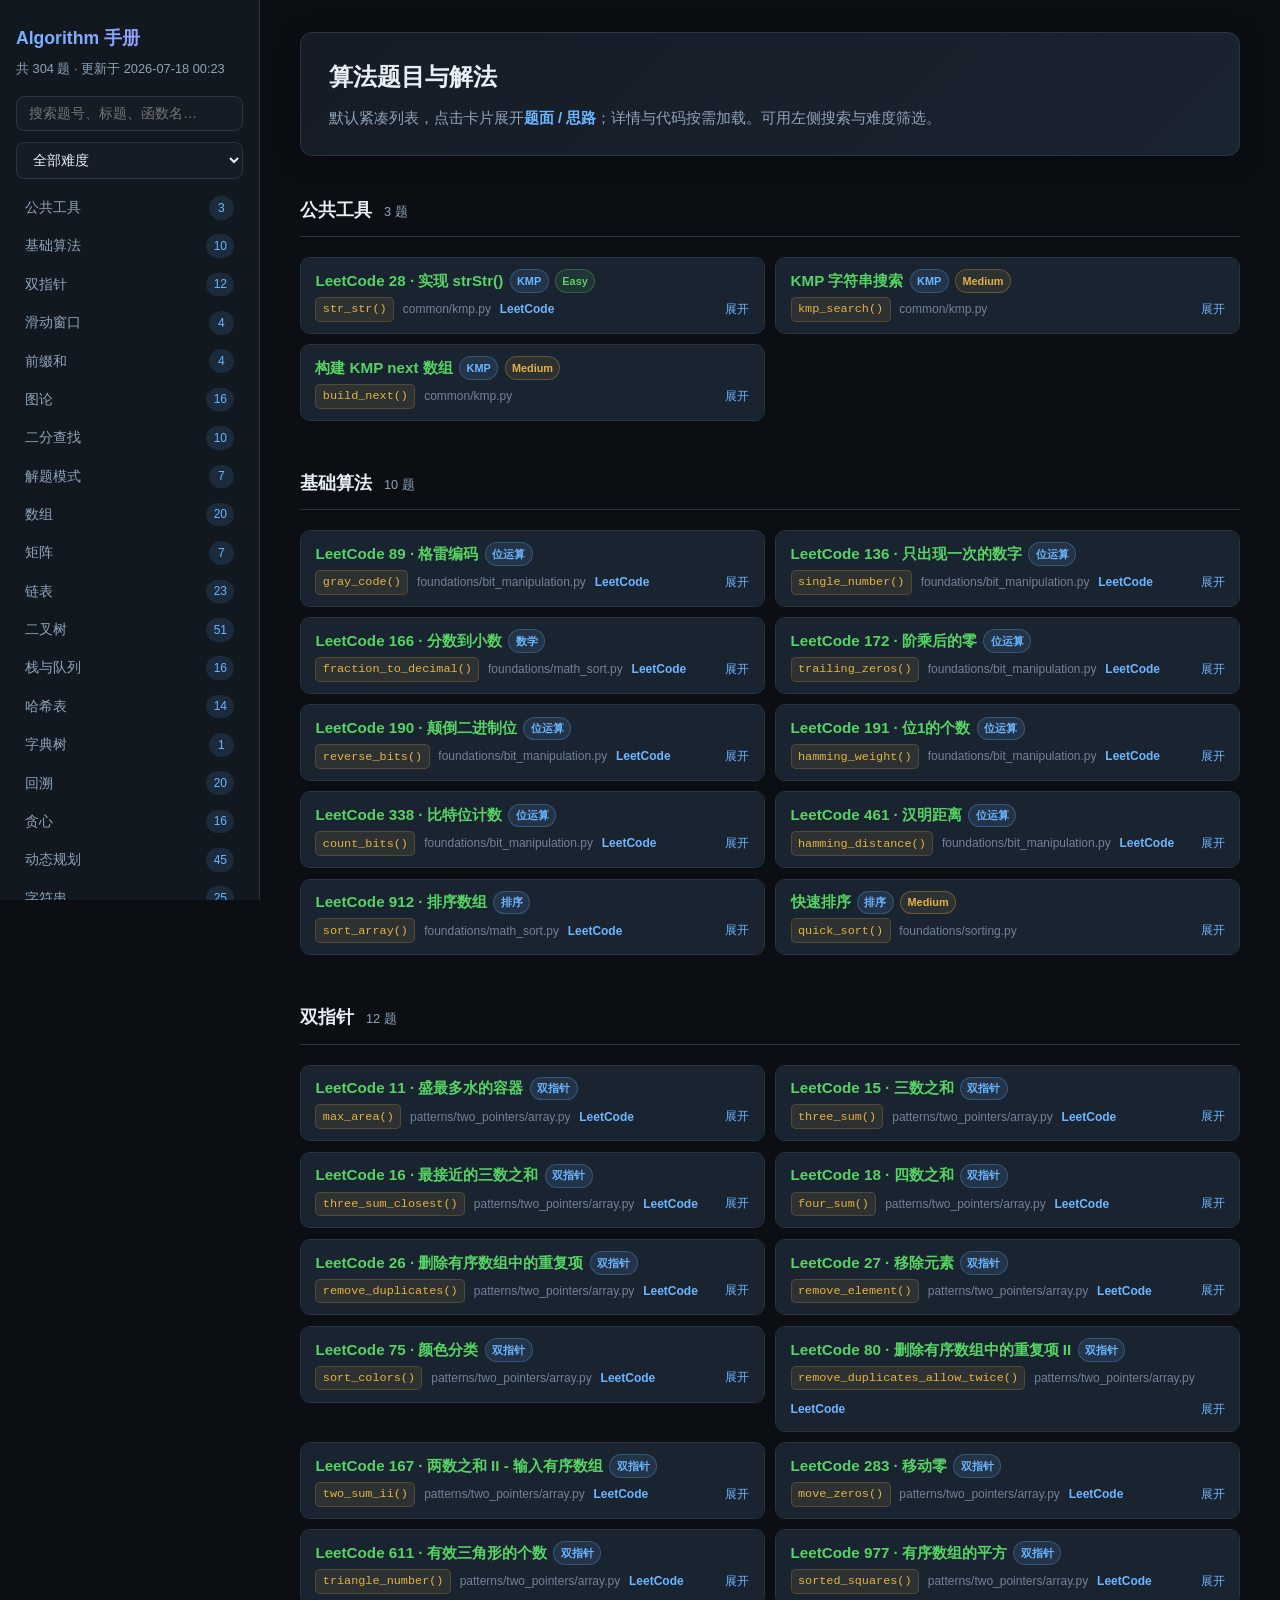
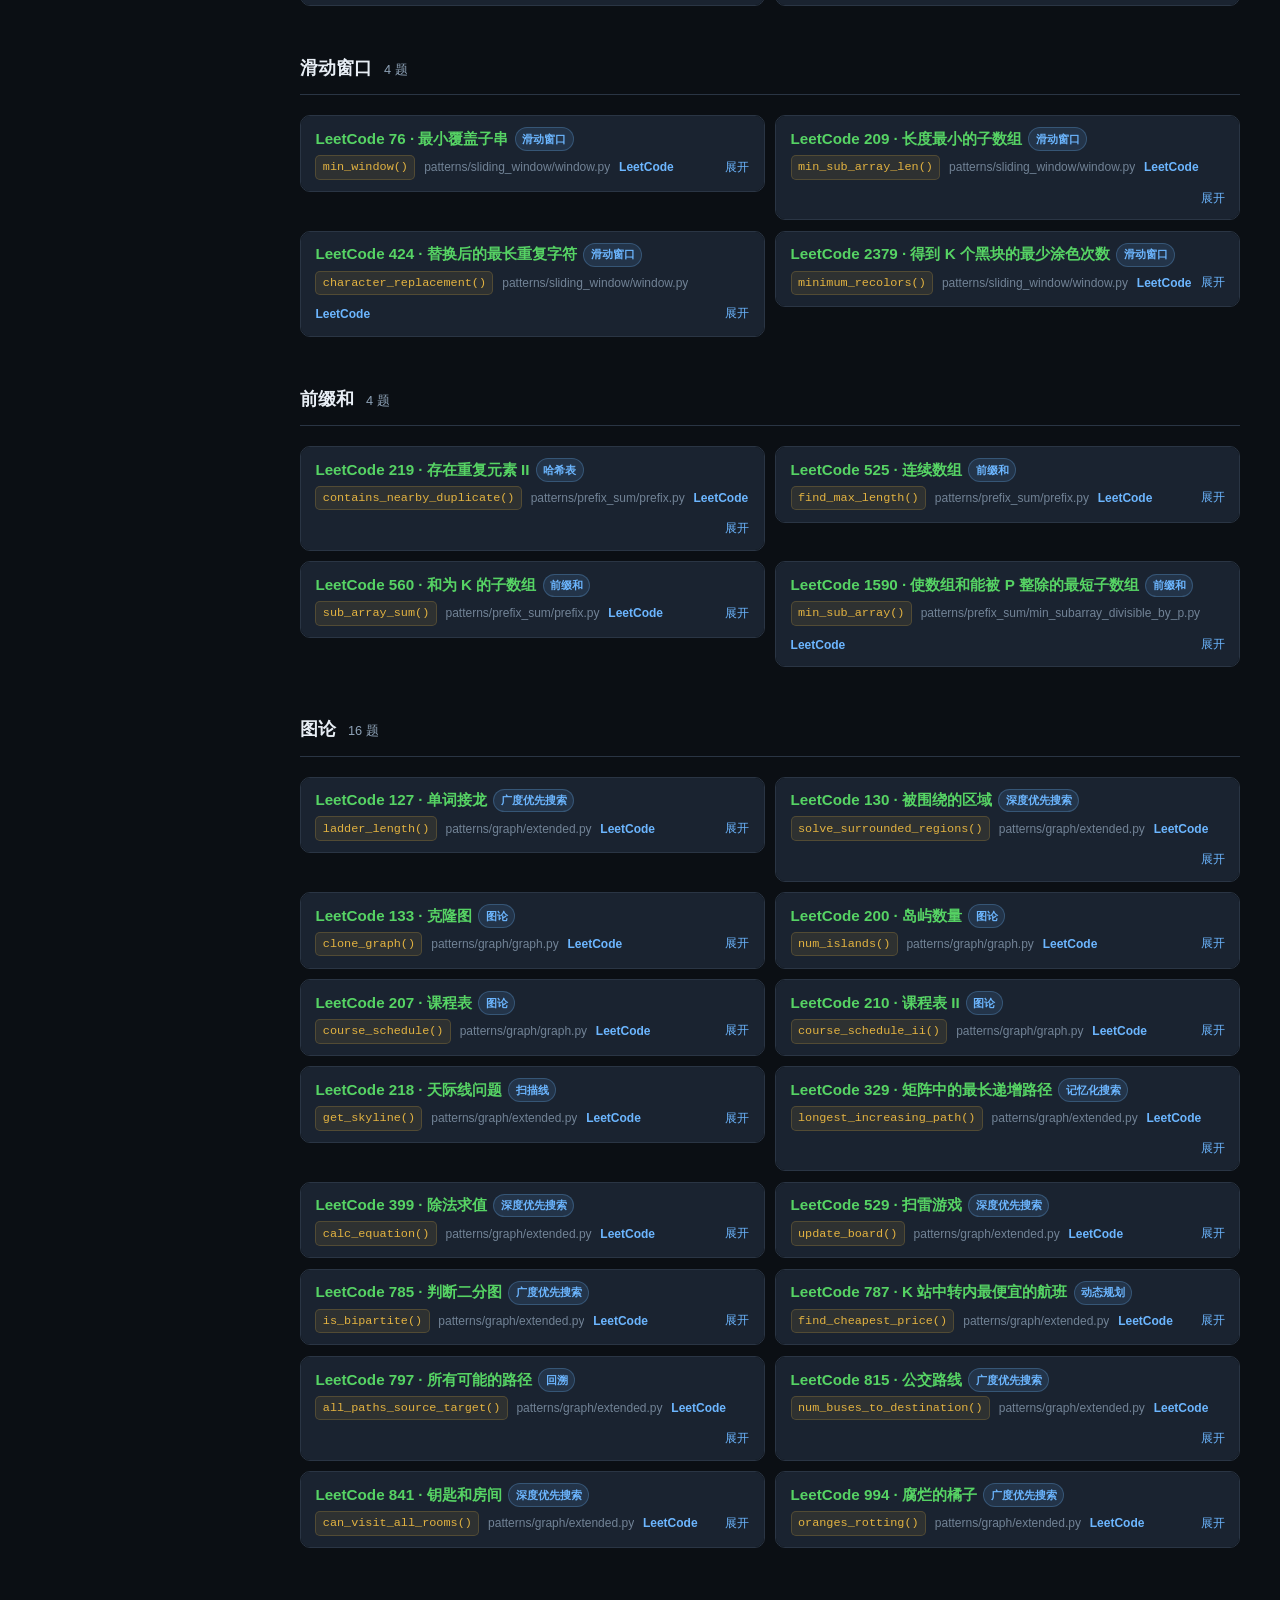
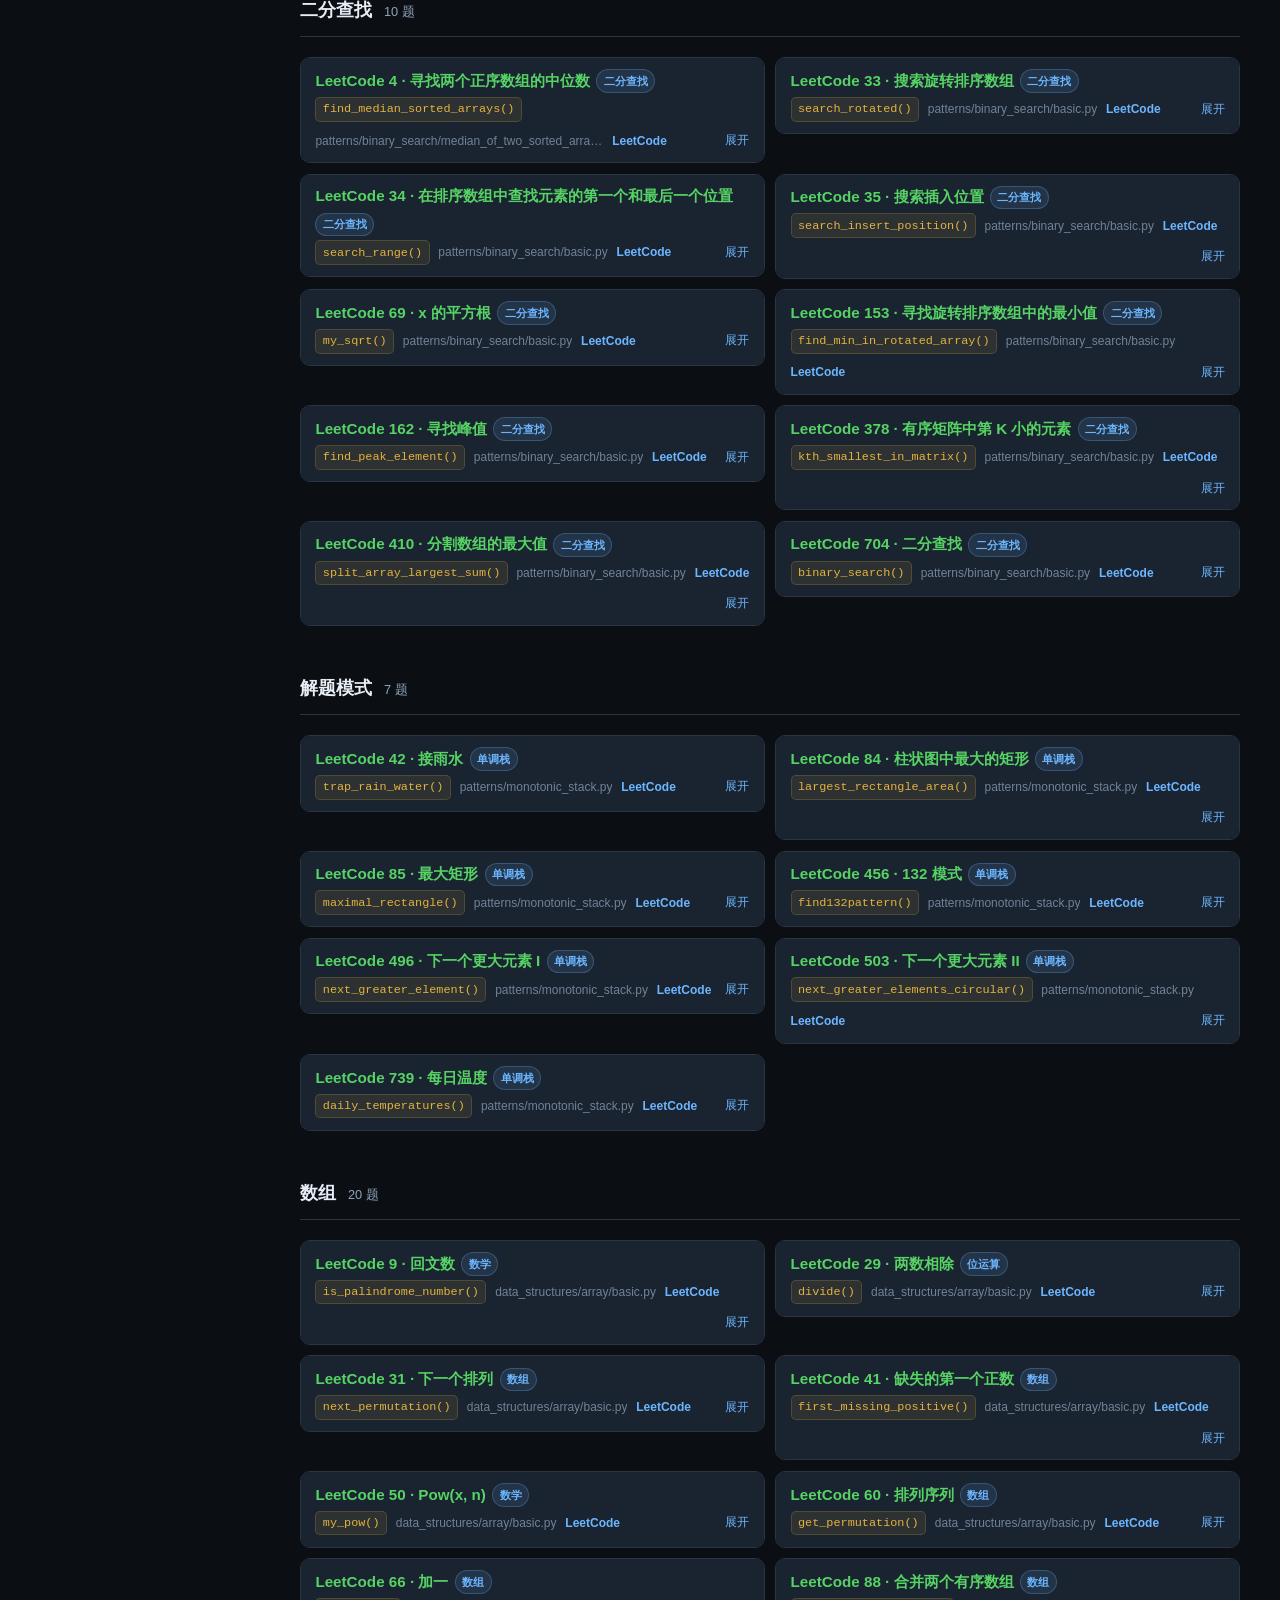
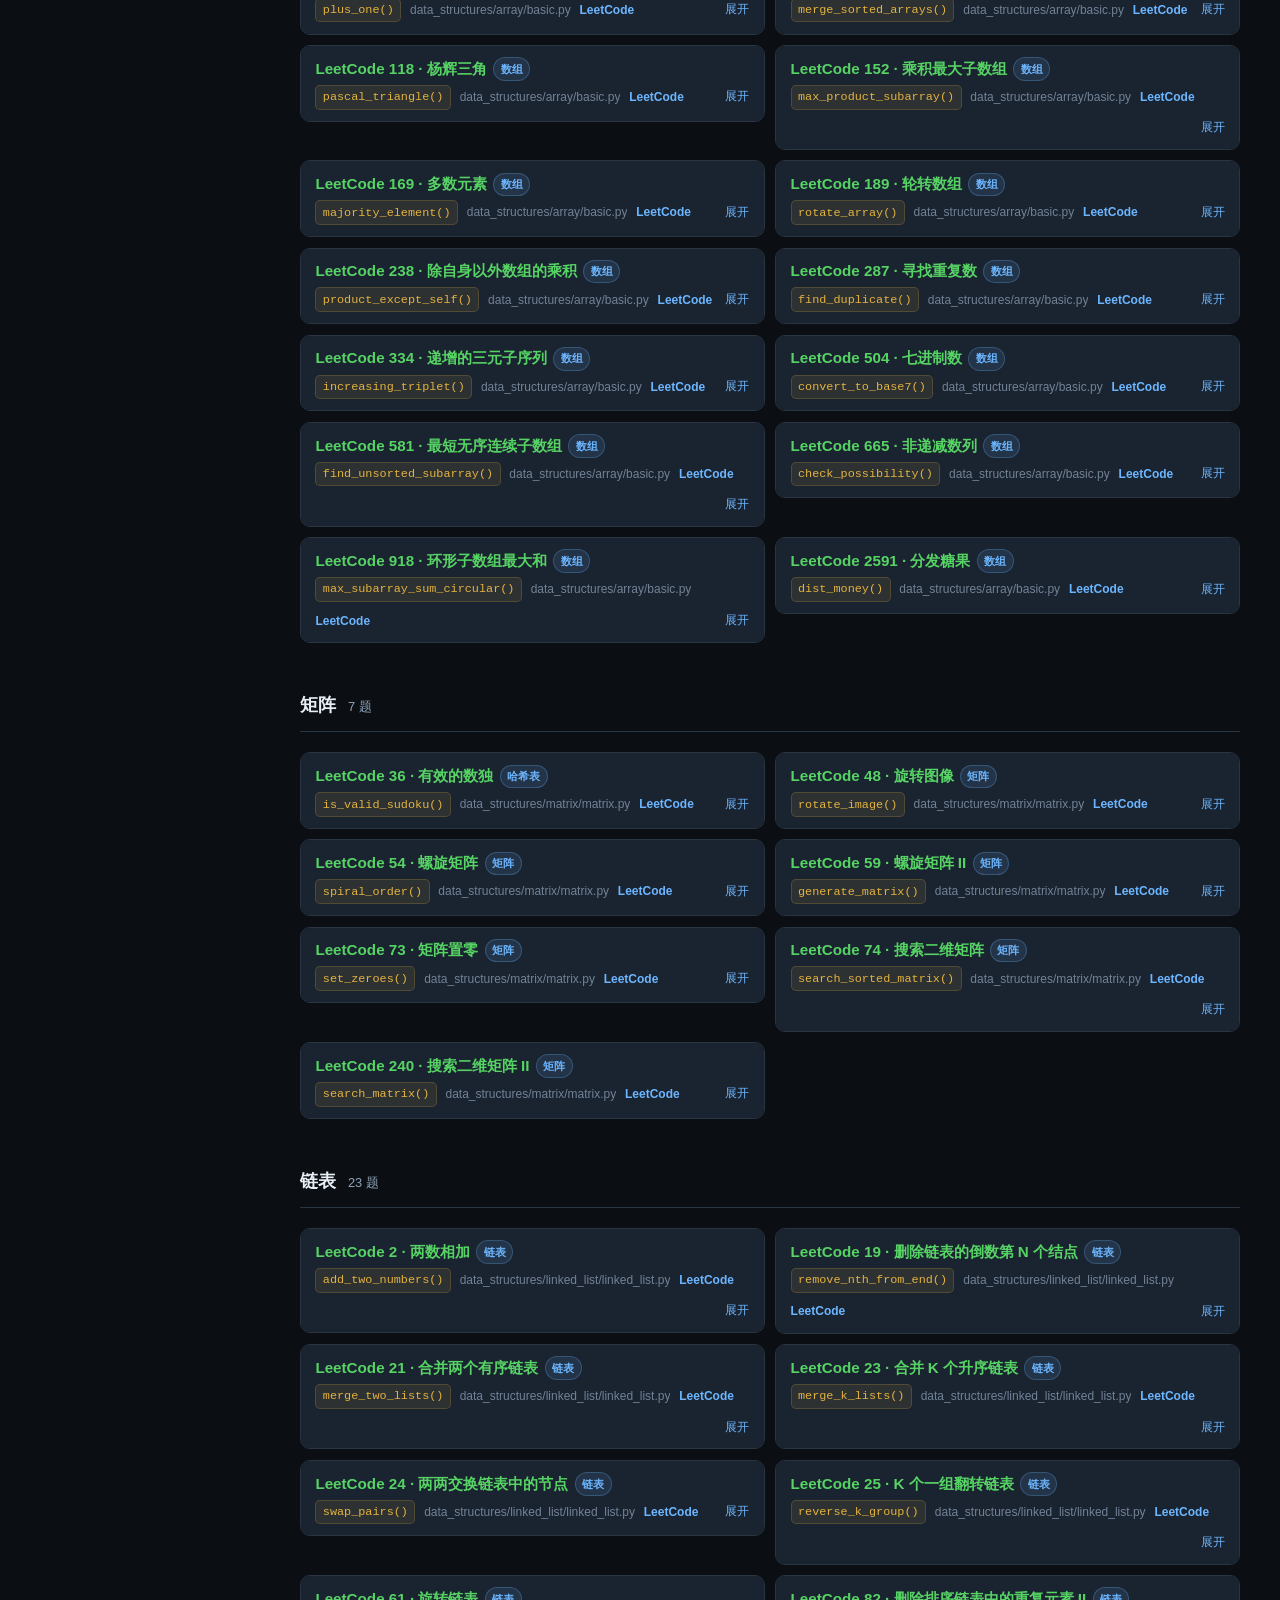
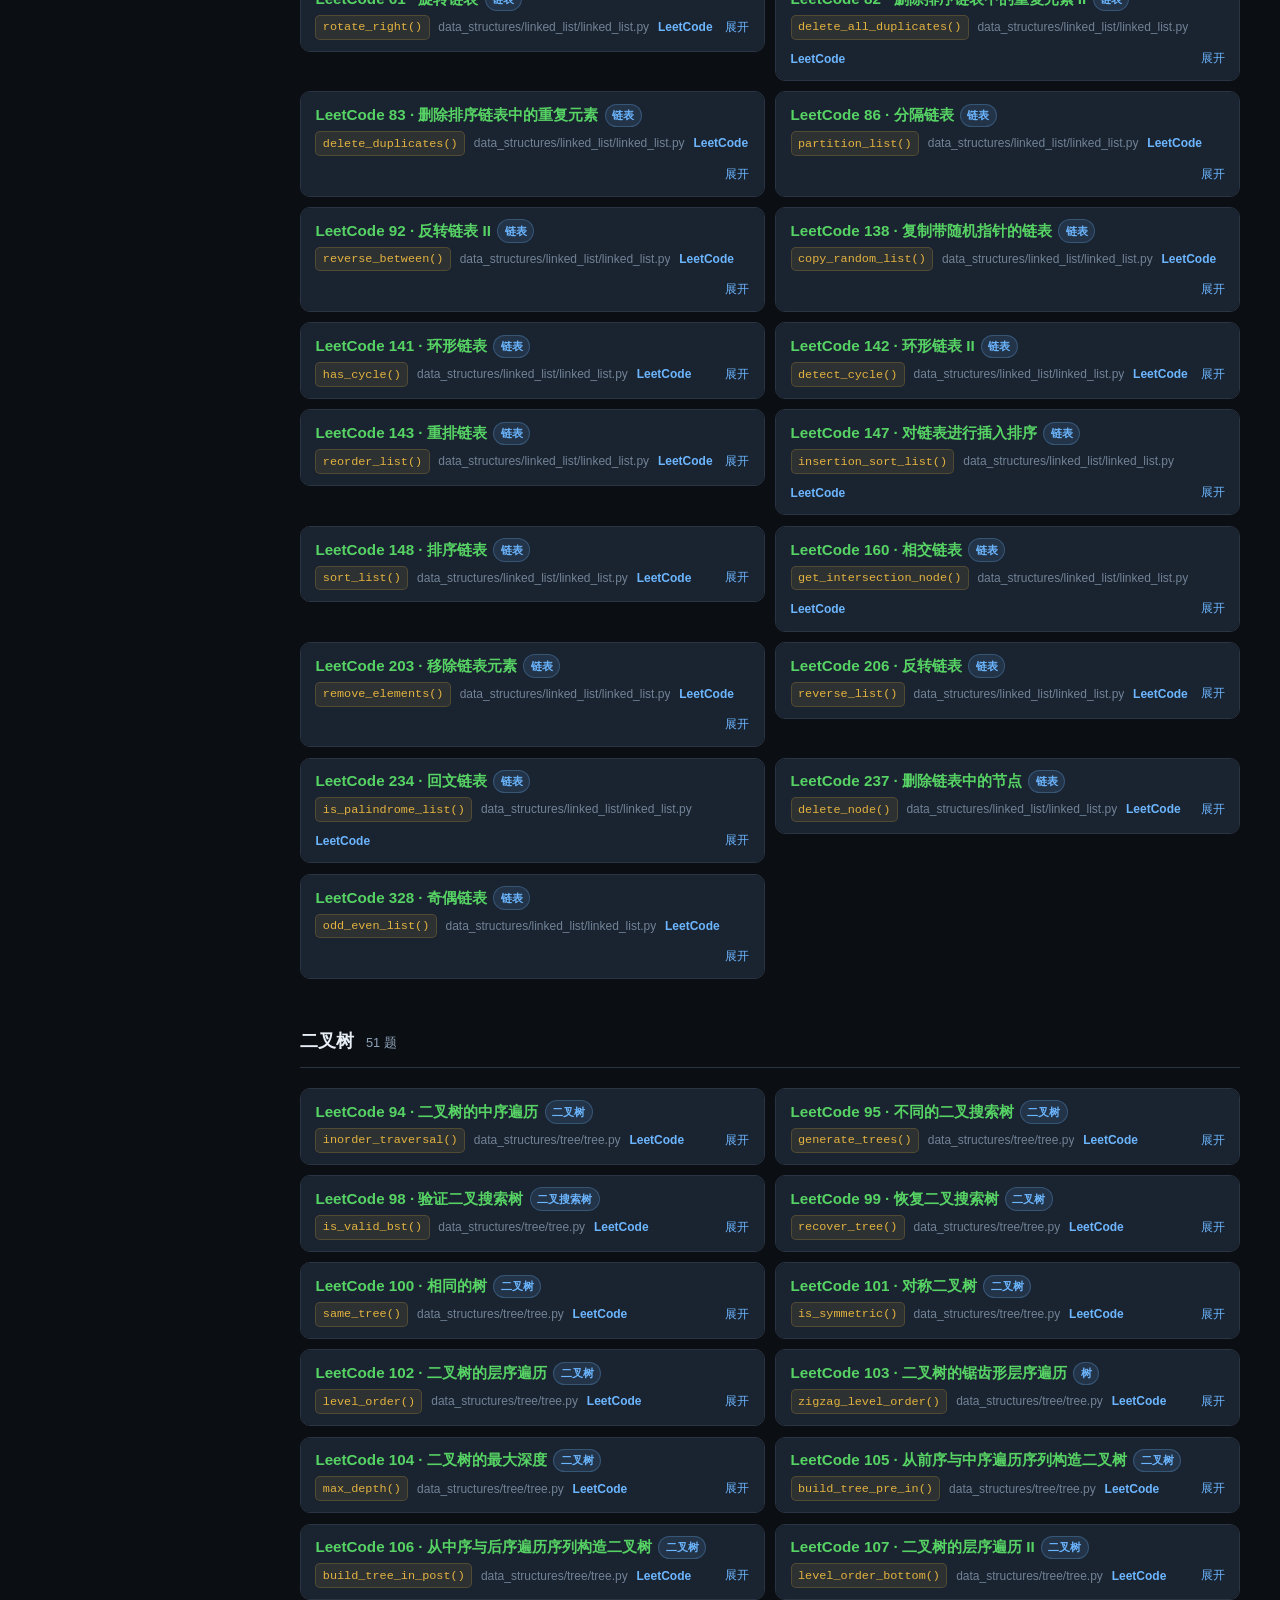
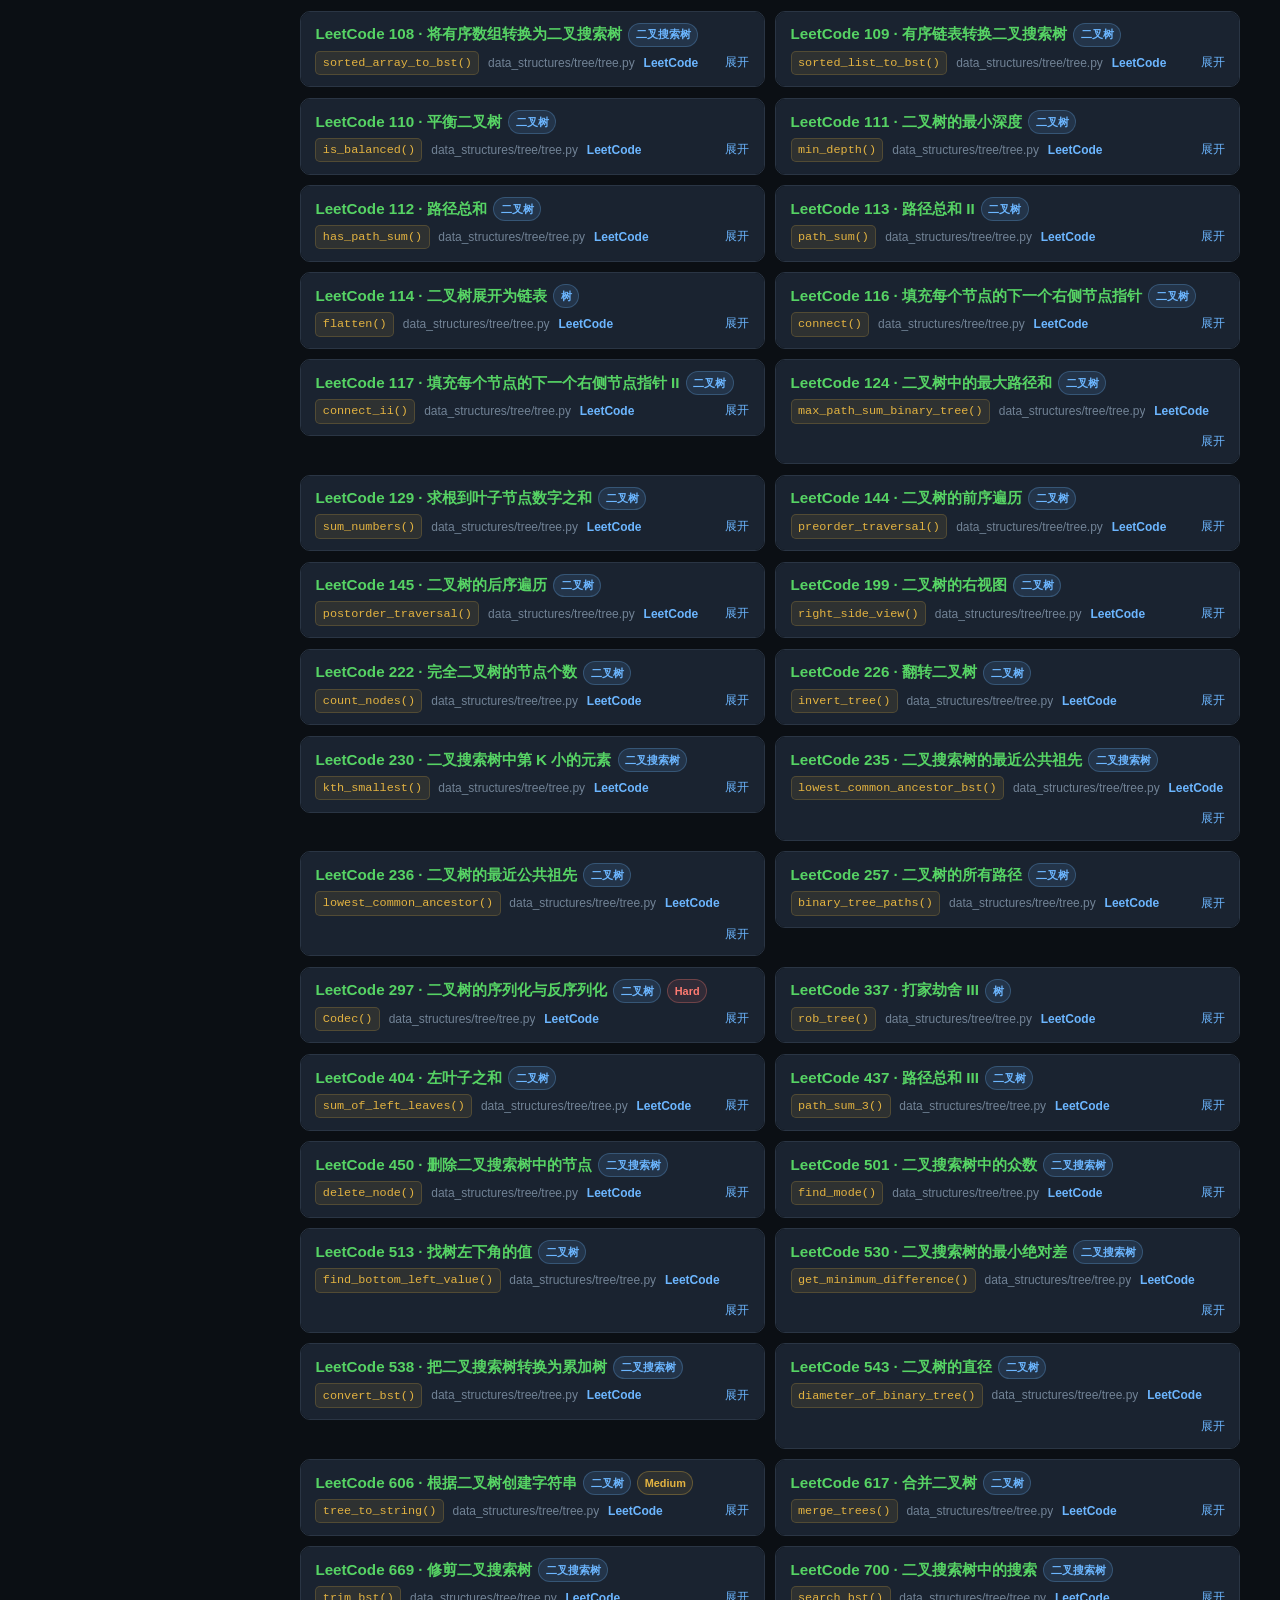
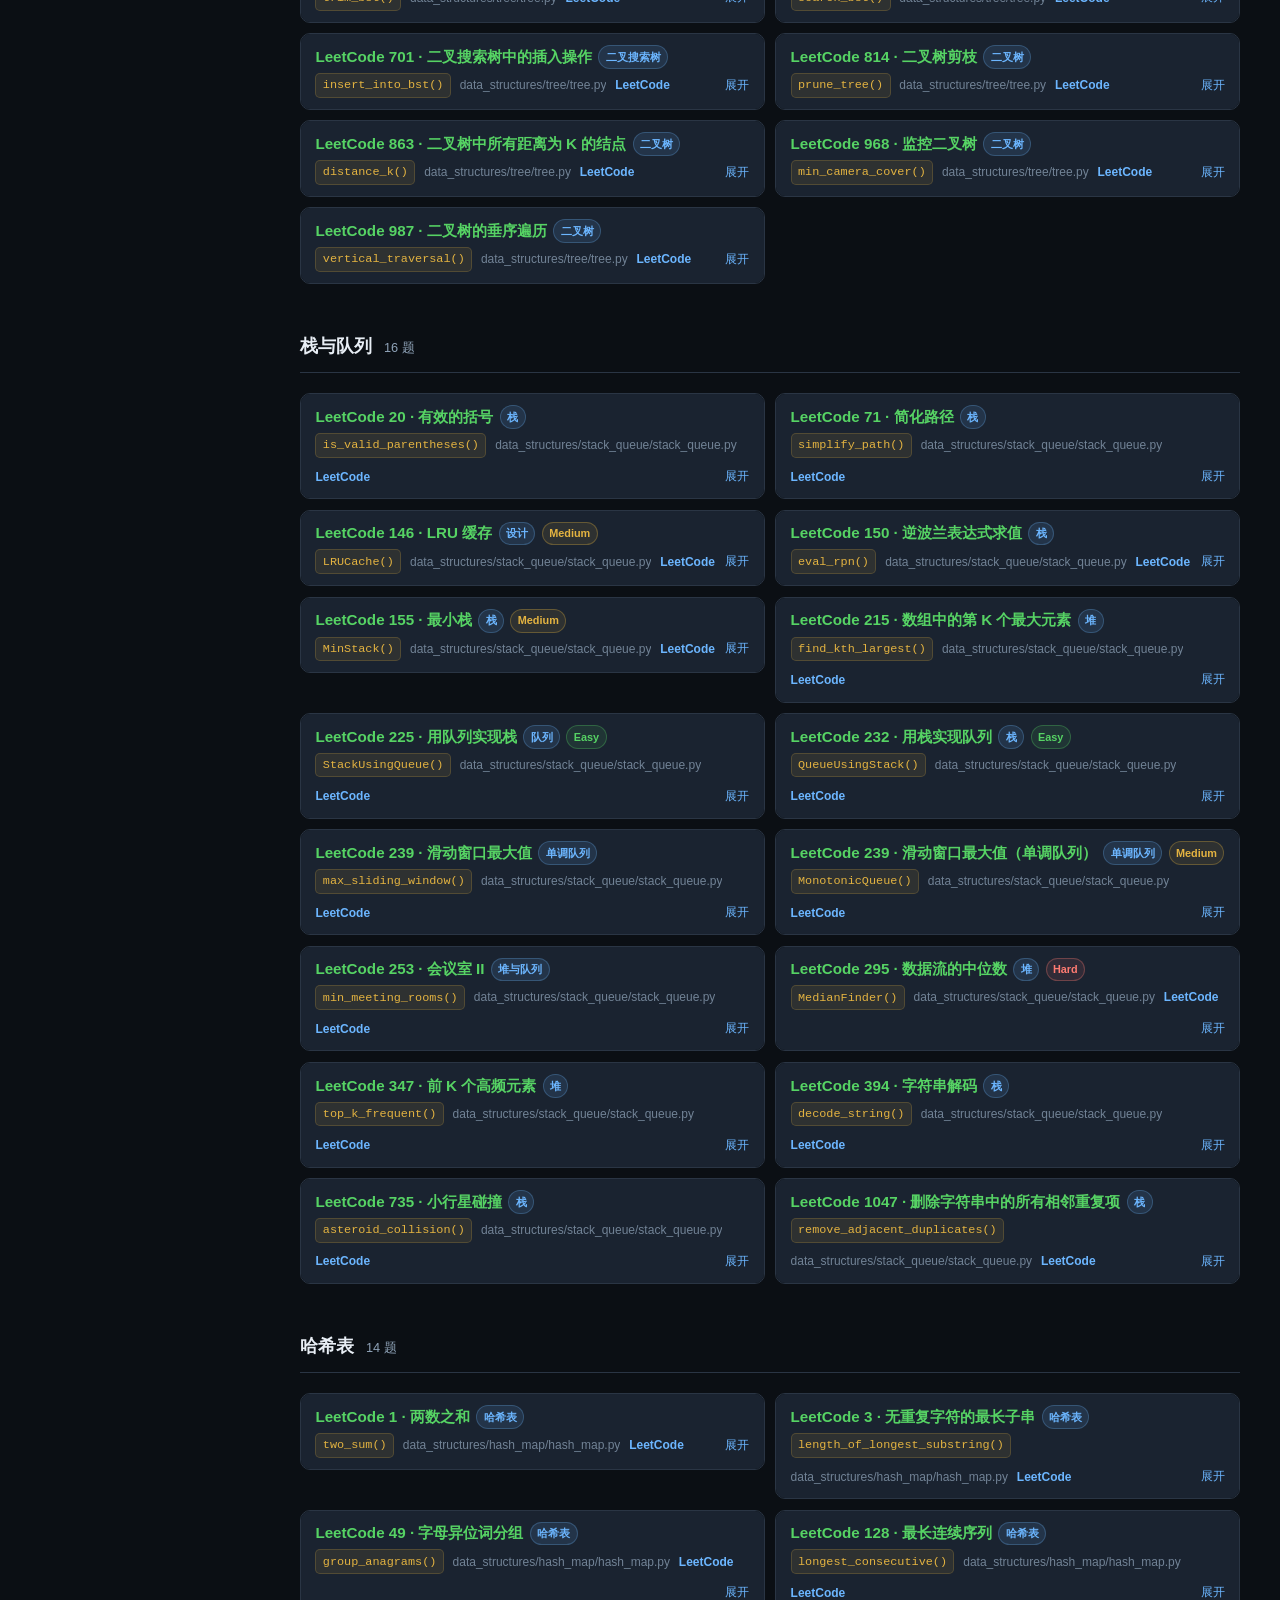
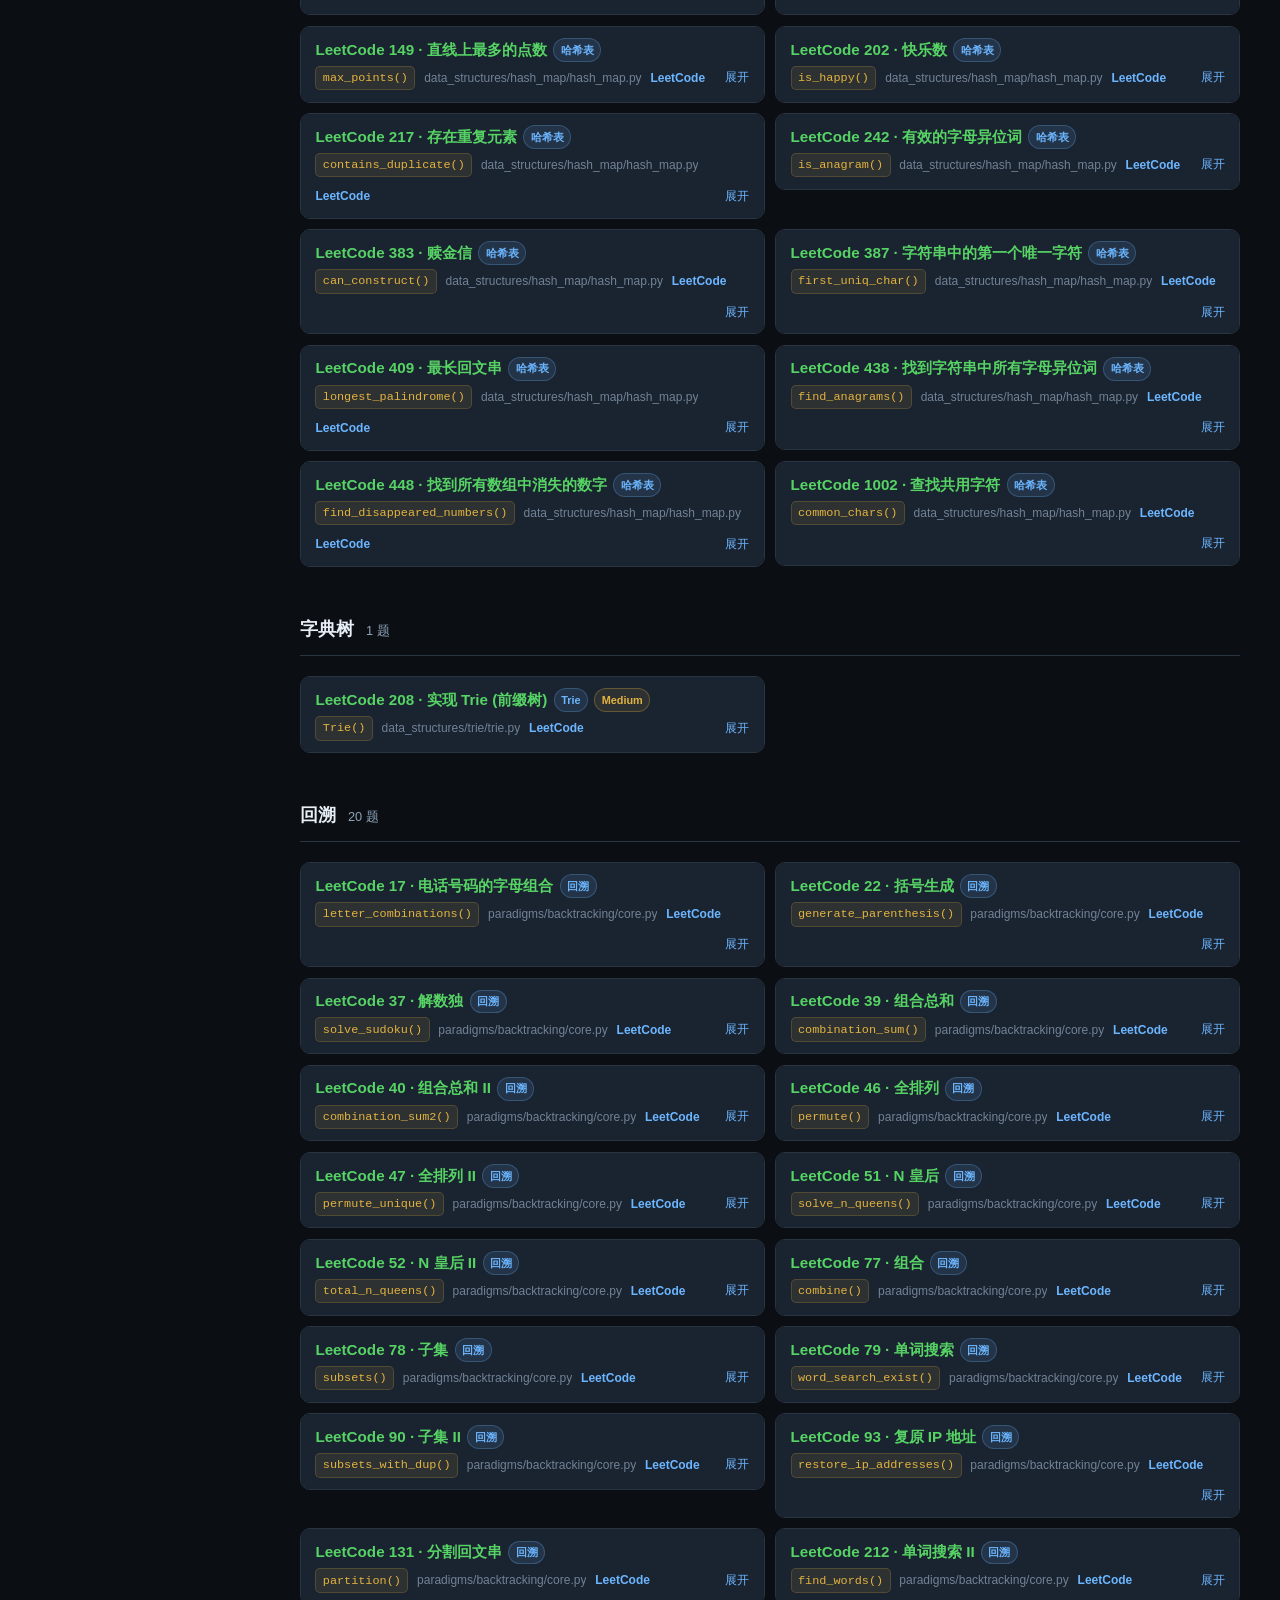
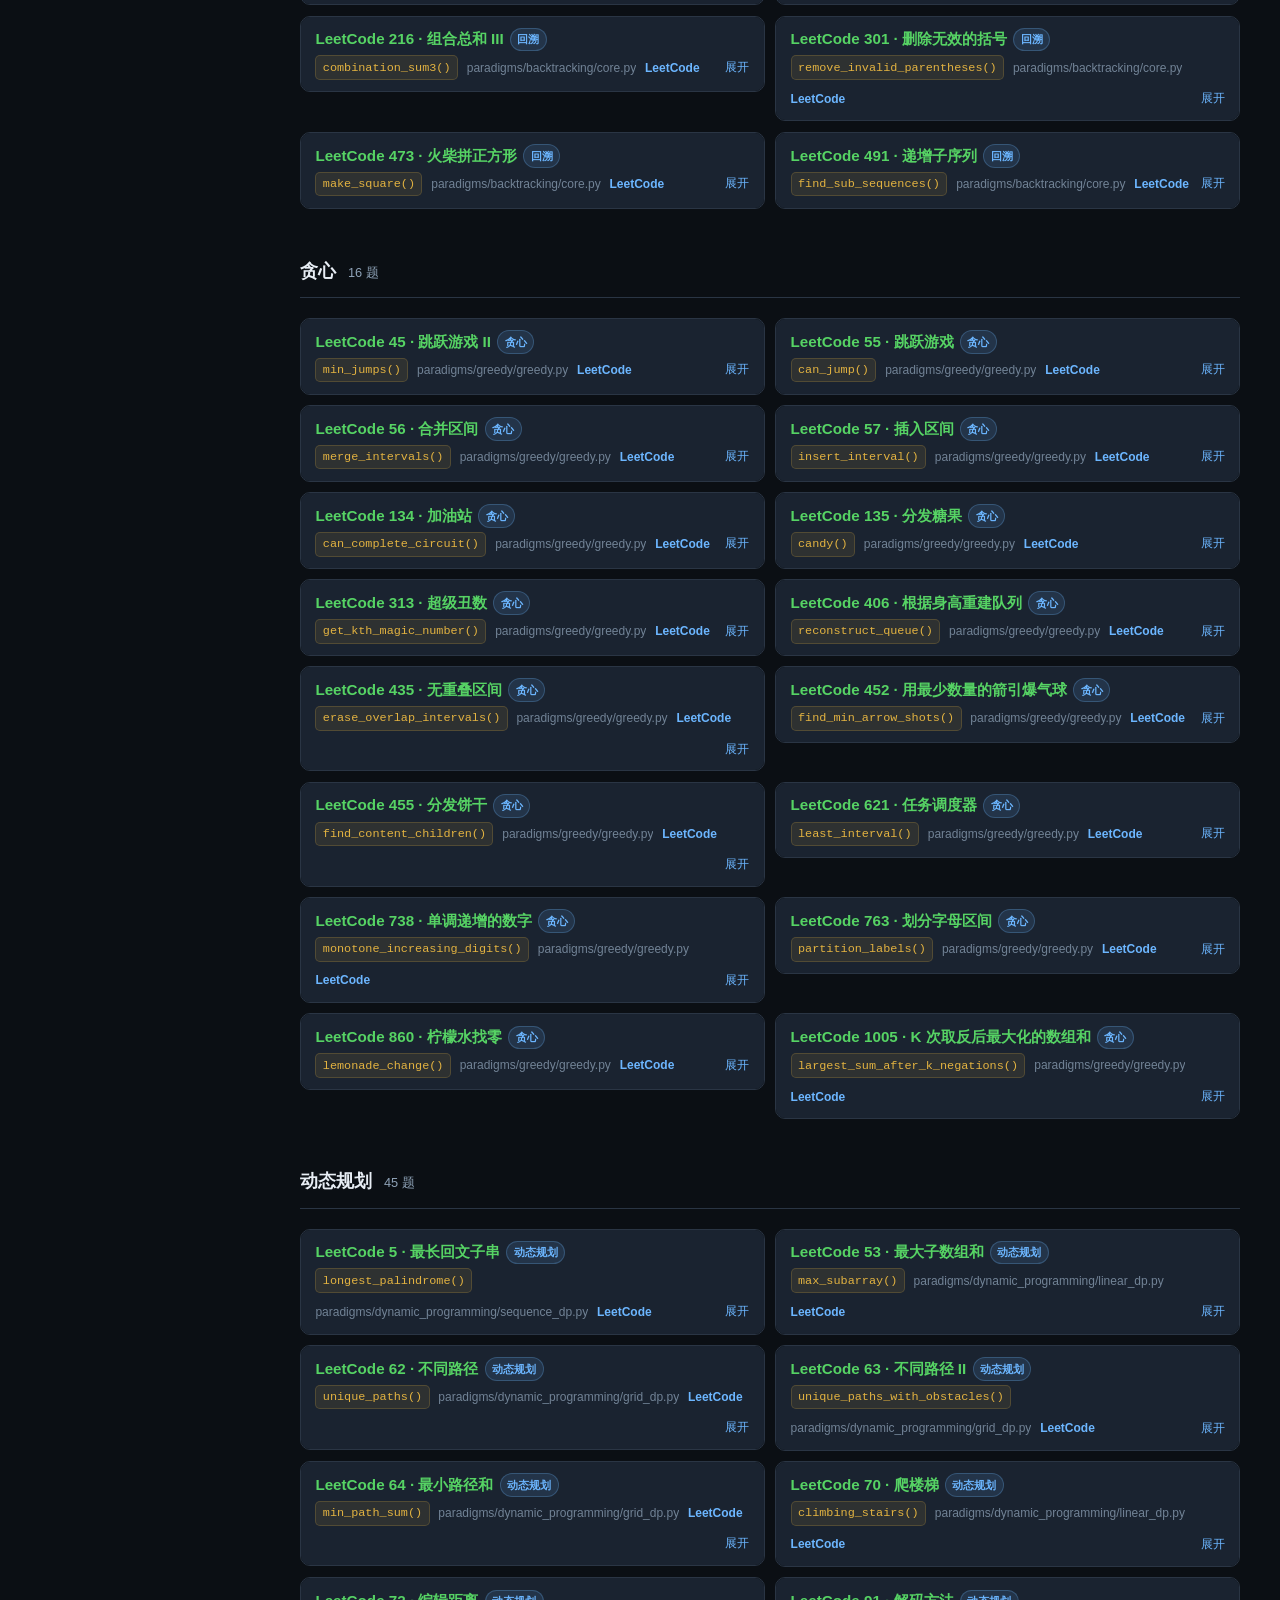
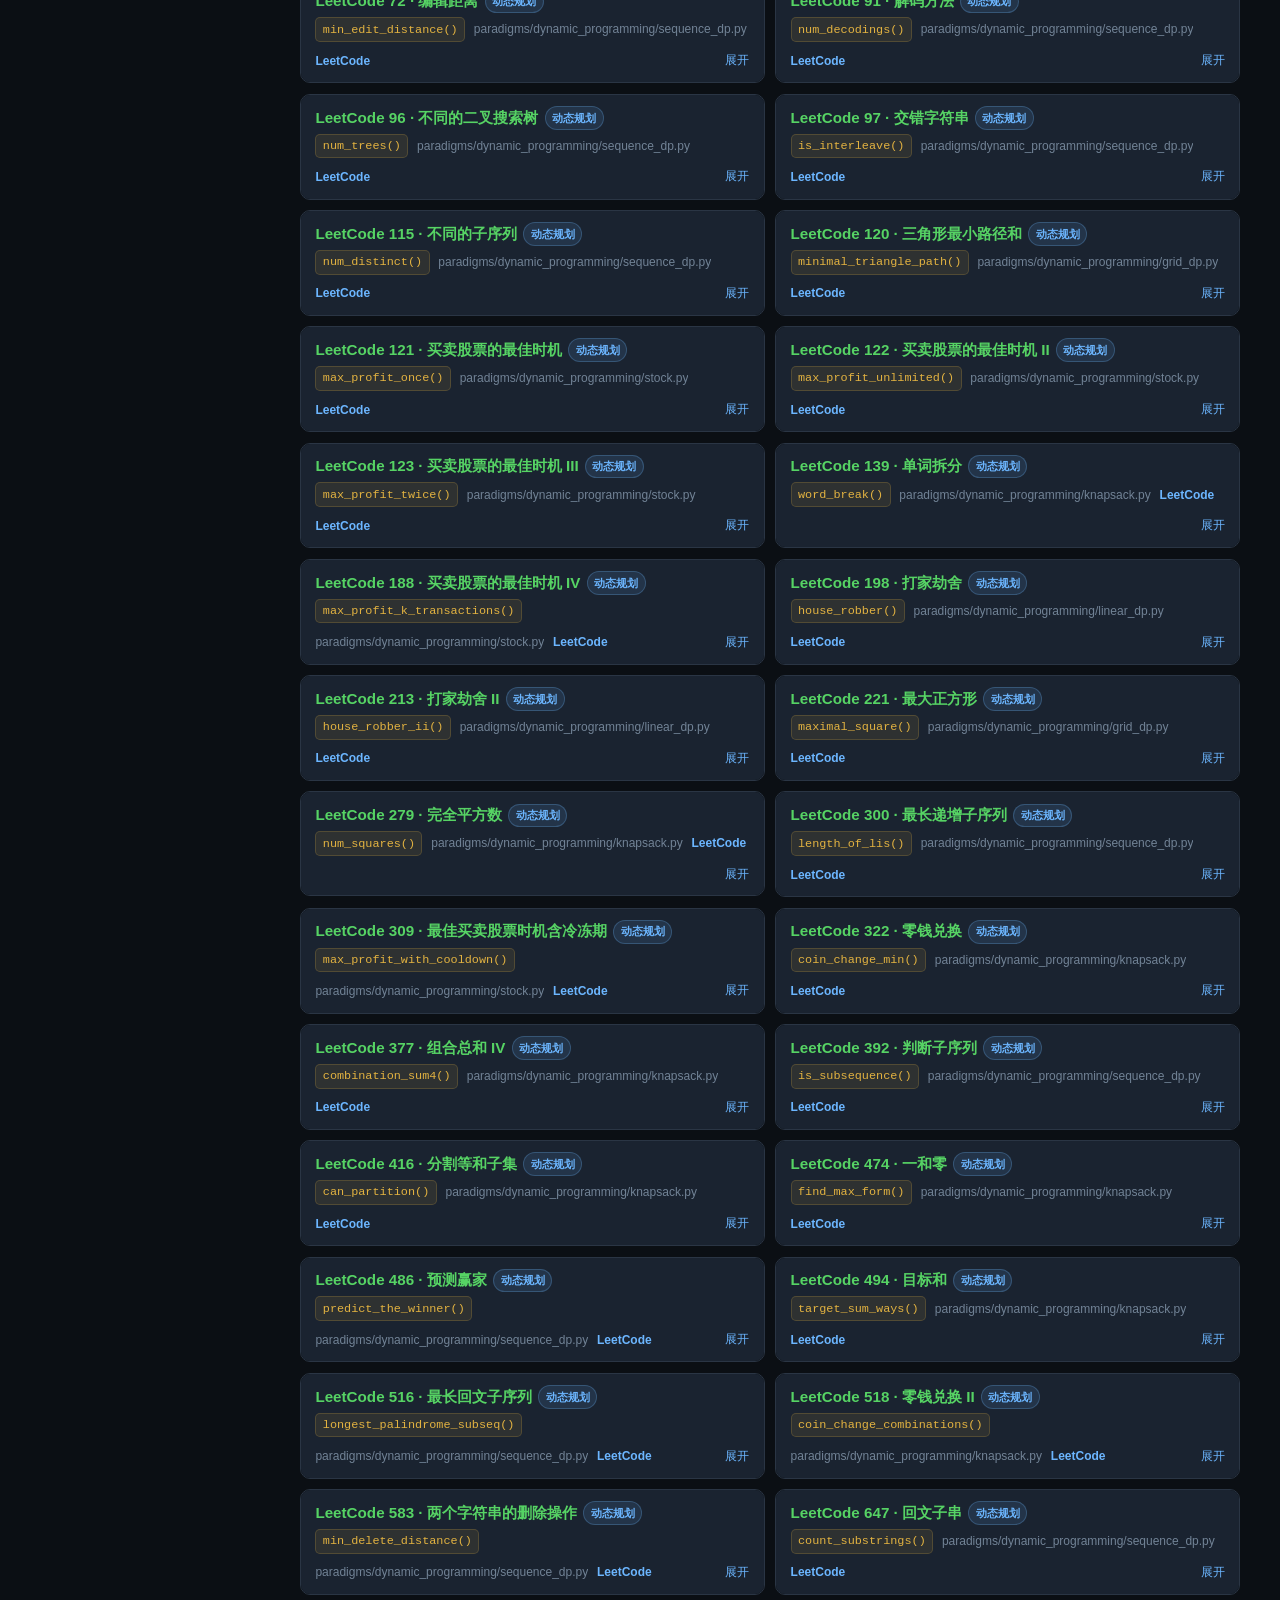
<file: catalog/index.html>
<!DOCTYPE html>
<html lang="zh-CN">
<head>
  <meta charset="UTF-8">
  <meta name="viewport" content="width=device-width, initial-scale=1.0">
  <title>Algorithm 题目手册</title>
  <link rel="stylesheet" href="./catalog.css">
</head>
<body>
  <div class="layout">
    <nav>
      <h1>Algorithm 手册</h1>
      <div class="sub">共 304 题 · 更新于 2026-07-18 00:23</div>
      <input type="search" id="search" placeholder="搜索题号、标题、函数名…" autocomplete="off" /><select id="diff-filter" aria-label="难度筛选"><option value="all">全部难度</option><option value="Easy">Easy</option><option value="Medium">Medium</option><option value="Hard">Hard</option><option value="unset">未标注</option></select><a class="nav-link" href="#common">公共工具<span>3</span></a><a class="nav-link" href="#foundations">基础算法<span>10</span></a><a class="nav-link" href="#two-pointers">双指针<span>12</span></a><a class="nav-link" href="#sliding-window">滑动窗口<span>4</span></a><a class="nav-link" href="#prefix-sum">前缀和<span>4</span></a><a class="nav-link" href="#graph">图论<span>16</span></a><a class="nav-link" href="#binary-search">二分查找<span>10</span></a><a class="nav-link" href="#patterns">解题模式<span>7</span></a><a class="nav-link" href="#array">数组<span>20</span></a><a class="nav-link" href="#matrix">矩阵<span>7</span></a><a class="nav-link" href="#linked-list">链表<span>23</span></a><a class="nav-link" href="#tree">二叉树<span>51</span></a><a class="nav-link" href="#stack-queue">栈与队列<span>16</span></a><a class="nav-link" href="#hash-map">哈希表<span>14</span></a><a class="nav-link" href="#trie">字典树<span>1</span></a><a class="nav-link" href="#backtracking">回溯<span>20</span></a><a class="nav-link" href="#greedy">贪心<span>16</span></a><a class="nav-link" href="#dp">动态规划<span>45</span></a><a class="nav-link" href="#strings">字符串<span>25</span></a>
    </nav>
    <main>
      <div class="hero">
        <h2>算法题目与解法</h2>
        <p>默认紧凑列表，点击卡片展开<strong>题面 / 思路</strong>；详情与代码按需加载。可用左侧搜索与难度筛选。</p>
      </div>
      <div id="no-result" class="no-result">未找到匹配题目，请换个关键词试试。</div>
      
      <section class="section" id="common">
        <div class="section-head">
          <h2>公共工具</h2>
          <span class="section-count">3 题</span>
        </div>
        <div class="cards">
        <details class="card" id="lc-28-str-str" data-id="lc-28-str-str" data-title="leetcode 28 · 实现 strstr()" data-lc="28" data-fn="str_str" data-difficulty="Easy">
          <summary class="card-header">
            <div class="title-row">
              <h3>LeetCode 28 · 实现 strStr()</h3>
              <span class="tag">KMP</span><span class="tag tag-diff tag-easy">Easy</span>
            </div>
            <div class="meta">
              <code class="fn-name">str_str()</code>
              <span class="file-path">common/kmp.py</span>
              <a class="lc-link" href="https://leetcode.cn/problems/find-the-index-of-the-first-occurrence-in-a-string/" target="_blank" rel="noopener">LeetCode</a>
              <span class="expand-hint">展开</span>
            </div>
          </summary>
          <div class="card-body"><p class="muted">加载中…</p></div>
        </details>
        <details class="card" id="fn-kmp-search" data-id="fn-kmp-search" data-title="kmp 字符串搜索" data-lc="" data-fn="kmp_search" data-difficulty="Medium">
          <summary class="card-header">
            <div class="title-row">
              <h3>KMP 字符串搜索</h3>
              <span class="tag">KMP</span><span class="tag tag-diff tag-medium">Medium</span>
            </div>
            <div class="meta">
              <code class="fn-name">kmp_search()</code>
              <span class="file-path">common/kmp.py</span>
              
              <span class="expand-hint">展开</span>
            </div>
          </summary>
          <div class="card-body"><p class="muted">加载中…</p></div>
        </details>
        <details class="card" id="fn-build-next" data-id="fn-build-next" data-title="构建 kmp next 数组" data-lc="" data-fn="build_next" data-difficulty="Medium">
          <summary class="card-header">
            <div class="title-row">
              <h3>构建 KMP next 数组</h3>
              <span class="tag">KMP</span><span class="tag tag-diff tag-medium">Medium</span>
            </div>
            <div class="meta">
              <code class="fn-name">build_next()</code>
              <span class="file-path">common/kmp.py</span>
              
              <span class="expand-hint">展开</span>
            </div>
          </summary>
          <div class="card-body"><p class="muted">加载中…</p></div>
        </details></div>
      </section>
      <section class="section" id="foundations">
        <div class="section-head">
          <h2>基础算法</h2>
          <span class="section-count">10 题</span>
        </div>
        <div class="cards">
        <details class="card" id="lc-89-gray-code" data-id="lc-89-gray-code" data-title="leetcode 89 · 格雷编码" data-lc="89" data-fn="gray_code" data-difficulty="unset">
          <summary class="card-header">
            <div class="title-row">
              <h3>LeetCode 89 · 格雷编码</h3>
              <span class="tag">位运算</span>
            </div>
            <div class="meta">
              <code class="fn-name">gray_code()</code>
              <span class="file-path">foundations/bit_manipulation.py</span>
              <a class="lc-link" href="https://leetcode.cn/problemset/?search=89" target="_blank" rel="noopener">LeetCode</a>
              <span class="expand-hint">展开</span>
            </div>
          </summary>
          <div class="card-body"><p class="muted">加载中…</p></div>
        </details>
        <details class="card" id="lc-136-single-number" data-id="lc-136-single-number" data-title="leetcode 136 · 只出现一次的数字" data-lc="136" data-fn="single_number" data-difficulty="unset">
          <summary class="card-header">
            <div class="title-row">
              <h3>LeetCode 136 · 只出现一次的数字</h3>
              <span class="tag">位运算</span>
            </div>
            <div class="meta">
              <code class="fn-name">single_number()</code>
              <span class="file-path">foundations/bit_manipulation.py</span>
              <a class="lc-link" href="https://leetcode.cn/problemset/?search=136" target="_blank" rel="noopener">LeetCode</a>
              <span class="expand-hint">展开</span>
            </div>
          </summary>
          <div class="card-body"><p class="muted">加载中…</p></div>
        </details>
        <details class="card" id="lc-166-fraction-to-decimal" data-id="lc-166-fraction-to-decimal" data-title="leetcode 166 · 分数到小数" data-lc="166" data-fn="fraction_to_decimal" data-difficulty="unset">
          <summary class="card-header">
            <div class="title-row">
              <h3>LeetCode 166 · 分数到小数</h3>
              <span class="tag">数学</span>
            </div>
            <div class="meta">
              <code class="fn-name">fraction_to_decimal()</code>
              <span class="file-path">foundations/math_sort.py</span>
              <a class="lc-link" href="https://leetcode.cn/problemset/?search=166" target="_blank" rel="noopener">LeetCode</a>
              <span class="expand-hint">展开</span>
            </div>
          </summary>
          <div class="card-body"><p class="muted">加载中…</p></div>
        </details>
        <details class="card" id="lc-172-trailing-zeros" data-id="lc-172-trailing-zeros" data-title="leetcode 172 · 阶乘后的零" data-lc="172" data-fn="trailing_zeros" data-difficulty="unset">
          <summary class="card-header">
            <div class="title-row">
              <h3>LeetCode 172 · 阶乘后的零</h3>
              <span class="tag">位运算</span>
            </div>
            <div class="meta">
              <code class="fn-name">trailing_zeros()</code>
              <span class="file-path">foundations/bit_manipulation.py</span>
              <a class="lc-link" href="https://leetcode.cn/problemset/?search=172" target="_blank" rel="noopener">LeetCode</a>
              <span class="expand-hint">展开</span>
            </div>
          </summary>
          <div class="card-body"><p class="muted">加载中…</p></div>
        </details>
        <details class="card" id="lc-190-reverse-bits" data-id="lc-190-reverse-bits" data-title="leetcode 190 · 颠倒二进制位" data-lc="190" data-fn="reverse_bits" data-difficulty="unset">
          <summary class="card-header">
            <div class="title-row">
              <h3>LeetCode 190 · 颠倒二进制位</h3>
              <span class="tag">位运算</span>
            </div>
            <div class="meta">
              <code class="fn-name">reverse_bits()</code>
              <span class="file-path">foundations/bit_manipulation.py</span>
              <a class="lc-link" href="https://leetcode.cn/problemset/?search=190" target="_blank" rel="noopener">LeetCode</a>
              <span class="expand-hint">展开</span>
            </div>
          </summary>
          <div class="card-body"><p class="muted">加载中…</p></div>
        </details>
        <details class="card" id="lc-191-hamming-weight" data-id="lc-191-hamming-weight" data-title="leetcode 191 · 位1的个数" data-lc="191" data-fn="hamming_weight" data-difficulty="unset">
          <summary class="card-header">
            <div class="title-row">
              <h3>LeetCode 191 · 位1的个数</h3>
              <span class="tag">位运算</span>
            </div>
            <div class="meta">
              <code class="fn-name">hamming_weight()</code>
              <span class="file-path">foundations/bit_manipulation.py</span>
              <a class="lc-link" href="https://leetcode.cn/problemset/?search=191" target="_blank" rel="noopener">LeetCode</a>
              <span class="expand-hint">展开</span>
            </div>
          </summary>
          <div class="card-body"><p class="muted">加载中…</p></div>
        </details>
        <details class="card" id="lc-338-count-bits" data-id="lc-338-count-bits" data-title="leetcode 338 · 比特位计数" data-lc="338" data-fn="count_bits" data-difficulty="unset">
          <summary class="card-header">
            <div class="title-row">
              <h3>LeetCode 338 · 比特位计数</h3>
              <span class="tag">位运算</span>
            </div>
            <div class="meta">
              <code class="fn-name">count_bits()</code>
              <span class="file-path">foundations/bit_manipulation.py</span>
              <a class="lc-link" href="https://leetcode.cn/problemset/?search=338" target="_blank" rel="noopener">LeetCode</a>
              <span class="expand-hint">展开</span>
            </div>
          </summary>
          <div class="card-body"><p class="muted">加载中…</p></div>
        </details>
        <details class="card" id="lc-461-hamming-distance" data-id="lc-461-hamming-distance" data-title="leetcode 461 · 汉明距离" data-lc="461" data-fn="hamming_distance" data-difficulty="unset">
          <summary class="card-header">
            <div class="title-row">
              <h3>LeetCode 461 · 汉明距离</h3>
              <span class="tag">位运算</span>
            </div>
            <div class="meta">
              <code class="fn-name">hamming_distance()</code>
              <span class="file-path">foundations/bit_manipulation.py</span>
              <a class="lc-link" href="https://leetcode.cn/problemset/?search=461" target="_blank" rel="noopener">LeetCode</a>
              <span class="expand-hint">展开</span>
            </div>
          </summary>
          <div class="card-body"><p class="muted">加载中…</p></div>
        </details>
        <details class="card" id="lc-912-sort-array" data-id="lc-912-sort-array" data-title="leetcode 912 · 排序数组" data-lc="912" data-fn="sort_array" data-difficulty="unset">
          <summary class="card-header">
            <div class="title-row">
              <h3>LeetCode 912 · 排序数组</h3>
              <span class="tag">排序</span>
            </div>
            <div class="meta">
              <code class="fn-name">sort_array()</code>
              <span class="file-path">foundations/math_sort.py</span>
              <a class="lc-link" href="https://leetcode.cn/problemset/?search=912" target="_blank" rel="noopener">LeetCode</a>
              <span class="expand-hint">展开</span>
            </div>
          </summary>
          <div class="card-body"><p class="muted">加载中…</p></div>
        </details>
        <details class="card" id="fn-quick-sort" data-id="fn-quick-sort" data-title="快速排序" data-lc="" data-fn="quick_sort" data-difficulty="Medium">
          <summary class="card-header">
            <div class="title-row">
              <h3>快速排序</h3>
              <span class="tag">排序</span><span class="tag tag-diff tag-medium">Medium</span>
            </div>
            <div class="meta">
              <code class="fn-name">quick_sort()</code>
              <span class="file-path">foundations/sorting.py</span>
              
              <span class="expand-hint">展开</span>
            </div>
          </summary>
          <div class="card-body"><p class="muted">加载中…</p></div>
        </details></div>
      </section>
      <section class="section" id="two-pointers">
        <div class="section-head">
          <h2>双指针</h2>
          <span class="section-count">12 题</span>
        </div>
        <div class="cards">
        <details class="card" id="lc-11-max-area" data-id="lc-11-max-area" data-title="leetcode 11 · 盛最多水的容器" data-lc="11" data-fn="max_area" data-difficulty="unset">
          <summary class="card-header">
            <div class="title-row">
              <h3>LeetCode 11 · 盛最多水的容器</h3>
              <span class="tag">双指针</span>
            </div>
            <div class="meta">
              <code class="fn-name">max_area()</code>
              <span class="file-path">patterns/two_pointers/array.py</span>
              <a class="lc-link" href="https://leetcode.cn/problemset/?search=11" target="_blank" rel="noopener">LeetCode</a>
              <span class="expand-hint">展开</span>
            </div>
          </summary>
          <div class="card-body"><p class="muted">加载中…</p></div>
        </details>
        <details class="card" id="lc-15-three-sum" data-id="lc-15-three-sum" data-title="leetcode 15 · 三数之和" data-lc="15" data-fn="three_sum" data-difficulty="unset">
          <summary class="card-header">
            <div class="title-row">
              <h3>LeetCode 15 · 三数之和</h3>
              <span class="tag">双指针</span>
            </div>
            <div class="meta">
              <code class="fn-name">three_sum()</code>
              <span class="file-path">patterns/two_pointers/array.py</span>
              <a class="lc-link" href="https://leetcode.cn/problemset/?search=15" target="_blank" rel="noopener">LeetCode</a>
              <span class="expand-hint">展开</span>
            </div>
          </summary>
          <div class="card-body"><p class="muted">加载中…</p></div>
        </details>
        <details class="card" id="lc-16-three-sum-closest" data-id="lc-16-three-sum-closest" data-title="leetcode 16 · 最接近的三数之和" data-lc="16" data-fn="three_sum_closest" data-difficulty="unset">
          <summary class="card-header">
            <div class="title-row">
              <h3>LeetCode 16 · 最接近的三数之和</h3>
              <span class="tag">双指针</span>
            </div>
            <div class="meta">
              <code class="fn-name">three_sum_closest()</code>
              <span class="file-path">patterns/two_pointers/array.py</span>
              <a class="lc-link" href="https://leetcode.cn/problemset/?search=16" target="_blank" rel="noopener">LeetCode</a>
              <span class="expand-hint">展开</span>
            </div>
          </summary>
          <div class="card-body"><p class="muted">加载中…</p></div>
        </details>
        <details class="card" id="lc-18-four-sum" data-id="lc-18-four-sum" data-title="leetcode 18 · 四数之和" data-lc="18" data-fn="four_sum" data-difficulty="unset">
          <summary class="card-header">
            <div class="title-row">
              <h3>LeetCode 18 · 四数之和</h3>
              <span class="tag">双指针</span>
            </div>
            <div class="meta">
              <code class="fn-name">four_sum()</code>
              <span class="file-path">patterns/two_pointers/array.py</span>
              <a class="lc-link" href="https://leetcode.cn/problemset/?search=18" target="_blank" rel="noopener">LeetCode</a>
              <span class="expand-hint">展开</span>
            </div>
          </summary>
          <div class="card-body"><p class="muted">加载中…</p></div>
        </details>
        <details class="card" id="lc-26-remove-duplicates" data-id="lc-26-remove-duplicates" data-title="leetcode 26 · 删除有序数组中的重复项" data-lc="26" data-fn="remove_duplicates" data-difficulty="unset">
          <summary class="card-header">
            <div class="title-row">
              <h3>LeetCode 26 · 删除有序数组中的重复项</h3>
              <span class="tag">双指针</span>
            </div>
            <div class="meta">
              <code class="fn-name">remove_duplicates()</code>
              <span class="file-path">patterns/two_pointers/array.py</span>
              <a class="lc-link" href="https://leetcode.cn/problemset/?search=26" target="_blank" rel="noopener">LeetCode</a>
              <span class="expand-hint">展开</span>
            </div>
          </summary>
          <div class="card-body"><p class="muted">加载中…</p></div>
        </details>
        <details class="card" id="lc-27-remove-element" data-id="lc-27-remove-element" data-title="leetcode 27 · 移除元素" data-lc="27" data-fn="remove_element" data-difficulty="unset">
          <summary class="card-header">
            <div class="title-row">
              <h3>LeetCode 27 · 移除元素</h3>
              <span class="tag">双指针</span>
            </div>
            <div class="meta">
              <code class="fn-name">remove_element()</code>
              <span class="file-path">patterns/two_pointers/array.py</span>
              <a class="lc-link" href="https://leetcode.cn/problemset/?search=27" target="_blank" rel="noopener">LeetCode</a>
              <span class="expand-hint">展开</span>
            </div>
          </summary>
          <div class="card-body"><p class="muted">加载中…</p></div>
        </details>
        <details class="card" id="lc-75-sort-colors" data-id="lc-75-sort-colors" data-title="leetcode 75 · 颜色分类" data-lc="75" data-fn="sort_colors" data-difficulty="unset">
          <summary class="card-header">
            <div class="title-row">
              <h3>LeetCode 75 · 颜色分类</h3>
              <span class="tag">双指针</span>
            </div>
            <div class="meta">
              <code class="fn-name">sort_colors()</code>
              <span class="file-path">patterns/two_pointers/array.py</span>
              <a class="lc-link" href="https://leetcode.cn/problemset/?search=75" target="_blank" rel="noopener">LeetCode</a>
              <span class="expand-hint">展开</span>
            </div>
          </summary>
          <div class="card-body"><p class="muted">加载中…</p></div>
        </details>
        <details class="card" id="lc-80-remove-duplicates-allow-twice" data-id="lc-80-remove-duplicates-allow-twice" data-title="leetcode 80 · 删除有序数组中的重复项 ii" data-lc="80" data-fn="remove_duplicates_allow_twice" data-difficulty="unset">
          <summary class="card-header">
            <div class="title-row">
              <h3>LeetCode 80 · 删除有序数组中的重复项 II</h3>
              <span class="tag">双指针</span>
            </div>
            <div class="meta">
              <code class="fn-name">remove_duplicates_allow_twice()</code>
              <span class="file-path">patterns/two_pointers/array.py</span>
              <a class="lc-link" href="https://leetcode.cn/problemset/?search=80" target="_blank" rel="noopener">LeetCode</a>
              <span class="expand-hint">展开</span>
            </div>
          </summary>
          <div class="card-body"><p class="muted">加载中…</p></div>
        </details>
        <details class="card" id="lc-167-two-sum-ii" data-id="lc-167-two-sum-ii" data-title="leetcode 167 · 两数之和 ii - 输入有序数组" data-lc="167" data-fn="two_sum_ii" data-difficulty="unset">
          <summary class="card-header">
            <div class="title-row">
              <h3>LeetCode 167 · 两数之和 II - 输入有序数组</h3>
              <span class="tag">双指针</span>
            </div>
            <div class="meta">
              <code class="fn-name">two_sum_ii()</code>
              <span class="file-path">patterns/two_pointers/array.py</span>
              <a class="lc-link" href="https://leetcode.cn/problemset/?search=167" target="_blank" rel="noopener">LeetCode</a>
              <span class="expand-hint">展开</span>
            </div>
          </summary>
          <div class="card-body"><p class="muted">加载中…</p></div>
        </details>
        <details class="card" id="lc-283-move-zeros" data-id="lc-283-move-zeros" data-title="leetcode 283 · 移动零" data-lc="283" data-fn="move_zeros" data-difficulty="unset">
          <summary class="card-header">
            <div class="title-row">
              <h3>LeetCode 283 · 移动零</h3>
              <span class="tag">双指针</span>
            </div>
            <div class="meta">
              <code class="fn-name">move_zeros()</code>
              <span class="file-path">patterns/two_pointers/array.py</span>
              <a class="lc-link" href="https://leetcode.cn/problemset/?search=283" target="_blank" rel="noopener">LeetCode</a>
              <span class="expand-hint">展开</span>
            </div>
          </summary>
          <div class="card-body"><p class="muted">加载中…</p></div>
        </details>
        <details class="card" id="lc-611-triangle-number" data-id="lc-611-triangle-number" data-title="leetcode 611 · 有效三角形的个数" data-lc="611" data-fn="triangle_number" data-difficulty="unset">
          <summary class="card-header">
            <div class="title-row">
              <h3>LeetCode 611 · 有效三角形的个数</h3>
              <span class="tag">双指针</span>
            </div>
            <div class="meta">
              <code class="fn-name">triangle_number()</code>
              <span class="file-path">patterns/two_pointers/array.py</span>
              <a class="lc-link" href="https://leetcode.cn/problemset/?search=611" target="_blank" rel="noopener">LeetCode</a>
              <span class="expand-hint">展开</span>
            </div>
          </summary>
          <div class="card-body"><p class="muted">加载中…</p></div>
        </details>
        <details class="card" id="lc-977-sorted-squares" data-id="lc-977-sorted-squares" data-title="leetcode 977 · 有序数组的平方" data-lc="977" data-fn="sorted_squares" data-difficulty="unset">
          <summary class="card-header">
            <div class="title-row">
              <h3>LeetCode 977 · 有序数组的平方</h3>
              <span class="tag">双指针</span>
            </div>
            <div class="meta">
              <code class="fn-name">sorted_squares()</code>
              <span class="file-path">patterns/two_pointers/array.py</span>
              <a class="lc-link" href="https://leetcode.cn/problemset/?search=977" target="_blank" rel="noopener">LeetCode</a>
              <span class="expand-hint">展开</span>
            </div>
          </summary>
          <div class="card-body"><p class="muted">加载中…</p></div>
        </details></div>
      </section>
      <section class="section" id="sliding-window">
        <div class="section-head">
          <h2>滑动窗口</h2>
          <span class="section-count">4 题</span>
        </div>
        <div class="cards">
        <details class="card" id="lc-76-min-window" data-id="lc-76-min-window" data-title="leetcode 76 · 最小覆盖子串" data-lc="76" data-fn="min_window" data-difficulty="unset">
          <summary class="card-header">
            <div class="title-row">
              <h3>LeetCode 76 · 最小覆盖子串</h3>
              <span class="tag">滑动窗口</span>
            </div>
            <div class="meta">
              <code class="fn-name">min_window()</code>
              <span class="file-path">patterns/sliding_window/window.py</span>
              <a class="lc-link" href="https://leetcode.cn/problemset/?search=76" target="_blank" rel="noopener">LeetCode</a>
              <span class="expand-hint">展开</span>
            </div>
          </summary>
          <div class="card-body"><p class="muted">加载中…</p></div>
        </details>
        <details class="card" id="lc-209-min-sub-array-len" data-id="lc-209-min-sub-array-len" data-title="leetcode 209 · 长度最小的子数组" data-lc="209" data-fn="min_sub_array_len" data-difficulty="unset">
          <summary class="card-header">
            <div class="title-row">
              <h3>LeetCode 209 · 长度最小的子数组</h3>
              <span class="tag">滑动窗口</span>
            </div>
            <div class="meta">
              <code class="fn-name">min_sub_array_len()</code>
              <span class="file-path">patterns/sliding_window/window.py</span>
              <a class="lc-link" href="https://leetcode.cn/problemset/?search=209" target="_blank" rel="noopener">LeetCode</a>
              <span class="expand-hint">展开</span>
            </div>
          </summary>
          <div class="card-body"><p class="muted">加载中…</p></div>
        </details>
        <details class="card" id="lc-424-character-replacement" data-id="lc-424-character-replacement" data-title="leetcode 424 · 替换后的最长重复字符" data-lc="424" data-fn="character_replacement" data-difficulty="unset">
          <summary class="card-header">
            <div class="title-row">
              <h3>LeetCode 424 · 替换后的最长重复字符</h3>
              <span class="tag">滑动窗口</span>
            </div>
            <div class="meta">
              <code class="fn-name">character_replacement()</code>
              <span class="file-path">patterns/sliding_window/window.py</span>
              <a class="lc-link" href="https://leetcode.cn/problemset/?search=424" target="_blank" rel="noopener">LeetCode</a>
              <span class="expand-hint">展开</span>
            </div>
          </summary>
          <div class="card-body"><p class="muted">加载中…</p></div>
        </details>
        <details class="card" id="lc-2379-minimum-recolors" data-id="lc-2379-minimum-recolors" data-title="leetcode 2379 · 得到 k 个黑块的最少涂色次数" data-lc="2379" data-fn="minimum_recolors" data-difficulty="unset">
          <summary class="card-header">
            <div class="title-row">
              <h3>LeetCode 2379 · 得到 K 个黑块的最少涂色次数</h3>
              <span class="tag">滑动窗口</span>
            </div>
            <div class="meta">
              <code class="fn-name">minimum_recolors()</code>
              <span class="file-path">patterns/sliding_window/window.py</span>
              <a class="lc-link" href="https://leetcode.cn/problemset/?search=2379" target="_blank" rel="noopener">LeetCode</a>
              <span class="expand-hint">展开</span>
            </div>
          </summary>
          <div class="card-body"><p class="muted">加载中…</p></div>
        </details></div>
      </section>
      <section class="section" id="prefix-sum">
        <div class="section-head">
          <h2>前缀和</h2>
          <span class="section-count">4 题</span>
        </div>
        <div class="cards">
        <details class="card" id="lc-219-contains-nearby-duplicate" data-id="lc-219-contains-nearby-duplicate" data-title="leetcode 219 · 存在重复元素 ii" data-lc="219" data-fn="contains_nearby_duplicate" data-difficulty="unset">
          <summary class="card-header">
            <div class="title-row">
              <h3>LeetCode 219 · 存在重复元素 II</h3>
              <span class="tag">哈希表</span>
            </div>
            <div class="meta">
              <code class="fn-name">contains_nearby_duplicate()</code>
              <span class="file-path">patterns/prefix_sum/prefix.py</span>
              <a class="lc-link" href="https://leetcode.cn/problemset/?search=219" target="_blank" rel="noopener">LeetCode</a>
              <span class="expand-hint">展开</span>
            </div>
          </summary>
          <div class="card-body"><p class="muted">加载中…</p></div>
        </details>
        <details class="card" id="lc-525-find-max-length" data-id="lc-525-find-max-length" data-title="leetcode 525 · 连续数组" data-lc="525" data-fn="find_max_length" data-difficulty="unset">
          <summary class="card-header">
            <div class="title-row">
              <h3>LeetCode 525 · 连续数组</h3>
              <span class="tag">前缀和</span>
            </div>
            <div class="meta">
              <code class="fn-name">find_max_length()</code>
              <span class="file-path">patterns/prefix_sum/prefix.py</span>
              <a class="lc-link" href="https://leetcode.cn/problemset/?search=525" target="_blank" rel="noopener">LeetCode</a>
              <span class="expand-hint">展开</span>
            </div>
          </summary>
          <div class="card-body"><p class="muted">加载中…</p></div>
        </details>
        <details class="card" id="lc-560-sub-array-sum" data-id="lc-560-sub-array-sum" data-title="leetcode 560 · 和为 k 的子数组" data-lc="560" data-fn="sub_array_sum" data-difficulty="unset">
          <summary class="card-header">
            <div class="title-row">
              <h3>LeetCode 560 · 和为 K 的子数组</h3>
              <span class="tag">前缀和</span>
            </div>
            <div class="meta">
              <code class="fn-name">sub_array_sum()</code>
              <span class="file-path">patterns/prefix_sum/prefix.py</span>
              <a class="lc-link" href="https://leetcode.cn/problemset/?search=560" target="_blank" rel="noopener">LeetCode</a>
              <span class="expand-hint">展开</span>
            </div>
          </summary>
          <div class="card-body"><p class="muted">加载中…</p></div>
        </details>
        <details class="card" id="lc-1590-min-sub-array" data-id="lc-1590-min-sub-array" data-title="leetcode 1590 · 使数组和能被 p 整除的最短子数组" data-lc="1590" data-fn="min_sub_array" data-difficulty="unset">
          <summary class="card-header">
            <div class="title-row">
              <h3>LeetCode 1590 · 使数组和能被 P 整除的最短子数组</h3>
              <span class="tag">前缀和</span>
            </div>
            <div class="meta">
              <code class="fn-name">min_sub_array()</code>
              <span class="file-path">patterns/prefix_sum/min_subarray_divisible_by_p.py</span>
              <a class="lc-link" href="https://leetcode.cn/problemset/?search=1590" target="_blank" rel="noopener">LeetCode</a>
              <span class="expand-hint">展开</span>
            </div>
          </summary>
          <div class="card-body"><p class="muted">加载中…</p></div>
        </details></div>
      </section>
      <section class="section" id="graph">
        <div class="section-head">
          <h2>图论</h2>
          <span class="section-count">16 题</span>
        </div>
        <div class="cards">
        <details class="card" id="lc-127-ladder-length" data-id="lc-127-ladder-length" data-title="leetcode 127 · 单词接龙" data-lc="127" data-fn="ladder_length" data-difficulty="unset">
          <summary class="card-header">
            <div class="title-row">
              <h3>LeetCode 127 · 单词接龙</h3>
              <span class="tag">广度优先搜索</span>
            </div>
            <div class="meta">
              <code class="fn-name">ladder_length()</code>
              <span class="file-path">patterns/graph/extended.py</span>
              <a class="lc-link" href="https://leetcode.cn/problemset/?search=127" target="_blank" rel="noopener">LeetCode</a>
              <span class="expand-hint">展开</span>
            </div>
          </summary>
          <div class="card-body"><p class="muted">加载中…</p></div>
        </details>
        <details class="card" id="lc-130-solve-surrounded-regions" data-id="lc-130-solve-surrounded-regions" data-title="leetcode 130 · 被围绕的区域" data-lc="130" data-fn="solve_surrounded_regions" data-difficulty="unset">
          <summary class="card-header">
            <div class="title-row">
              <h3>LeetCode 130 · 被围绕的区域</h3>
              <span class="tag">深度优先搜索</span>
            </div>
            <div class="meta">
              <code class="fn-name">solve_surrounded_regions()</code>
              <span class="file-path">patterns/graph/extended.py</span>
              <a class="lc-link" href="https://leetcode.cn/problemset/?search=130" target="_blank" rel="noopener">LeetCode</a>
              <span class="expand-hint">展开</span>
            </div>
          </summary>
          <div class="card-body"><p class="muted">加载中…</p></div>
        </details>
        <details class="card" id="lc-133-clone-graph" data-id="lc-133-clone-graph" data-title="leetcode 133 · 克隆图" data-lc="133" data-fn="clone_graph" data-difficulty="unset">
          <summary class="card-header">
            <div class="title-row">
              <h3>LeetCode 133 · 克隆图</h3>
              <span class="tag">图论</span>
            </div>
            <div class="meta">
              <code class="fn-name">clone_graph()</code>
              <span class="file-path">patterns/graph/graph.py</span>
              <a class="lc-link" href="https://leetcode.cn/problemset/?search=133" target="_blank" rel="noopener">LeetCode</a>
              <span class="expand-hint">展开</span>
            </div>
          </summary>
          <div class="card-body"><p class="muted">加载中…</p></div>
        </details>
        <details class="card" id="lc-200-num-islands" data-id="lc-200-num-islands" data-title="leetcode 200 · 岛屿数量" data-lc="200" data-fn="num_islands" data-difficulty="unset">
          <summary class="card-header">
            <div class="title-row">
              <h3>LeetCode 200 · 岛屿数量</h3>
              <span class="tag">图论</span>
            </div>
            <div class="meta">
              <code class="fn-name">num_islands()</code>
              <span class="file-path">patterns/graph/graph.py</span>
              <a class="lc-link" href="https://leetcode.cn/problemset/?search=200" target="_blank" rel="noopener">LeetCode</a>
              <span class="expand-hint">展开</span>
            </div>
          </summary>
          <div class="card-body"><p class="muted">加载中…</p></div>
        </details>
        <details class="card" id="lc-207-course-schedule" data-id="lc-207-course-schedule" data-title="leetcode 207 · 课程表" data-lc="207" data-fn="course_schedule" data-difficulty="unset">
          <summary class="card-header">
            <div class="title-row">
              <h3>LeetCode 207 · 课程表</h3>
              <span class="tag">图论</span>
            </div>
            <div class="meta">
              <code class="fn-name">course_schedule()</code>
              <span class="file-path">patterns/graph/graph.py</span>
              <a class="lc-link" href="https://leetcode.cn/problemset/?search=207" target="_blank" rel="noopener">LeetCode</a>
              <span class="expand-hint">展开</span>
            </div>
          </summary>
          <div class="card-body"><p class="muted">加载中…</p></div>
        </details>
        <details class="card" id="lc-210-course-schedule-ii" data-id="lc-210-course-schedule-ii" data-title="leetcode 210 · 课程表 ii" data-lc="210" data-fn="course_schedule_ii" data-difficulty="unset">
          <summary class="card-header">
            <div class="title-row">
              <h3>LeetCode 210 · 课程表 II</h3>
              <span class="tag">图论</span>
            </div>
            <div class="meta">
              <code class="fn-name">course_schedule_ii()</code>
              <span class="file-path">patterns/graph/graph.py</span>
              <a class="lc-link" href="https://leetcode.cn/problemset/?search=210" target="_blank" rel="noopener">LeetCode</a>
              <span class="expand-hint">展开</span>
            </div>
          </summary>
          <div class="card-body"><p class="muted">加载中…</p></div>
        </details>
        <details class="card" id="lc-218-get-skyline" data-id="lc-218-get-skyline" data-title="leetcode 218 · 天际线问题" data-lc="218" data-fn="get_skyline" data-difficulty="unset">
          <summary class="card-header">
            <div class="title-row">
              <h3>LeetCode 218 · 天际线问题</h3>
              <span class="tag">扫描线</span>
            </div>
            <div class="meta">
              <code class="fn-name">get_skyline()</code>
              <span class="file-path">patterns/graph/extended.py</span>
              <a class="lc-link" href="https://leetcode.cn/problemset/?search=218" target="_blank" rel="noopener">LeetCode</a>
              <span class="expand-hint">展开</span>
            </div>
          </summary>
          <div class="card-body"><p class="muted">加载中…</p></div>
        </details>
        <details class="card" id="lc-329-longest-increasing-path" data-id="lc-329-longest-increasing-path" data-title="leetcode 329 · 矩阵中的最长递增路径" data-lc="329" data-fn="longest_increasing_path" data-difficulty="unset">
          <summary class="card-header">
            <div class="title-row">
              <h3>LeetCode 329 · 矩阵中的最长递增路径</h3>
              <span class="tag">记忆化搜索</span>
            </div>
            <div class="meta">
              <code class="fn-name">longest_increasing_path()</code>
              <span class="file-path">patterns/graph/extended.py</span>
              <a class="lc-link" href="https://leetcode.cn/problemset/?search=329" target="_blank" rel="noopener">LeetCode</a>
              <span class="expand-hint">展开</span>
            </div>
          </summary>
          <div class="card-body"><p class="muted">加载中…</p></div>
        </details>
        <details class="card" id="lc-399-calc-equation" data-id="lc-399-calc-equation" data-title="leetcode 399 · 除法求值" data-lc="399" data-fn="calc_equation" data-difficulty="unset">
          <summary class="card-header">
            <div class="title-row">
              <h3>LeetCode 399 · 除法求值</h3>
              <span class="tag">深度优先搜索</span>
            </div>
            <div class="meta">
              <code class="fn-name">calc_equation()</code>
              <span class="file-path">patterns/graph/extended.py</span>
              <a class="lc-link" href="https://leetcode.cn/problemset/?search=399" target="_blank" rel="noopener">LeetCode</a>
              <span class="expand-hint">展开</span>
            </div>
          </summary>
          <div class="card-body"><p class="muted">加载中…</p></div>
        </details>
        <details class="card" id="lc-529-update-board" data-id="lc-529-update-board" data-title="leetcode 529 · 扫雷游戏" data-lc="529" data-fn="update_board" data-difficulty="unset">
          <summary class="card-header">
            <div class="title-row">
              <h3>LeetCode 529 · 扫雷游戏</h3>
              <span class="tag">深度优先搜索</span>
            </div>
            <div class="meta">
              <code class="fn-name">update_board()</code>
              <span class="file-path">patterns/graph/extended.py</span>
              <a class="lc-link" href="https://leetcode.cn/problemset/?search=529" target="_blank" rel="noopener">LeetCode</a>
              <span class="expand-hint">展开</span>
            </div>
          </summary>
          <div class="card-body"><p class="muted">加载中…</p></div>
        </details>
        <details class="card" id="lc-785-is-bipartite" data-id="lc-785-is-bipartite" data-title="leetcode 785 · 判断二分图" data-lc="785" data-fn="is_bipartite" data-difficulty="unset">
          <summary class="card-header">
            <div class="title-row">
              <h3>LeetCode 785 · 判断二分图</h3>
              <span class="tag">广度优先搜索</span>
            </div>
            <div class="meta">
              <code class="fn-name">is_bipartite()</code>
              <span class="file-path">patterns/graph/extended.py</span>
              <a class="lc-link" href="https://leetcode.cn/problemset/?search=785" target="_blank" rel="noopener">LeetCode</a>
              <span class="expand-hint">展开</span>
            </div>
          </summary>
          <div class="card-body"><p class="muted">加载中…</p></div>
        </details>
        <details class="card" id="lc-787-find-cheapest-price" data-id="lc-787-find-cheapest-price" data-title="leetcode 787 · k 站中转内最便宜的航班" data-lc="787" data-fn="find_cheapest_price" data-difficulty="unset">
          <summary class="card-header">
            <div class="title-row">
              <h3>LeetCode 787 · K 站中转内最便宜的航班</h3>
              <span class="tag">动态规划</span>
            </div>
            <div class="meta">
              <code class="fn-name">find_cheapest_price()</code>
              <span class="file-path">patterns/graph/extended.py</span>
              <a class="lc-link" href="https://leetcode.cn/problemset/?search=787" target="_blank" rel="noopener">LeetCode</a>
              <span class="expand-hint">展开</span>
            </div>
          </summary>
          <div class="card-body"><p class="muted">加载中…</p></div>
        </details>
        <details class="card" id="lc-797-all-paths-source-target" data-id="lc-797-all-paths-source-target" data-title="leetcode 797 · 所有可能的路径" data-lc="797" data-fn="all_paths_source_target" data-difficulty="unset">
          <summary class="card-header">
            <div class="title-row">
              <h3>LeetCode 797 · 所有可能的路径</h3>
              <span class="tag">回溯</span>
            </div>
            <div class="meta">
              <code class="fn-name">all_paths_source_target()</code>
              <span class="file-path">patterns/graph/extended.py</span>
              <a class="lc-link" href="https://leetcode.cn/problemset/?search=797" target="_blank" rel="noopener">LeetCode</a>
              <span class="expand-hint">展开</span>
            </div>
          </summary>
          <div class="card-body"><p class="muted">加载中…</p></div>
        </details>
        <details class="card" id="lc-815-num-buses-to-destination" data-id="lc-815-num-buses-to-destination" data-title="leetcode 815 · 公交路线" data-lc="815" data-fn="num_buses_to_destination" data-difficulty="unset">
          <summary class="card-header">
            <div class="title-row">
              <h3>LeetCode 815 · 公交路线</h3>
              <span class="tag">广度优先搜索</span>
            </div>
            <div class="meta">
              <code class="fn-name">num_buses_to_destination()</code>
              <span class="file-path">patterns/graph/extended.py</span>
              <a class="lc-link" href="https://leetcode.cn/problemset/?search=815" target="_blank" rel="noopener">LeetCode</a>
              <span class="expand-hint">展开</span>
            </div>
          </summary>
          <div class="card-body"><p class="muted">加载中…</p></div>
        </details>
        <details class="card" id="lc-841-can-visit-all-rooms" data-id="lc-841-can-visit-all-rooms" data-title="leetcode 841 · 钥匙和房间" data-lc="841" data-fn="can_visit_all_rooms" data-difficulty="unset">
          <summary class="card-header">
            <div class="title-row">
              <h3>LeetCode 841 · 钥匙和房间</h3>
              <span class="tag">深度优先搜索</span>
            </div>
            <div class="meta">
              <code class="fn-name">can_visit_all_rooms()</code>
              <span class="file-path">patterns/graph/extended.py</span>
              <a class="lc-link" href="https://leetcode.cn/problemset/?search=841" target="_blank" rel="noopener">LeetCode</a>
              <span class="expand-hint">展开</span>
            </div>
          </summary>
          <div class="card-body"><p class="muted">加载中…</p></div>
        </details>
        <details class="card" id="lc-994-oranges-rotting" data-id="lc-994-oranges-rotting" data-title="leetcode 994 · 腐烂的橘子" data-lc="994" data-fn="oranges_rotting" data-difficulty="unset">
          <summary class="card-header">
            <div class="title-row">
              <h3>LeetCode 994 · 腐烂的橘子</h3>
              <span class="tag">广度优先搜索</span>
            </div>
            <div class="meta">
              <code class="fn-name">oranges_rotting()</code>
              <span class="file-path">patterns/graph/extended.py</span>
              <a class="lc-link" href="https://leetcode.cn/problemset/?search=994" target="_blank" rel="noopener">LeetCode</a>
              <span class="expand-hint">展开</span>
            </div>
          </summary>
          <div class="card-body"><p class="muted">加载中…</p></div>
        </details></div>
      </section>
      <section class="section" id="binary-search">
        <div class="section-head">
          <h2>二分查找</h2>
          <span class="section-count">10 题</span>
        </div>
        <div class="cards">
        <details class="card" id="lc-4-find-median-sorted-arrays" data-id="lc-4-find-median-sorted-arrays" data-title="leetcode 4 · 寻找两个正序数组的中位数" data-lc="4" data-fn="find_median_sorted_arrays" data-difficulty="unset">
          <summary class="card-header">
            <div class="title-row">
              <h3>LeetCode 4 · 寻找两个正序数组的中位数</h3>
              <span class="tag">二分查找</span>
            </div>
            <div class="meta">
              <code class="fn-name">find_median_sorted_arrays()</code>
              <span class="file-path">patterns/binary_search/median_of_two_sorted_arrays.py</span>
              <a class="lc-link" href="https://leetcode.cn/problemset/?search=4" target="_blank" rel="noopener">LeetCode</a>
              <span class="expand-hint">展开</span>
            </div>
          </summary>
          <div class="card-body"><p class="muted">加载中…</p></div>
        </details>
        <details class="card" id="lc-33-search-rotated" data-id="lc-33-search-rotated" data-title="leetcode 33 · 搜索旋转排序数组" data-lc="33" data-fn="search_rotated" data-difficulty="unset">
          <summary class="card-header">
            <div class="title-row">
              <h3>LeetCode 33 · 搜索旋转排序数组</h3>
              <span class="tag">二分查找</span>
            </div>
            <div class="meta">
              <code class="fn-name">search_rotated()</code>
              <span class="file-path">patterns/binary_search/basic.py</span>
              <a class="lc-link" href="https://leetcode.cn/problemset/?search=33" target="_blank" rel="noopener">LeetCode</a>
              <span class="expand-hint">展开</span>
            </div>
          </summary>
          <div class="card-body"><p class="muted">加载中…</p></div>
        </details>
        <details class="card" id="lc-34-search-range" data-id="lc-34-search-range" data-title="leetcode 34 · 在排序数组中查找元素的第一个和最后一个位置" data-lc="34" data-fn="search_range" data-difficulty="unset">
          <summary class="card-header">
            <div class="title-row">
              <h3>LeetCode 34 · 在排序数组中查找元素的第一个和最后一个位置</h3>
              <span class="tag">二分查找</span>
            </div>
            <div class="meta">
              <code class="fn-name">search_range()</code>
              <span class="file-path">patterns/binary_search/basic.py</span>
              <a class="lc-link" href="https://leetcode.cn/problemset/?search=34" target="_blank" rel="noopener">LeetCode</a>
              <span class="expand-hint">展开</span>
            </div>
          </summary>
          <div class="card-body"><p class="muted">加载中…</p></div>
        </details>
        <details class="card" id="lc-35-search-insert-position" data-id="lc-35-search-insert-position" data-title="leetcode 35 · 搜索插入位置" data-lc="35" data-fn="search_insert_position" data-difficulty="unset">
          <summary class="card-header">
            <div class="title-row">
              <h3>LeetCode 35 · 搜索插入位置</h3>
              <span class="tag">二分查找</span>
            </div>
            <div class="meta">
              <code class="fn-name">search_insert_position()</code>
              <span class="file-path">patterns/binary_search/basic.py</span>
              <a class="lc-link" href="https://leetcode.cn/problemset/?search=35" target="_blank" rel="noopener">LeetCode</a>
              <span class="expand-hint">展开</span>
            </div>
          </summary>
          <div class="card-body"><p class="muted">加载中…</p></div>
        </details>
        <details class="card" id="lc-69-my-sqrt" data-id="lc-69-my-sqrt" data-title="leetcode 69 · x 的平方根" data-lc="69" data-fn="my_sqrt" data-difficulty="unset">
          <summary class="card-header">
            <div class="title-row">
              <h3>LeetCode 69 · x 的平方根</h3>
              <span class="tag">二分查找</span>
            </div>
            <div class="meta">
              <code class="fn-name">my_sqrt()</code>
              <span class="file-path">patterns/binary_search/basic.py</span>
              <a class="lc-link" href="https://leetcode.cn/problemset/?search=69" target="_blank" rel="noopener">LeetCode</a>
              <span class="expand-hint">展开</span>
            </div>
          </summary>
          <div class="card-body"><p class="muted">加载中…</p></div>
        </details>
        <details class="card" id="lc-153-find-min-in-rotated-array" data-id="lc-153-find-min-in-rotated-array" data-title="leetcode 153 · 寻找旋转排序数组中的最小值" data-lc="153" data-fn="find_min_in_rotated_array" data-difficulty="unset">
          <summary class="card-header">
            <div class="title-row">
              <h3>LeetCode 153 · 寻找旋转排序数组中的最小值</h3>
              <span class="tag">二分查找</span>
            </div>
            <div class="meta">
              <code class="fn-name">find_min_in_rotated_array()</code>
              <span class="file-path">patterns/binary_search/basic.py</span>
              <a class="lc-link" href="https://leetcode.cn/problemset/?search=153" target="_blank" rel="noopener">LeetCode</a>
              <span class="expand-hint">展开</span>
            </div>
          </summary>
          <div class="card-body"><p class="muted">加载中…</p></div>
        </details>
        <details class="card" id="lc-162-find-peak-element" data-id="lc-162-find-peak-element" data-title="leetcode 162 · 寻找峰值" data-lc="162" data-fn="find_peak_element" data-difficulty="unset">
          <summary class="card-header">
            <div class="title-row">
              <h3>LeetCode 162 · 寻找峰值</h3>
              <span class="tag">二分查找</span>
            </div>
            <div class="meta">
              <code class="fn-name">find_peak_element()</code>
              <span class="file-path">patterns/binary_search/basic.py</span>
              <a class="lc-link" href="https://leetcode.cn/problemset/?search=162" target="_blank" rel="noopener">LeetCode</a>
              <span class="expand-hint">展开</span>
            </div>
          </summary>
          <div class="card-body"><p class="muted">加载中…</p></div>
        </details>
        <details class="card" id="lc-378-kth-smallest-in-matrix" data-id="lc-378-kth-smallest-in-matrix" data-title="leetcode 378 · 有序矩阵中第 k 小的元素" data-lc="378" data-fn="kth_smallest_in_matrix" data-difficulty="unset">
          <summary class="card-header">
            <div class="title-row">
              <h3>LeetCode 378 · 有序矩阵中第 K 小的元素</h3>
              <span class="tag">二分查找</span>
            </div>
            <div class="meta">
              <code class="fn-name">kth_smallest_in_matrix()</code>
              <span class="file-path">patterns/binary_search/basic.py</span>
              <a class="lc-link" href="https://leetcode.cn/problemset/?search=378" target="_blank" rel="noopener">LeetCode</a>
              <span class="expand-hint">展开</span>
            </div>
          </summary>
          <div class="card-body"><p class="muted">加载中…</p></div>
        </details>
        <details class="card" id="lc-410-split-array-largest-sum" data-id="lc-410-split-array-largest-sum" data-title="leetcode 410 · 分割数组的最大值" data-lc="410" data-fn="split_array_largest_sum" data-difficulty="unset">
          <summary class="card-header">
            <div class="title-row">
              <h3>LeetCode 410 · 分割数组的最大值</h3>
              <span class="tag">二分查找</span>
            </div>
            <div class="meta">
              <code class="fn-name">split_array_largest_sum()</code>
              <span class="file-path">patterns/binary_search/basic.py</span>
              <a class="lc-link" href="https://leetcode.cn/problemset/?search=410" target="_blank" rel="noopener">LeetCode</a>
              <span class="expand-hint">展开</span>
            </div>
          </summary>
          <div class="card-body"><p class="muted">加载中…</p></div>
        </details>
        <details class="card" id="lc-704-binary-search" data-id="lc-704-binary-search" data-title="leetcode 704 · 二分查找" data-lc="704" data-fn="binary_search" data-difficulty="unset">
          <summary class="card-header">
            <div class="title-row">
              <h3>LeetCode 704 · 二分查找</h3>
              <span class="tag">二分查找</span>
            </div>
            <div class="meta">
              <code class="fn-name">binary_search()</code>
              <span class="file-path">patterns/binary_search/basic.py</span>
              <a class="lc-link" href="https://leetcode.cn/problemset/?search=704" target="_blank" rel="noopener">LeetCode</a>
              <span class="expand-hint">展开</span>
            </div>
          </summary>
          <div class="card-body"><p class="muted">加载中…</p></div>
        </details></div>
      </section>
      <section class="section" id="patterns">
        <div class="section-head">
          <h2>解题模式</h2>
          <span class="section-count">7 题</span>
        </div>
        <div class="cards">
        <details class="card" id="lc-42-trap-rain-water" data-id="lc-42-trap-rain-water" data-title="leetcode 42 · 接雨水" data-lc="42" data-fn="trap_rain_water" data-difficulty="unset">
          <summary class="card-header">
            <div class="title-row">
              <h3>LeetCode 42 · 接雨水</h3>
              <span class="tag">单调栈</span>
            </div>
            <div class="meta">
              <code class="fn-name">trap_rain_water()</code>
              <span class="file-path">patterns/monotonic_stack.py</span>
              <a class="lc-link" href="https://leetcode.cn/problemset/?search=42" target="_blank" rel="noopener">LeetCode</a>
              <span class="expand-hint">展开</span>
            </div>
          </summary>
          <div class="card-body"><p class="muted">加载中…</p></div>
        </details>
        <details class="card" id="lc-84-largest-rectangle-area" data-id="lc-84-largest-rectangle-area" data-title="leetcode 84 · 柱状图中最大的矩形" data-lc="84" data-fn="largest_rectangle_area" data-difficulty="unset">
          <summary class="card-header">
            <div class="title-row">
              <h3>LeetCode 84 · 柱状图中最大的矩形</h3>
              <span class="tag">单调栈</span>
            </div>
            <div class="meta">
              <code class="fn-name">largest_rectangle_area()</code>
              <span class="file-path">patterns/monotonic_stack.py</span>
              <a class="lc-link" href="https://leetcode.cn/problemset/?search=84" target="_blank" rel="noopener">LeetCode</a>
              <span class="expand-hint">展开</span>
            </div>
          </summary>
          <div class="card-body"><p class="muted">加载中…</p></div>
        </details>
        <details class="card" id="lc-85-maximal-rectangle" data-id="lc-85-maximal-rectangle" data-title="leetcode 85 · 最大矩形" data-lc="85" data-fn="maximal_rectangle" data-difficulty="unset">
          <summary class="card-header">
            <div class="title-row">
              <h3>LeetCode 85 · 最大矩形</h3>
              <span class="tag">单调栈</span>
            </div>
            <div class="meta">
              <code class="fn-name">maximal_rectangle()</code>
              <span class="file-path">patterns/monotonic_stack.py</span>
              <a class="lc-link" href="https://leetcode.cn/problemset/?search=85" target="_blank" rel="noopener">LeetCode</a>
              <span class="expand-hint">展开</span>
            </div>
          </summary>
          <div class="card-body"><p class="muted">加载中…</p></div>
        </details>
        <details class="card" id="lc-456-find132pattern" data-id="lc-456-find132pattern" data-title="leetcode 456 · 132 模式" data-lc="456" data-fn="find132pattern" data-difficulty="unset">
          <summary class="card-header">
            <div class="title-row">
              <h3>LeetCode 456 · 132 模式</h3>
              <span class="tag">单调栈</span>
            </div>
            <div class="meta">
              <code class="fn-name">find132pattern()</code>
              <span class="file-path">patterns/monotonic_stack.py</span>
              <a class="lc-link" href="https://leetcode.cn/problemset/?search=456" target="_blank" rel="noopener">LeetCode</a>
              <span class="expand-hint">展开</span>
            </div>
          </summary>
          <div class="card-body"><p class="muted">加载中…</p></div>
        </details>
        <details class="card" id="lc-496-next-greater-element" data-id="lc-496-next-greater-element" data-title="leetcode 496 · 下一个更大元素 i" data-lc="496" data-fn="next_greater_element" data-difficulty="unset">
          <summary class="card-header">
            <div class="title-row">
              <h3>LeetCode 496 · 下一个更大元素 I</h3>
              <span class="tag">单调栈</span>
            </div>
            <div class="meta">
              <code class="fn-name">next_greater_element()</code>
              <span class="file-path">patterns/monotonic_stack.py</span>
              <a class="lc-link" href="https://leetcode.cn/problemset/?search=496" target="_blank" rel="noopener">LeetCode</a>
              <span class="expand-hint">展开</span>
            </div>
          </summary>
          <div class="card-body"><p class="muted">加载中…</p></div>
        </details>
        <details class="card" id="lc-503-next-greater-elements-circular" data-id="lc-503-next-greater-elements-circular" data-title="leetcode 503 · 下一个更大元素 ii" data-lc="503" data-fn="next_greater_elements_circular" data-difficulty="unset">
          <summary class="card-header">
            <div class="title-row">
              <h3>LeetCode 503 · 下一个更大元素 II</h3>
              <span class="tag">单调栈</span>
            </div>
            <div class="meta">
              <code class="fn-name">next_greater_elements_circular()</code>
              <span class="file-path">patterns/monotonic_stack.py</span>
              <a class="lc-link" href="https://leetcode.cn/problemset/?search=503" target="_blank" rel="noopener">LeetCode</a>
              <span class="expand-hint">展开</span>
            </div>
          </summary>
          <div class="card-body"><p class="muted">加载中…</p></div>
        </details>
        <details class="card" id="lc-739-daily-temperatures" data-id="lc-739-daily-temperatures" data-title="leetcode 739 · 每日温度" data-lc="739" data-fn="daily_temperatures" data-difficulty="unset">
          <summary class="card-header">
            <div class="title-row">
              <h3>LeetCode 739 · 每日温度</h3>
              <span class="tag">单调栈</span>
            </div>
            <div class="meta">
              <code class="fn-name">daily_temperatures()</code>
              <span class="file-path">patterns/monotonic_stack.py</span>
              <a class="lc-link" href="https://leetcode.cn/problemset/?search=739" target="_blank" rel="noopener">LeetCode</a>
              <span class="expand-hint">展开</span>
            </div>
          </summary>
          <div class="card-body"><p class="muted">加载中…</p></div>
        </details></div>
      </section>
      <section class="section" id="array">
        <div class="section-head">
          <h2>数组</h2>
          <span class="section-count">20 题</span>
        </div>
        <div class="cards">
        <details class="card" id="lc-9-is-palindrome-number" data-id="lc-9-is-palindrome-number" data-title="leetcode 9 · 回文数" data-lc="9" data-fn="is_palindrome_number" data-difficulty="unset">
          <summary class="card-header">
            <div class="title-row">
              <h3>LeetCode 9 · 回文数</h3>
              <span class="tag">数学</span>
            </div>
            <div class="meta">
              <code class="fn-name">is_palindrome_number()</code>
              <span class="file-path">data_structures/array/basic.py</span>
              <a class="lc-link" href="https://leetcode.cn/problemset/?search=9" target="_blank" rel="noopener">LeetCode</a>
              <span class="expand-hint">展开</span>
            </div>
          </summary>
          <div class="card-body"><p class="muted">加载中…</p></div>
        </details>
        <details class="card" id="lc-29-divide" data-id="lc-29-divide" data-title="leetcode 29 · 两数相除" data-lc="29" data-fn="divide" data-difficulty="unset">
          <summary class="card-header">
            <div class="title-row">
              <h3>LeetCode 29 · 两数相除</h3>
              <span class="tag">位运算</span>
            </div>
            <div class="meta">
              <code class="fn-name">divide()</code>
              <span class="file-path">data_structures/array/basic.py</span>
              <a class="lc-link" href="https://leetcode.cn/problemset/?search=29" target="_blank" rel="noopener">LeetCode</a>
              <span class="expand-hint">展开</span>
            </div>
          </summary>
          <div class="card-body"><p class="muted">加载中…</p></div>
        </details>
        <details class="card" id="lc-31-next-permutation" data-id="lc-31-next-permutation" data-title="leetcode 31 · 下一个排列" data-lc="31" data-fn="next_permutation" data-difficulty="unset">
          <summary class="card-header">
            <div class="title-row">
              <h3>LeetCode 31 · 下一个排列</h3>
              <span class="tag">数组</span>
            </div>
            <div class="meta">
              <code class="fn-name">next_permutation()</code>
              <span class="file-path">data_structures/array/basic.py</span>
              <a class="lc-link" href="https://leetcode.cn/problemset/?search=31" target="_blank" rel="noopener">LeetCode</a>
              <span class="expand-hint">展开</span>
            </div>
          </summary>
          <div class="card-body"><p class="muted">加载中…</p></div>
        </details>
        <details class="card" id="lc-41-first-missing-positive" data-id="lc-41-first-missing-positive" data-title="leetcode 41 · 缺失的第一个正数" data-lc="41" data-fn="first_missing_positive" data-difficulty="unset">
          <summary class="card-header">
            <div class="title-row">
              <h3>LeetCode 41 · 缺失的第一个正数</h3>
              <span class="tag">数组</span>
            </div>
            <div class="meta">
              <code class="fn-name">first_missing_positive()</code>
              <span class="file-path">data_structures/array/basic.py</span>
              <a class="lc-link" href="https://leetcode.cn/problemset/?search=41" target="_blank" rel="noopener">LeetCode</a>
              <span class="expand-hint">展开</span>
            </div>
          </summary>
          <div class="card-body"><p class="muted">加载中…</p></div>
        </details>
        <details class="card" id="lc-50-my-pow" data-id="lc-50-my-pow" data-title="leetcode 50 · pow(x, n)" data-lc="50" data-fn="my_pow" data-difficulty="unset">
          <summary class="card-header">
            <div class="title-row">
              <h3>LeetCode 50 · Pow(x, n)</h3>
              <span class="tag">数学</span>
            </div>
            <div class="meta">
              <code class="fn-name">my_pow()</code>
              <span class="file-path">data_structures/array/basic.py</span>
              <a class="lc-link" href="https://leetcode.cn/problemset/?search=50" target="_blank" rel="noopener">LeetCode</a>
              <span class="expand-hint">展开</span>
            </div>
          </summary>
          <div class="card-body"><p class="muted">加载中…</p></div>
        </details>
        <details class="card" id="lc-60-get-permutation" data-id="lc-60-get-permutation" data-title="leetcode 60 · 排列序列" data-lc="60" data-fn="get_permutation" data-difficulty="unset">
          <summary class="card-header">
            <div class="title-row">
              <h3>LeetCode 60 · 排列序列</h3>
              <span class="tag">数组</span>
            </div>
            <div class="meta">
              <code class="fn-name">get_permutation()</code>
              <span class="file-path">data_structures/array/basic.py</span>
              <a class="lc-link" href="https://leetcode.cn/problemset/?search=60" target="_blank" rel="noopener">LeetCode</a>
              <span class="expand-hint">展开</span>
            </div>
          </summary>
          <div class="card-body"><p class="muted">加载中…</p></div>
        </details>
        <details class="card" id="lc-66-plus-one" data-id="lc-66-plus-one" data-title="leetcode 66 · 加一" data-lc="66" data-fn="plus_one" data-difficulty="unset">
          <summary class="card-header">
            <div class="title-row">
              <h3>LeetCode 66 · 加一</h3>
              <span class="tag">数组</span>
            </div>
            <div class="meta">
              <code class="fn-name">plus_one()</code>
              <span class="file-path">data_structures/array/basic.py</span>
              <a class="lc-link" href="https://leetcode.cn/problemset/?search=66" target="_blank" rel="noopener">LeetCode</a>
              <span class="expand-hint">展开</span>
            </div>
          </summary>
          <div class="card-body"><p class="muted">加载中…</p></div>
        </details>
        <details class="card" id="lc-88-merge-sorted-arrays" data-id="lc-88-merge-sorted-arrays" data-title="leetcode 88 · 合并两个有序数组" data-lc="88" data-fn="merge_sorted_arrays" data-difficulty="unset">
          <summary class="card-header">
            <div class="title-row">
              <h3>LeetCode 88 · 合并两个有序数组</h3>
              <span class="tag">数组</span>
            </div>
            <div class="meta">
              <code class="fn-name">merge_sorted_arrays()</code>
              <span class="file-path">data_structures/array/basic.py</span>
              <a class="lc-link" href="https://leetcode.cn/problemset/?search=88" target="_blank" rel="noopener">LeetCode</a>
              <span class="expand-hint">展开</span>
            </div>
          </summary>
          <div class="card-body"><p class="muted">加载中…</p></div>
        </details>
        <details class="card" id="lc-118-pascal-triangle" data-id="lc-118-pascal-triangle" data-title="leetcode 118 · 杨辉三角" data-lc="118" data-fn="pascal_triangle" data-difficulty="unset">
          <summary class="card-header">
            <div class="title-row">
              <h3>LeetCode 118 · 杨辉三角</h3>
              <span class="tag">数组</span>
            </div>
            <div class="meta">
              <code class="fn-name">pascal_triangle()</code>
              <span class="file-path">data_structures/array/basic.py</span>
              <a class="lc-link" href="https://leetcode.cn/problemset/?search=118" target="_blank" rel="noopener">LeetCode</a>
              <span class="expand-hint">展开</span>
            </div>
          </summary>
          <div class="card-body"><p class="muted">加载中…</p></div>
        </details>
        <details class="card" id="lc-152-max-product-subarray" data-id="lc-152-max-product-subarray" data-title="leetcode 152 · 乘积最大子数组" data-lc="152" data-fn="max_product_subarray" data-difficulty="unset">
          <summary class="card-header">
            <div class="title-row">
              <h3>LeetCode 152 · 乘积最大子数组</h3>
              <span class="tag">数组</span>
            </div>
            <div class="meta">
              <code class="fn-name">max_product_subarray()</code>
              <span class="file-path">data_structures/array/basic.py</span>
              <a class="lc-link" href="https://leetcode.cn/problemset/?search=152" target="_blank" rel="noopener">LeetCode</a>
              <span class="expand-hint">展开</span>
            </div>
          </summary>
          <div class="card-body"><p class="muted">加载中…</p></div>
        </details>
        <details class="card" id="lc-169-majority-element" data-id="lc-169-majority-element" data-title="leetcode 169 · 多数元素" data-lc="169" data-fn="majority_element" data-difficulty="unset">
          <summary class="card-header">
            <div class="title-row">
              <h3>LeetCode 169 · 多数元素</h3>
              <span class="tag">数组</span>
            </div>
            <div class="meta">
              <code class="fn-name">majority_element()</code>
              <span class="file-path">data_structures/array/basic.py</span>
              <a class="lc-link" href="https://leetcode.cn/problemset/?search=169" target="_blank" rel="noopener">LeetCode</a>
              <span class="expand-hint">展开</span>
            </div>
          </summary>
          <div class="card-body"><p class="muted">加载中…</p></div>
        </details>
        <details class="card" id="lc-189-rotate-array" data-id="lc-189-rotate-array" data-title="leetcode 189 · 轮转数组" data-lc="189" data-fn="rotate_array" data-difficulty="unset">
          <summary class="card-header">
            <div class="title-row">
              <h3>LeetCode 189 · 轮转数组</h3>
              <span class="tag">数组</span>
            </div>
            <div class="meta">
              <code class="fn-name">rotate_array()</code>
              <span class="file-path">data_structures/array/basic.py</span>
              <a class="lc-link" href="https://leetcode.cn/problemset/?search=189" target="_blank" rel="noopener">LeetCode</a>
              <span class="expand-hint">展开</span>
            </div>
          </summary>
          <div class="card-body"><p class="muted">加载中…</p></div>
        </details>
        <details class="card" id="lc-238-product-except-self" data-id="lc-238-product-except-self" data-title="leetcode 238 · 除自身以外数组的乘积" data-lc="238" data-fn="product_except_self" data-difficulty="unset">
          <summary class="card-header">
            <div class="title-row">
              <h3>LeetCode 238 · 除自身以外数组的乘积</h3>
              <span class="tag">数组</span>
            </div>
            <div class="meta">
              <code class="fn-name">product_except_self()</code>
              <span class="file-path">data_structures/array/basic.py</span>
              <a class="lc-link" href="https://leetcode.cn/problemset/?search=238" target="_blank" rel="noopener">LeetCode</a>
              <span class="expand-hint">展开</span>
            </div>
          </summary>
          <div class="card-body"><p class="muted">加载中…</p></div>
        </details>
        <details class="card" id="lc-287-find-duplicate" data-id="lc-287-find-duplicate" data-title="leetcode 287 · 寻找重复数" data-lc="287" data-fn="find_duplicate" data-difficulty="unset">
          <summary class="card-header">
            <div class="title-row">
              <h3>LeetCode 287 · 寻找重复数</h3>
              <span class="tag">数组</span>
            </div>
            <div class="meta">
              <code class="fn-name">find_duplicate()</code>
              <span class="file-path">data_structures/array/basic.py</span>
              <a class="lc-link" href="https://leetcode.cn/problemset/?search=287" target="_blank" rel="noopener">LeetCode</a>
              <span class="expand-hint">展开</span>
            </div>
          </summary>
          <div class="card-body"><p class="muted">加载中…</p></div>
        </details>
        <details class="card" id="lc-334-increasing-triplet" data-id="lc-334-increasing-triplet" data-title="leetcode 334 · 递增的三元子序列" data-lc="334" data-fn="increasing_triplet" data-difficulty="unset">
          <summary class="card-header">
            <div class="title-row">
              <h3>LeetCode 334 · 递增的三元子序列</h3>
              <span class="tag">数组</span>
            </div>
            <div class="meta">
              <code class="fn-name">increasing_triplet()</code>
              <span class="file-path">data_structures/array/basic.py</span>
              <a class="lc-link" href="https://leetcode.cn/problemset/?search=334" target="_blank" rel="noopener">LeetCode</a>
              <span class="expand-hint">展开</span>
            </div>
          </summary>
          <div class="card-body"><p class="muted">加载中…</p></div>
        </details>
        <details class="card" id="lc-504-convert-to-base7" data-id="lc-504-convert-to-base7" data-title="leetcode 504 · 七进制数" data-lc="504" data-fn="convert_to_base7" data-difficulty="unset">
          <summary class="card-header">
            <div class="title-row">
              <h3>LeetCode 504 · 七进制数</h3>
              <span class="tag">数组</span>
            </div>
            <div class="meta">
              <code class="fn-name">convert_to_base7()</code>
              <span class="file-path">data_structures/array/basic.py</span>
              <a class="lc-link" href="https://leetcode.cn/problemset/?search=504" target="_blank" rel="noopener">LeetCode</a>
              <span class="expand-hint">展开</span>
            </div>
          </summary>
          <div class="card-body"><p class="muted">加载中…</p></div>
        </details>
        <details class="card" id="lc-581-find-unsorted-subarray" data-id="lc-581-find-unsorted-subarray" data-title="leetcode 581 · 最短无序连续子数组" data-lc="581" data-fn="find_unsorted_subarray" data-difficulty="unset">
          <summary class="card-header">
            <div class="title-row">
              <h3>LeetCode 581 · 最短无序连续子数组</h3>
              <span class="tag">数组</span>
            </div>
            <div class="meta">
              <code class="fn-name">find_unsorted_subarray()</code>
              <span class="file-path">data_structures/array/basic.py</span>
              <a class="lc-link" href="https://leetcode.cn/problemset/?search=581" target="_blank" rel="noopener">LeetCode</a>
              <span class="expand-hint">展开</span>
            </div>
          </summary>
          <div class="card-body"><p class="muted">加载中…</p></div>
        </details>
        <details class="card" id="lc-665-check-possibility" data-id="lc-665-check-possibility" data-title="leetcode 665 · 非递减数列" data-lc="665" data-fn="check_possibility" data-difficulty="unset">
          <summary class="card-header">
            <div class="title-row">
              <h3>LeetCode 665 · 非递减数列</h3>
              <span class="tag">数组</span>
            </div>
            <div class="meta">
              <code class="fn-name">check_possibility()</code>
              <span class="file-path">data_structures/array/basic.py</span>
              <a class="lc-link" href="https://leetcode.cn/problemset/?search=665" target="_blank" rel="noopener">LeetCode</a>
              <span class="expand-hint">展开</span>
            </div>
          </summary>
          <div class="card-body"><p class="muted">加载中…</p></div>
        </details>
        <details class="card" id="lc-918-max-subarray-sum-circular" data-id="lc-918-max-subarray-sum-circular" data-title="leetcode 918 · 环形子数组最大和" data-lc="918" data-fn="max_subarray_sum_circular" data-difficulty="unset">
          <summary class="card-header">
            <div class="title-row">
              <h3>LeetCode 918 · 环形子数组最大和</h3>
              <span class="tag">数组</span>
            </div>
            <div class="meta">
              <code class="fn-name">max_subarray_sum_circular()</code>
              <span class="file-path">data_structures/array/basic.py</span>
              <a class="lc-link" href="https://leetcode.cn/problemset/?search=918" target="_blank" rel="noopener">LeetCode</a>
              <span class="expand-hint">展开</span>
            </div>
          </summary>
          <div class="card-body"><p class="muted">加载中…</p></div>
        </details>
        <details class="card" id="lc-2591-dist-money" data-id="lc-2591-dist-money" data-title="leetcode 2591 · 分发糖果" data-lc="2591" data-fn="dist_money" data-difficulty="unset">
          <summary class="card-header">
            <div class="title-row">
              <h3>LeetCode 2591 · 分发糖果</h3>
              <span class="tag">数组</span>
            </div>
            <div class="meta">
              <code class="fn-name">dist_money()</code>
              <span class="file-path">data_structures/array/basic.py</span>
              <a class="lc-link" href="https://leetcode.cn/problemset/?search=2591" target="_blank" rel="noopener">LeetCode</a>
              <span class="expand-hint">展开</span>
            </div>
          </summary>
          <div class="card-body"><p class="muted">加载中…</p></div>
        </details></div>
      </section>
      <section class="section" id="matrix">
        <div class="section-head">
          <h2>矩阵</h2>
          <span class="section-count">7 题</span>
        </div>
        <div class="cards">
        <details class="card" id="lc-36-is-valid-sudoku" data-id="lc-36-is-valid-sudoku" data-title="leetcode 36 · 有效的数独" data-lc="36" data-fn="is_valid_sudoku" data-difficulty="unset">
          <summary class="card-header">
            <div class="title-row">
              <h3>LeetCode 36 · 有效的数独</h3>
              <span class="tag">哈希表</span>
            </div>
            <div class="meta">
              <code class="fn-name">is_valid_sudoku()</code>
              <span class="file-path">data_structures/matrix/matrix.py</span>
              <a class="lc-link" href="https://leetcode.cn/problemset/?search=36" target="_blank" rel="noopener">LeetCode</a>
              <span class="expand-hint">展开</span>
            </div>
          </summary>
          <div class="card-body"><p class="muted">加载中…</p></div>
        </details>
        <details class="card" id="lc-48-rotate-image" data-id="lc-48-rotate-image" data-title="leetcode 48 · 旋转图像" data-lc="48" data-fn="rotate_image" data-difficulty="unset">
          <summary class="card-header">
            <div class="title-row">
              <h3>LeetCode 48 · 旋转图像</h3>
              <span class="tag">矩阵</span>
            </div>
            <div class="meta">
              <code class="fn-name">rotate_image()</code>
              <span class="file-path">data_structures/matrix/matrix.py</span>
              <a class="lc-link" href="https://leetcode.cn/problemset/?search=48" target="_blank" rel="noopener">LeetCode</a>
              <span class="expand-hint">展开</span>
            </div>
          </summary>
          <div class="card-body"><p class="muted">加载中…</p></div>
        </details>
        <details class="card" id="lc-54-spiral-order" data-id="lc-54-spiral-order" data-title="leetcode 54 · 螺旋矩阵" data-lc="54" data-fn="spiral_order" data-difficulty="unset">
          <summary class="card-header">
            <div class="title-row">
              <h3>LeetCode 54 · 螺旋矩阵</h3>
              <span class="tag">矩阵</span>
            </div>
            <div class="meta">
              <code class="fn-name">spiral_order()</code>
              <span class="file-path">data_structures/matrix/matrix.py</span>
              <a class="lc-link" href="https://leetcode.cn/problemset/?search=54" target="_blank" rel="noopener">LeetCode</a>
              <span class="expand-hint">展开</span>
            </div>
          </summary>
          <div class="card-body"><p class="muted">加载中…</p></div>
        </details>
        <details class="card" id="lc-59-generate-matrix" data-id="lc-59-generate-matrix" data-title="leetcode 59 · 螺旋矩阵 ii" data-lc="59" data-fn="generate_matrix" data-difficulty="unset">
          <summary class="card-header">
            <div class="title-row">
              <h3>LeetCode 59 · 螺旋矩阵 II</h3>
              <span class="tag">矩阵</span>
            </div>
            <div class="meta">
              <code class="fn-name">generate_matrix()</code>
              <span class="file-path">data_structures/matrix/matrix.py</span>
              <a class="lc-link" href="https://leetcode.cn/problemset/?search=59" target="_blank" rel="noopener">LeetCode</a>
              <span class="expand-hint">展开</span>
            </div>
          </summary>
          <div class="card-body"><p class="muted">加载中…</p></div>
        </details>
        <details class="card" id="lc-73-set-zeroes" data-id="lc-73-set-zeroes" data-title="leetcode 73 · 矩阵置零" data-lc="73" data-fn="set_zeroes" data-difficulty="unset">
          <summary class="card-header">
            <div class="title-row">
              <h3>LeetCode 73 · 矩阵置零</h3>
              <span class="tag">矩阵</span>
            </div>
            <div class="meta">
              <code class="fn-name">set_zeroes()</code>
              <span class="file-path">data_structures/matrix/matrix.py</span>
              <a class="lc-link" href="https://leetcode.cn/problemset/?search=73" target="_blank" rel="noopener">LeetCode</a>
              <span class="expand-hint">展开</span>
            </div>
          </summary>
          <div class="card-body"><p class="muted">加载中…</p></div>
        </details>
        <details class="card" id="lc-74-search-sorted-matrix" data-id="lc-74-search-sorted-matrix" data-title="leetcode 74 · 搜索二维矩阵" data-lc="74" data-fn="search_sorted_matrix" data-difficulty="unset">
          <summary class="card-header">
            <div class="title-row">
              <h3>LeetCode 74 · 搜索二维矩阵</h3>
              <span class="tag">矩阵</span>
            </div>
            <div class="meta">
              <code class="fn-name">search_sorted_matrix()</code>
              <span class="file-path">data_structures/matrix/matrix.py</span>
              <a class="lc-link" href="https://leetcode.cn/problemset/?search=74" target="_blank" rel="noopener">LeetCode</a>
              <span class="expand-hint">展开</span>
            </div>
          </summary>
          <div class="card-body"><p class="muted">加载中…</p></div>
        </details>
        <details class="card" id="lc-240-search-matrix" data-id="lc-240-search-matrix" data-title="leetcode 240 · 搜索二维矩阵 ii" data-lc="240" data-fn="search_matrix" data-difficulty="unset">
          <summary class="card-header">
            <div class="title-row">
              <h3>LeetCode 240 · 搜索二维矩阵 II</h3>
              <span class="tag">矩阵</span>
            </div>
            <div class="meta">
              <code class="fn-name">search_matrix()</code>
              <span class="file-path">data_structures/matrix/matrix.py</span>
              <a class="lc-link" href="https://leetcode.cn/problemset/?search=240" target="_blank" rel="noopener">LeetCode</a>
              <span class="expand-hint">展开</span>
            </div>
          </summary>
          <div class="card-body"><p class="muted">加载中…</p></div>
        </details></div>
      </section>
      <section class="section" id="linked-list">
        <div class="section-head">
          <h2>链表</h2>
          <span class="section-count">23 题</span>
        </div>
        <div class="cards">
        <details class="card" id="lc-2-add-two-numbers" data-id="lc-2-add-two-numbers" data-title="leetcode 2 · 两数相加" data-lc="2" data-fn="add_two_numbers" data-difficulty="unset">
          <summary class="card-header">
            <div class="title-row">
              <h3>LeetCode 2 · 两数相加</h3>
              <span class="tag">链表</span>
            </div>
            <div class="meta">
              <code class="fn-name">add_two_numbers()</code>
              <span class="file-path">data_structures/linked_list/linked_list.py</span>
              <a class="lc-link" href="https://leetcode.cn/problemset/?search=2" target="_blank" rel="noopener">LeetCode</a>
              <span class="expand-hint">展开</span>
            </div>
          </summary>
          <div class="card-body"><p class="muted">加载中…</p></div>
        </details>
        <details class="card" id="lc-19-remove-nth-from-end" data-id="lc-19-remove-nth-from-end" data-title="leetcode 19 · 删除链表的倒数第 n 个结点" data-lc="19" data-fn="remove_nth_from_end" data-difficulty="unset">
          <summary class="card-header">
            <div class="title-row">
              <h3>LeetCode 19 · 删除链表的倒数第 N 个结点</h3>
              <span class="tag">链表</span>
            </div>
            <div class="meta">
              <code class="fn-name">remove_nth_from_end()</code>
              <span class="file-path">data_structures/linked_list/linked_list.py</span>
              <a class="lc-link" href="https://leetcode.cn/problemset/?search=19" target="_blank" rel="noopener">LeetCode</a>
              <span class="expand-hint">展开</span>
            </div>
          </summary>
          <div class="card-body"><p class="muted">加载中…</p></div>
        </details>
        <details class="card" id="lc-21-merge-two-lists" data-id="lc-21-merge-two-lists" data-title="leetcode 21 · 合并两个有序链表" data-lc="21" data-fn="merge_two_lists" data-difficulty="unset">
          <summary class="card-header">
            <div class="title-row">
              <h3>LeetCode 21 · 合并两个有序链表</h3>
              <span class="tag">链表</span>
            </div>
            <div class="meta">
              <code class="fn-name">merge_two_lists()</code>
              <span class="file-path">data_structures/linked_list/linked_list.py</span>
              <a class="lc-link" href="https://leetcode.cn/problemset/?search=21" target="_blank" rel="noopener">LeetCode</a>
              <span class="expand-hint">展开</span>
            </div>
          </summary>
          <div class="card-body"><p class="muted">加载中…</p></div>
        </details>
        <details class="card" id="lc-23-merge-k-lists" data-id="lc-23-merge-k-lists" data-title="leetcode 23 · 合并 k 个升序链表" data-lc="23" data-fn="merge_k_lists" data-difficulty="unset">
          <summary class="card-header">
            <div class="title-row">
              <h3>LeetCode 23 · 合并 K 个升序链表</h3>
              <span class="tag">链表</span>
            </div>
            <div class="meta">
              <code class="fn-name">merge_k_lists()</code>
              <span class="file-path">data_structures/linked_list/linked_list.py</span>
              <a class="lc-link" href="https://leetcode.cn/problemset/?search=23" target="_blank" rel="noopener">LeetCode</a>
              <span class="expand-hint">展开</span>
            </div>
          </summary>
          <div class="card-body"><p class="muted">加载中…</p></div>
        </details>
        <details class="card" id="lc-24-swap-pairs" data-id="lc-24-swap-pairs" data-title="leetcode 24 · 两两交换链表中的节点" data-lc="24" data-fn="swap_pairs" data-difficulty="unset">
          <summary class="card-header">
            <div class="title-row">
              <h3>LeetCode 24 · 两两交换链表中的节点</h3>
              <span class="tag">链表</span>
            </div>
            <div class="meta">
              <code class="fn-name">swap_pairs()</code>
              <span class="file-path">data_structures/linked_list/linked_list.py</span>
              <a class="lc-link" href="https://leetcode.cn/problemset/?search=24" target="_blank" rel="noopener">LeetCode</a>
              <span class="expand-hint">展开</span>
            </div>
          </summary>
          <div class="card-body"><p class="muted">加载中…</p></div>
        </details>
        <details class="card" id="lc-25-reverse-k-group" data-id="lc-25-reverse-k-group" data-title="leetcode 25 · k 个一组翻转链表" data-lc="25" data-fn="reverse_k_group" data-difficulty="unset">
          <summary class="card-header">
            <div class="title-row">
              <h3>LeetCode 25 · K 个一组翻转链表</h3>
              <span class="tag">链表</span>
            </div>
            <div class="meta">
              <code class="fn-name">reverse_k_group()</code>
              <span class="file-path">data_structures/linked_list/linked_list.py</span>
              <a class="lc-link" href="https://leetcode.cn/problemset/?search=25" target="_blank" rel="noopener">LeetCode</a>
              <span class="expand-hint">展开</span>
            </div>
          </summary>
          <div class="card-body"><p class="muted">加载中…</p></div>
        </details>
        <details class="card" id="lc-61-rotate-right" data-id="lc-61-rotate-right" data-title="leetcode 61 · 旋转链表" data-lc="61" data-fn="rotate_right" data-difficulty="unset">
          <summary class="card-header">
            <div class="title-row">
              <h3>LeetCode 61 · 旋转链表</h3>
              <span class="tag">链表</span>
            </div>
            <div class="meta">
              <code class="fn-name">rotate_right()</code>
              <span class="file-path">data_structures/linked_list/linked_list.py</span>
              <a class="lc-link" href="https://leetcode.cn/problemset/?search=61" target="_blank" rel="noopener">LeetCode</a>
              <span class="expand-hint">展开</span>
            </div>
          </summary>
          <div class="card-body"><p class="muted">加载中…</p></div>
        </details>
        <details class="card" id="lc-82-delete-all-duplicates" data-id="lc-82-delete-all-duplicates" data-title="leetcode 82 · 删除排序链表中的重复元素 ii" data-lc="82" data-fn="delete_all_duplicates" data-difficulty="unset">
          <summary class="card-header">
            <div class="title-row">
              <h3>LeetCode 82 · 删除排序链表中的重复元素 II</h3>
              <span class="tag">链表</span>
            </div>
            <div class="meta">
              <code class="fn-name">delete_all_duplicates()</code>
              <span class="file-path">data_structures/linked_list/linked_list.py</span>
              <a class="lc-link" href="https://leetcode.cn/problemset/?search=82" target="_blank" rel="noopener">LeetCode</a>
              <span class="expand-hint">展开</span>
            </div>
          </summary>
          <div class="card-body"><p class="muted">加载中…</p></div>
        </details>
        <details class="card" id="lc-83-delete-duplicates" data-id="lc-83-delete-duplicates" data-title="leetcode 83 · 删除排序链表中的重复元素" data-lc="83" data-fn="delete_duplicates" data-difficulty="unset">
          <summary class="card-header">
            <div class="title-row">
              <h3>LeetCode 83 · 删除排序链表中的重复元素</h3>
              <span class="tag">链表</span>
            </div>
            <div class="meta">
              <code class="fn-name">delete_duplicates()</code>
              <span class="file-path">data_structures/linked_list/linked_list.py</span>
              <a class="lc-link" href="https://leetcode.cn/problemset/?search=83" target="_blank" rel="noopener">LeetCode</a>
              <span class="expand-hint">展开</span>
            </div>
          </summary>
          <div class="card-body"><p class="muted">加载中…</p></div>
        </details>
        <details class="card" id="lc-86-partition-list" data-id="lc-86-partition-list" data-title="leetcode 86 · 分隔链表" data-lc="86" data-fn="partition_list" data-difficulty="unset">
          <summary class="card-header">
            <div class="title-row">
              <h3>LeetCode 86 · 分隔链表</h3>
              <span class="tag">链表</span>
            </div>
            <div class="meta">
              <code class="fn-name">partition_list()</code>
              <span class="file-path">data_structures/linked_list/linked_list.py</span>
              <a class="lc-link" href="https://leetcode.cn/problemset/?search=86" target="_blank" rel="noopener">LeetCode</a>
              <span class="expand-hint">展开</span>
            </div>
          </summary>
          <div class="card-body"><p class="muted">加载中…</p></div>
        </details>
        <details class="card" id="lc-92-reverse-between" data-id="lc-92-reverse-between" data-title="leetcode 92 · 反转链表 ii" data-lc="92" data-fn="reverse_between" data-difficulty="unset">
          <summary class="card-header">
            <div class="title-row">
              <h3>LeetCode 92 · 反转链表 II</h3>
              <span class="tag">链表</span>
            </div>
            <div class="meta">
              <code class="fn-name">reverse_between()</code>
              <span class="file-path">data_structures/linked_list/linked_list.py</span>
              <a class="lc-link" href="https://leetcode.cn/problemset/?search=92" target="_blank" rel="noopener">LeetCode</a>
              <span class="expand-hint">展开</span>
            </div>
          </summary>
          <div class="card-body"><p class="muted">加载中…</p></div>
        </details>
        <details class="card" id="lc-138-copy-random-list" data-id="lc-138-copy-random-list" data-title="leetcode 138 · 复制带随机指针的链表" data-lc="138" data-fn="copy_random_list" data-difficulty="unset">
          <summary class="card-header">
            <div class="title-row">
              <h3>LeetCode 138 · 复制带随机指针的链表</h3>
              <span class="tag">链表</span>
            </div>
            <div class="meta">
              <code class="fn-name">copy_random_list()</code>
              <span class="file-path">data_structures/linked_list/linked_list.py</span>
              <a class="lc-link" href="https://leetcode.cn/problemset/?search=138" target="_blank" rel="noopener">LeetCode</a>
              <span class="expand-hint">展开</span>
            </div>
          </summary>
          <div class="card-body"><p class="muted">加载中…</p></div>
        </details>
        <details class="card" id="lc-141-has-cycle" data-id="lc-141-has-cycle" data-title="leetcode 141 · 环形链表" data-lc="141" data-fn="has_cycle" data-difficulty="unset">
          <summary class="card-header">
            <div class="title-row">
              <h3>LeetCode 141 · 环形链表</h3>
              <span class="tag">链表</span>
            </div>
            <div class="meta">
              <code class="fn-name">has_cycle()</code>
              <span class="file-path">data_structures/linked_list/linked_list.py</span>
              <a class="lc-link" href="https://leetcode.cn/problemset/?search=141" target="_blank" rel="noopener">LeetCode</a>
              <span class="expand-hint">展开</span>
            </div>
          </summary>
          <div class="card-body"><p class="muted">加载中…</p></div>
        </details>
        <details class="card" id="lc-142-detect-cycle" data-id="lc-142-detect-cycle" data-title="leetcode 142 · 环形链表 ii" data-lc="142" data-fn="detect_cycle" data-difficulty="unset">
          <summary class="card-header">
            <div class="title-row">
              <h3>LeetCode 142 · 环形链表 II</h3>
              <span class="tag">链表</span>
            </div>
            <div class="meta">
              <code class="fn-name">detect_cycle()</code>
              <span class="file-path">data_structures/linked_list/linked_list.py</span>
              <a class="lc-link" href="https://leetcode.cn/problemset/?search=142" target="_blank" rel="noopener">LeetCode</a>
              <span class="expand-hint">展开</span>
            </div>
          </summary>
          <div class="card-body"><p class="muted">加载中…</p></div>
        </details>
        <details class="card" id="lc-143-reorder-list" data-id="lc-143-reorder-list" data-title="leetcode 143 · 重排链表" data-lc="143" data-fn="reorder_list" data-difficulty="unset">
          <summary class="card-header">
            <div class="title-row">
              <h3>LeetCode 143 · 重排链表</h3>
              <span class="tag">链表</span>
            </div>
            <div class="meta">
              <code class="fn-name">reorder_list()</code>
              <span class="file-path">data_structures/linked_list/linked_list.py</span>
              <a class="lc-link" href="https://leetcode.cn/problemset/?search=143" target="_blank" rel="noopener">LeetCode</a>
              <span class="expand-hint">展开</span>
            </div>
          </summary>
          <div class="card-body"><p class="muted">加载中…</p></div>
        </details>
        <details class="card" id="lc-147-insertion-sort-list" data-id="lc-147-insertion-sort-list" data-title="leetcode 147 · 对链表进行插入排序" data-lc="147" data-fn="insertion_sort_list" data-difficulty="unset">
          <summary class="card-header">
            <div class="title-row">
              <h3>LeetCode 147 · 对链表进行插入排序</h3>
              <span class="tag">链表</span>
            </div>
            <div class="meta">
              <code class="fn-name">insertion_sort_list()</code>
              <span class="file-path">data_structures/linked_list/linked_list.py</span>
              <a class="lc-link" href="https://leetcode.cn/problemset/?search=147" target="_blank" rel="noopener">LeetCode</a>
              <span class="expand-hint">展开</span>
            </div>
          </summary>
          <div class="card-body"><p class="muted">加载中…</p></div>
        </details>
        <details class="card" id="lc-148-sort-list" data-id="lc-148-sort-list" data-title="leetcode 148 · 排序链表" data-lc="148" data-fn="sort_list" data-difficulty="unset">
          <summary class="card-header">
            <div class="title-row">
              <h3>LeetCode 148 · 排序链表</h3>
              <span class="tag">链表</span>
            </div>
            <div class="meta">
              <code class="fn-name">sort_list()</code>
              <span class="file-path">data_structures/linked_list/linked_list.py</span>
              <a class="lc-link" href="https://leetcode.cn/problemset/?search=148" target="_blank" rel="noopener">LeetCode</a>
              <span class="expand-hint">展开</span>
            </div>
          </summary>
          <div class="card-body"><p class="muted">加载中…</p></div>
        </details>
        <details class="card" id="lc-160-get-intersection-node" data-id="lc-160-get-intersection-node" data-title="leetcode 160 · 相交链表" data-lc="160" data-fn="get_intersection_node" data-difficulty="unset">
          <summary class="card-header">
            <div class="title-row">
              <h3>LeetCode 160 · 相交链表</h3>
              <span class="tag">链表</span>
            </div>
            <div class="meta">
              <code class="fn-name">get_intersection_node()</code>
              <span class="file-path">data_structures/linked_list/linked_list.py</span>
              <a class="lc-link" href="https://leetcode.cn/problemset/?search=160" target="_blank" rel="noopener">LeetCode</a>
              <span class="expand-hint">展开</span>
            </div>
          </summary>
          <div class="card-body"><p class="muted">加载中…</p></div>
        </details>
        <details class="card" id="lc-203-remove-elements" data-id="lc-203-remove-elements" data-title="leetcode 203 · 移除链表元素" data-lc="203" data-fn="remove_elements" data-difficulty="unset">
          <summary class="card-header">
            <div class="title-row">
              <h3>LeetCode 203 · 移除链表元素</h3>
              <span class="tag">链表</span>
            </div>
            <div class="meta">
              <code class="fn-name">remove_elements()</code>
              <span class="file-path">data_structures/linked_list/linked_list.py</span>
              <a class="lc-link" href="https://leetcode.cn/problemset/?search=203" target="_blank" rel="noopener">LeetCode</a>
              <span class="expand-hint">展开</span>
            </div>
          </summary>
          <div class="card-body"><p class="muted">加载中…</p></div>
        </details>
        <details class="card" id="lc-206-reverse-list" data-id="lc-206-reverse-list" data-title="leetcode 206 · 反转链表" data-lc="206" data-fn="reverse_list" data-difficulty="unset">
          <summary class="card-header">
            <div class="title-row">
              <h3>LeetCode 206 · 反转链表</h3>
              <span class="tag">链表</span>
            </div>
            <div class="meta">
              <code class="fn-name">reverse_list()</code>
              <span class="file-path">data_structures/linked_list/linked_list.py</span>
              <a class="lc-link" href="https://leetcode.cn/problemset/?search=206" target="_blank" rel="noopener">LeetCode</a>
              <span class="expand-hint">展开</span>
            </div>
          </summary>
          <div class="card-body"><p class="muted">加载中…</p></div>
        </details>
        <details class="card" id="lc-234-is-palindrome-list" data-id="lc-234-is-palindrome-list" data-title="leetcode 234 · 回文链表" data-lc="234" data-fn="is_palindrome_list" data-difficulty="unset">
          <summary class="card-header">
            <div class="title-row">
              <h3>LeetCode 234 · 回文链表</h3>
              <span class="tag">链表</span>
            </div>
            <div class="meta">
              <code class="fn-name">is_palindrome_list()</code>
              <span class="file-path">data_structures/linked_list/linked_list.py</span>
              <a class="lc-link" href="https://leetcode.cn/problemset/?search=234" target="_blank" rel="noopener">LeetCode</a>
              <span class="expand-hint">展开</span>
            </div>
          </summary>
          <div class="card-body"><p class="muted">加载中…</p></div>
        </details>
        <details class="card" id="lc-237-delete-node" data-id="lc-237-delete-node" data-title="leetcode 237 · 删除链表中的节点" data-lc="237" data-fn="delete_node" data-difficulty="unset">
          <summary class="card-header">
            <div class="title-row">
              <h3>LeetCode 237 · 删除链表中的节点</h3>
              <span class="tag">链表</span>
            </div>
            <div class="meta">
              <code class="fn-name">delete_node()</code>
              <span class="file-path">data_structures/linked_list/linked_list.py</span>
              <a class="lc-link" href="https://leetcode.cn/problemset/?search=237" target="_blank" rel="noopener">LeetCode</a>
              <span class="expand-hint">展开</span>
            </div>
          </summary>
          <div class="card-body"><p class="muted">加载中…</p></div>
        </details>
        <details class="card" id="lc-328-odd-even-list" data-id="lc-328-odd-even-list" data-title="leetcode 328 · 奇偶链表" data-lc="328" data-fn="odd_even_list" data-difficulty="unset">
          <summary class="card-header">
            <div class="title-row">
              <h3>LeetCode 328 · 奇偶链表</h3>
              <span class="tag">链表</span>
            </div>
            <div class="meta">
              <code class="fn-name">odd_even_list()</code>
              <span class="file-path">data_structures/linked_list/linked_list.py</span>
              <a class="lc-link" href="https://leetcode.cn/problemset/?search=328" target="_blank" rel="noopener">LeetCode</a>
              <span class="expand-hint">展开</span>
            </div>
          </summary>
          <div class="card-body"><p class="muted">加载中…</p></div>
        </details></div>
      </section>
      <section class="section" id="tree">
        <div class="section-head">
          <h2>二叉树</h2>
          <span class="section-count">51 题</span>
        </div>
        <div class="cards">
        <details class="card" id="lc-94-inorder-traversal" data-id="lc-94-inorder-traversal" data-title="leetcode 94 · 二叉树的中序遍历" data-lc="94" data-fn="inorder_traversal" data-difficulty="unset">
          <summary class="card-header">
            <div class="title-row">
              <h3>LeetCode 94 · 二叉树的中序遍历</h3>
              <span class="tag">二叉树</span>
            </div>
            <div class="meta">
              <code class="fn-name">inorder_traversal()</code>
              <span class="file-path">data_structures/tree/tree.py</span>
              <a class="lc-link" href="https://leetcode.cn/problemset/?search=94" target="_blank" rel="noopener">LeetCode</a>
              <span class="expand-hint">展开</span>
            </div>
          </summary>
          <div class="card-body"><p class="muted">加载中…</p></div>
        </details>
        <details class="card" id="lc-95-generate-trees" data-id="lc-95-generate-trees" data-title="leetcode 95 · 不同的二叉搜索树" data-lc="95" data-fn="generate_trees" data-difficulty="unset">
          <summary class="card-header">
            <div class="title-row">
              <h3>LeetCode 95 · 不同的二叉搜索树</h3>
              <span class="tag">二叉树</span>
            </div>
            <div class="meta">
              <code class="fn-name">generate_trees()</code>
              <span class="file-path">data_structures/tree/tree.py</span>
              <a class="lc-link" href="https://leetcode.cn/problemset/?search=95" target="_blank" rel="noopener">LeetCode</a>
              <span class="expand-hint">展开</span>
            </div>
          </summary>
          <div class="card-body"><p class="muted">加载中…</p></div>
        </details>
        <details class="card" id="lc-98-is-valid-bst" data-id="lc-98-is-valid-bst" data-title="leetcode 98 · 验证二叉搜索树" data-lc="98" data-fn="is_valid_bst" data-difficulty="unset">
          <summary class="card-header">
            <div class="title-row">
              <h3>LeetCode 98 · 验证二叉搜索树</h3>
              <span class="tag">二叉搜索树</span>
            </div>
            <div class="meta">
              <code class="fn-name">is_valid_bst()</code>
              <span class="file-path">data_structures/tree/tree.py</span>
              <a class="lc-link" href="https://leetcode.cn/problemset/?search=98" target="_blank" rel="noopener">LeetCode</a>
              <span class="expand-hint">展开</span>
            </div>
          </summary>
          <div class="card-body"><p class="muted">加载中…</p></div>
        </details>
        <details class="card" id="lc-99-recover-tree" data-id="lc-99-recover-tree" data-title="leetcode 99 · 恢复二叉搜索树" data-lc="99" data-fn="recover_tree" data-difficulty="unset">
          <summary class="card-header">
            <div class="title-row">
              <h3>LeetCode 99 · 恢复二叉搜索树</h3>
              <span class="tag">二叉树</span>
            </div>
            <div class="meta">
              <code class="fn-name">recover_tree()</code>
              <span class="file-path">data_structures/tree/tree.py</span>
              <a class="lc-link" href="https://leetcode.cn/problemset/?search=99" target="_blank" rel="noopener">LeetCode</a>
              <span class="expand-hint">展开</span>
            </div>
          </summary>
          <div class="card-body"><p class="muted">加载中…</p></div>
        </details>
        <details class="card" id="lc-100-same-tree" data-id="lc-100-same-tree" data-title="leetcode 100 · 相同的树" data-lc="100" data-fn="same_tree" data-difficulty="unset">
          <summary class="card-header">
            <div class="title-row">
              <h3>LeetCode 100 · 相同的树</h3>
              <span class="tag">二叉树</span>
            </div>
            <div class="meta">
              <code class="fn-name">same_tree()</code>
              <span class="file-path">data_structures/tree/tree.py</span>
              <a class="lc-link" href="https://leetcode.cn/problemset/?search=100" target="_blank" rel="noopener">LeetCode</a>
              <span class="expand-hint">展开</span>
            </div>
          </summary>
          <div class="card-body"><p class="muted">加载中…</p></div>
        </details>
        <details class="card" id="lc-101-is-symmetric" data-id="lc-101-is-symmetric" data-title="leetcode 101 · 对称二叉树" data-lc="101" data-fn="is_symmetric" data-difficulty="unset">
          <summary class="card-header">
            <div class="title-row">
              <h3>LeetCode 101 · 对称二叉树</h3>
              <span class="tag">二叉树</span>
            </div>
            <div class="meta">
              <code class="fn-name">is_symmetric()</code>
              <span class="file-path">data_structures/tree/tree.py</span>
              <a class="lc-link" href="https://leetcode.cn/problemset/?search=101" target="_blank" rel="noopener">LeetCode</a>
              <span class="expand-hint">展开</span>
            </div>
          </summary>
          <div class="card-body"><p class="muted">加载中…</p></div>
        </details>
        <details class="card" id="lc-102-level-order" data-id="lc-102-level-order" data-title="leetcode 102 · 二叉树的层序遍历" data-lc="102" data-fn="level_order" data-difficulty="unset">
          <summary class="card-header">
            <div class="title-row">
              <h3>LeetCode 102 · 二叉树的层序遍历</h3>
              <span class="tag">二叉树</span>
            </div>
            <div class="meta">
              <code class="fn-name">level_order()</code>
              <span class="file-path">data_structures/tree/tree.py</span>
              <a class="lc-link" href="https://leetcode.cn/problemset/?search=102" target="_blank" rel="noopener">LeetCode</a>
              <span class="expand-hint">展开</span>
            </div>
          </summary>
          <div class="card-body"><p class="muted">加载中…</p></div>
        </details>
        <details class="card" id="lc-103-zigzag-level-order" data-id="lc-103-zigzag-level-order" data-title="leetcode 103 · 二叉树的锯齿形层序遍历" data-lc="103" data-fn="zigzag_level_order" data-difficulty="unset">
          <summary class="card-header">
            <div class="title-row">
              <h3>LeetCode 103 · 二叉树的锯齿形层序遍历</h3>
              <span class="tag">树</span>
            </div>
            <div class="meta">
              <code class="fn-name">zigzag_level_order()</code>
              <span class="file-path">data_structures/tree/tree.py</span>
              <a class="lc-link" href="https://leetcode.cn/problemset/?search=103" target="_blank" rel="noopener">LeetCode</a>
              <span class="expand-hint">展开</span>
            </div>
          </summary>
          <div class="card-body"><p class="muted">加载中…</p></div>
        </details>
        <details class="card" id="lc-104-max-depth" data-id="lc-104-max-depth" data-title="leetcode 104 · 二叉树的最大深度" data-lc="104" data-fn="max_depth" data-difficulty="unset">
          <summary class="card-header">
            <div class="title-row">
              <h3>LeetCode 104 · 二叉树的最大深度</h3>
              <span class="tag">二叉树</span>
            </div>
            <div class="meta">
              <code class="fn-name">max_depth()</code>
              <span class="file-path">data_structures/tree/tree.py</span>
              <a class="lc-link" href="https://leetcode.cn/problemset/?search=104" target="_blank" rel="noopener">LeetCode</a>
              <span class="expand-hint">展开</span>
            </div>
          </summary>
          <div class="card-body"><p class="muted">加载中…</p></div>
        </details>
        <details class="card" id="lc-105-build-tree-pre-in" data-id="lc-105-build-tree-pre-in" data-title="leetcode 105 · 从前序与中序遍历序列构造二叉树" data-lc="105" data-fn="build_tree_pre_in" data-difficulty="unset">
          <summary class="card-header">
            <div class="title-row">
              <h3>LeetCode 105 · 从前序与中序遍历序列构造二叉树</h3>
              <span class="tag">二叉树</span>
            </div>
            <div class="meta">
              <code class="fn-name">build_tree_pre_in()</code>
              <span class="file-path">data_structures/tree/tree.py</span>
              <a class="lc-link" href="https://leetcode.cn/problemset/?search=105" target="_blank" rel="noopener">LeetCode</a>
              <span class="expand-hint">展开</span>
            </div>
          </summary>
          <div class="card-body"><p class="muted">加载中…</p></div>
        </details>
        <details class="card" id="lc-106-build-tree-in-post" data-id="lc-106-build-tree-in-post" data-title="leetcode 106 · 从中序与后序遍历序列构造二叉树" data-lc="106" data-fn="build_tree_in_post" data-difficulty="unset">
          <summary class="card-header">
            <div class="title-row">
              <h3>LeetCode 106 · 从中序与后序遍历序列构造二叉树</h3>
              <span class="tag">二叉树</span>
            </div>
            <div class="meta">
              <code class="fn-name">build_tree_in_post()</code>
              <span class="file-path">data_structures/tree/tree.py</span>
              <a class="lc-link" href="https://leetcode.cn/problemset/?search=106" target="_blank" rel="noopener">LeetCode</a>
              <span class="expand-hint">展开</span>
            </div>
          </summary>
          <div class="card-body"><p class="muted">加载中…</p></div>
        </details>
        <details class="card" id="lc-107-level-order-bottom" data-id="lc-107-level-order-bottom" data-title="leetcode 107 · 二叉树的层序遍历 ii" data-lc="107" data-fn="level_order_bottom" data-difficulty="unset">
          <summary class="card-header">
            <div class="title-row">
              <h3>LeetCode 107 · 二叉树的层序遍历 II</h3>
              <span class="tag">二叉树</span>
            </div>
            <div class="meta">
              <code class="fn-name">level_order_bottom()</code>
              <span class="file-path">data_structures/tree/tree.py</span>
              <a class="lc-link" href="https://leetcode.cn/problemset/?search=107" target="_blank" rel="noopener">LeetCode</a>
              <span class="expand-hint">展开</span>
            </div>
          </summary>
          <div class="card-body"><p class="muted">加载中…</p></div>
        </details>
        <details class="card" id="lc-108-sorted-array-to-bst" data-id="lc-108-sorted-array-to-bst" data-title="leetcode 108 · 将有序数组转换为二叉搜索树" data-lc="108" data-fn="sorted_array_to_bst" data-difficulty="unset">
          <summary class="card-header">
            <div class="title-row">
              <h3>LeetCode 108 · 将有序数组转换为二叉搜索树</h3>
              <span class="tag">二叉搜索树</span>
            </div>
            <div class="meta">
              <code class="fn-name">sorted_array_to_bst()</code>
              <span class="file-path">data_structures/tree/tree.py</span>
              <a class="lc-link" href="https://leetcode.cn/problemset/?search=108" target="_blank" rel="noopener">LeetCode</a>
              <span class="expand-hint">展开</span>
            </div>
          </summary>
          <div class="card-body"><p class="muted">加载中…</p></div>
        </details>
        <details class="card" id="lc-109-sorted-list-to-bst" data-id="lc-109-sorted-list-to-bst" data-title="leetcode 109 · 有序链表转换二叉搜索树" data-lc="109" data-fn="sorted_list_to_bst" data-difficulty="unset">
          <summary class="card-header">
            <div class="title-row">
              <h3>LeetCode 109 · 有序链表转换二叉搜索树</h3>
              <span class="tag">二叉树</span>
            </div>
            <div class="meta">
              <code class="fn-name">sorted_list_to_bst()</code>
              <span class="file-path">data_structures/tree/tree.py</span>
              <a class="lc-link" href="https://leetcode.cn/problemset/?search=109" target="_blank" rel="noopener">LeetCode</a>
              <span class="expand-hint">展开</span>
            </div>
          </summary>
          <div class="card-body"><p class="muted">加载中…</p></div>
        </details>
        <details class="card" id="lc-110-is-balanced" data-id="lc-110-is-balanced" data-title="leetcode 110 · 平衡二叉树" data-lc="110" data-fn="is_balanced" data-difficulty="unset">
          <summary class="card-header">
            <div class="title-row">
              <h3>LeetCode 110 · 平衡二叉树</h3>
              <span class="tag">二叉树</span>
            </div>
            <div class="meta">
              <code class="fn-name">is_balanced()</code>
              <span class="file-path">data_structures/tree/tree.py</span>
              <a class="lc-link" href="https://leetcode.cn/problemset/?search=110" target="_blank" rel="noopener">LeetCode</a>
              <span class="expand-hint">展开</span>
            </div>
          </summary>
          <div class="card-body"><p class="muted">加载中…</p></div>
        </details>
        <details class="card" id="lc-111-min-depth" data-id="lc-111-min-depth" data-title="leetcode 111 · 二叉树的最小深度" data-lc="111" data-fn="min_depth" data-difficulty="unset">
          <summary class="card-header">
            <div class="title-row">
              <h3>LeetCode 111 · 二叉树的最小深度</h3>
              <span class="tag">二叉树</span>
            </div>
            <div class="meta">
              <code class="fn-name">min_depth()</code>
              <span class="file-path">data_structures/tree/tree.py</span>
              <a class="lc-link" href="https://leetcode.cn/problemset/?search=111" target="_blank" rel="noopener">LeetCode</a>
              <span class="expand-hint">展开</span>
            </div>
          </summary>
          <div class="card-body"><p class="muted">加载中…</p></div>
        </details>
        <details class="card" id="lc-112-has-path-sum" data-id="lc-112-has-path-sum" data-title="leetcode 112 · 路径总和" data-lc="112" data-fn="has_path_sum" data-difficulty="unset">
          <summary class="card-header">
            <div class="title-row">
              <h3>LeetCode 112 · 路径总和</h3>
              <span class="tag">二叉树</span>
            </div>
            <div class="meta">
              <code class="fn-name">has_path_sum()</code>
              <span class="file-path">data_structures/tree/tree.py</span>
              <a class="lc-link" href="https://leetcode.cn/problemset/?search=112" target="_blank" rel="noopener">LeetCode</a>
              <span class="expand-hint">展开</span>
            </div>
          </summary>
          <div class="card-body"><p class="muted">加载中…</p></div>
        </details>
        <details class="card" id="lc-113-path-sum" data-id="lc-113-path-sum" data-title="leetcode 113 · 路径总和 ii" data-lc="113" data-fn="path_sum" data-difficulty="unset">
          <summary class="card-header">
            <div class="title-row">
              <h3>LeetCode 113 · 路径总和 II</h3>
              <span class="tag">二叉树</span>
            </div>
            <div class="meta">
              <code class="fn-name">path_sum()</code>
              <span class="file-path">data_structures/tree/tree.py</span>
              <a class="lc-link" href="https://leetcode.cn/problemset/?search=113" target="_blank" rel="noopener">LeetCode</a>
              <span class="expand-hint">展开</span>
            </div>
          </summary>
          <div class="card-body"><p class="muted">加载中…</p></div>
        </details>
        <details class="card" id="lc-114-flatten" data-id="lc-114-flatten" data-title="leetcode 114 · 二叉树展开为链表" data-lc="114" data-fn="flatten" data-difficulty="unset">
          <summary class="card-header">
            <div class="title-row">
              <h3>LeetCode 114 · 二叉树展开为链表</h3>
              <span class="tag">树</span>
            </div>
            <div class="meta">
              <code class="fn-name">flatten()</code>
              <span class="file-path">data_structures/tree/tree.py</span>
              <a class="lc-link" href="https://leetcode.cn/problemset/?search=114" target="_blank" rel="noopener">LeetCode</a>
              <span class="expand-hint">展开</span>
            </div>
          </summary>
          <div class="card-body"><p class="muted">加载中…</p></div>
        </details>
        <details class="card" id="lc-116-connect" data-id="lc-116-connect" data-title="leetcode 116 · 填充每个节点的下一个右侧节点指针" data-lc="116" data-fn="connect" data-difficulty="unset">
          <summary class="card-header">
            <div class="title-row">
              <h3>LeetCode 116 · 填充每个节点的下一个右侧节点指针</h3>
              <span class="tag">二叉树</span>
            </div>
            <div class="meta">
              <code class="fn-name">connect()</code>
              <span class="file-path">data_structures/tree/tree.py</span>
              <a class="lc-link" href="https://leetcode.cn/problemset/?search=116" target="_blank" rel="noopener">LeetCode</a>
              <span class="expand-hint">展开</span>
            </div>
          </summary>
          <div class="card-body"><p class="muted">加载中…</p></div>
        </details>
        <details class="card" id="lc-117-connect-ii" data-id="lc-117-connect-ii" data-title="leetcode 117 · 填充每个节点的下一个右侧节点指针 ii" data-lc="117" data-fn="connect_ii" data-difficulty="unset">
          <summary class="card-header">
            <div class="title-row">
              <h3>LeetCode 117 · 填充每个节点的下一个右侧节点指针 II</h3>
              <span class="tag">二叉树</span>
            </div>
            <div class="meta">
              <code class="fn-name">connect_ii()</code>
              <span class="file-path">data_structures/tree/tree.py</span>
              <a class="lc-link" href="https://leetcode.cn/problemset/?search=117" target="_blank" rel="noopener">LeetCode</a>
              <span class="expand-hint">展开</span>
            </div>
          </summary>
          <div class="card-body"><p class="muted">加载中…</p></div>
        </details>
        <details class="card" id="lc-124-max-path-sum-binary-tree" data-id="lc-124-max-path-sum-binary-tree" data-title="leetcode 124 · 二叉树中的最大路径和" data-lc="124" data-fn="max_path_sum_binary_tree" data-difficulty="unset">
          <summary class="card-header">
            <div class="title-row">
              <h3>LeetCode 124 · 二叉树中的最大路径和</h3>
              <span class="tag">二叉树</span>
            </div>
            <div class="meta">
              <code class="fn-name">max_path_sum_binary_tree()</code>
              <span class="file-path">data_structures/tree/tree.py</span>
              <a class="lc-link" href="https://leetcode.cn/problemset/?search=124" target="_blank" rel="noopener">LeetCode</a>
              <span class="expand-hint">展开</span>
            </div>
          </summary>
          <div class="card-body"><p class="muted">加载中…</p></div>
        </details>
        <details class="card" id="lc-129-sum-numbers" data-id="lc-129-sum-numbers" data-title="leetcode 129 · 求根到叶子节点数字之和" data-lc="129" data-fn="sum_numbers" data-difficulty="unset">
          <summary class="card-header">
            <div class="title-row">
              <h3>LeetCode 129 · 求根到叶子节点数字之和</h3>
              <span class="tag">二叉树</span>
            </div>
            <div class="meta">
              <code class="fn-name">sum_numbers()</code>
              <span class="file-path">data_structures/tree/tree.py</span>
              <a class="lc-link" href="https://leetcode.cn/problemset/?search=129" target="_blank" rel="noopener">LeetCode</a>
              <span class="expand-hint">展开</span>
            </div>
          </summary>
          <div class="card-body"><p class="muted">加载中…</p></div>
        </details>
        <details class="card" id="lc-144-preorder-traversal" data-id="lc-144-preorder-traversal" data-title="leetcode 144 · 二叉树的前序遍历" data-lc="144" data-fn="preorder_traversal" data-difficulty="unset">
          <summary class="card-header">
            <div class="title-row">
              <h3>LeetCode 144 · 二叉树的前序遍历</h3>
              <span class="tag">二叉树</span>
            </div>
            <div class="meta">
              <code class="fn-name">preorder_traversal()</code>
              <span class="file-path">data_structures/tree/tree.py</span>
              <a class="lc-link" href="https://leetcode.cn/problemset/?search=144" target="_blank" rel="noopener">LeetCode</a>
              <span class="expand-hint">展开</span>
            </div>
          </summary>
          <div class="card-body"><p class="muted">加载中…</p></div>
        </details>
        <details class="card" id="lc-145-postorder-traversal" data-id="lc-145-postorder-traversal" data-title="leetcode 145 · 二叉树的后序遍历" data-lc="145" data-fn="postorder_traversal" data-difficulty="unset">
          <summary class="card-header">
            <div class="title-row">
              <h3>LeetCode 145 · 二叉树的后序遍历</h3>
              <span class="tag">二叉树</span>
            </div>
            <div class="meta">
              <code class="fn-name">postorder_traversal()</code>
              <span class="file-path">data_structures/tree/tree.py</span>
              <a class="lc-link" href="https://leetcode.cn/problemset/?search=145" target="_blank" rel="noopener">LeetCode</a>
              <span class="expand-hint">展开</span>
            </div>
          </summary>
          <div class="card-body"><p class="muted">加载中…</p></div>
        </details>
        <details class="card" id="lc-199-right-side-view" data-id="lc-199-right-side-view" data-title="leetcode 199 · 二叉树的右视图" data-lc="199" data-fn="right_side_view" data-difficulty="unset">
          <summary class="card-header">
            <div class="title-row">
              <h3>LeetCode 199 · 二叉树的右视图</h3>
              <span class="tag">二叉树</span>
            </div>
            <div class="meta">
              <code class="fn-name">right_side_view()</code>
              <span class="file-path">data_structures/tree/tree.py</span>
              <a class="lc-link" href="https://leetcode.cn/problemset/?search=199" target="_blank" rel="noopener">LeetCode</a>
              <span class="expand-hint">展开</span>
            </div>
          </summary>
          <div class="card-body"><p class="muted">加载中…</p></div>
        </details>
        <details class="card" id="lc-222-count-nodes" data-id="lc-222-count-nodes" data-title="leetcode 222 · 完全二叉树的节点个数" data-lc="222" data-fn="count_nodes" data-difficulty="unset">
          <summary class="card-header">
            <div class="title-row">
              <h3>LeetCode 222 · 完全二叉树的节点个数</h3>
              <span class="tag">二叉树</span>
            </div>
            <div class="meta">
              <code class="fn-name">count_nodes()</code>
              <span class="file-path">data_structures/tree/tree.py</span>
              <a class="lc-link" href="https://leetcode.cn/problemset/?search=222" target="_blank" rel="noopener">LeetCode</a>
              <span class="expand-hint">展开</span>
            </div>
          </summary>
          <div class="card-body"><p class="muted">加载中…</p></div>
        </details>
        <details class="card" id="lc-226-invert-tree" data-id="lc-226-invert-tree" data-title="leetcode 226 · 翻转二叉树" data-lc="226" data-fn="invert_tree" data-difficulty="unset">
          <summary class="card-header">
            <div class="title-row">
              <h3>LeetCode 226 · 翻转二叉树</h3>
              <span class="tag">二叉树</span>
            </div>
            <div class="meta">
              <code class="fn-name">invert_tree()</code>
              <span class="file-path">data_structures/tree/tree.py</span>
              <a class="lc-link" href="https://leetcode.cn/problemset/?search=226" target="_blank" rel="noopener">LeetCode</a>
              <span class="expand-hint">展开</span>
            </div>
          </summary>
          <div class="card-body"><p class="muted">加载中…</p></div>
        </details>
        <details class="card" id="lc-230-kth-smallest" data-id="lc-230-kth-smallest" data-title="leetcode 230 · 二叉搜索树中第 k 小的元素" data-lc="230" data-fn="kth_smallest" data-difficulty="unset">
          <summary class="card-header">
            <div class="title-row">
              <h3>LeetCode 230 · 二叉搜索树中第 K 小的元素</h3>
              <span class="tag">二叉搜索树</span>
            </div>
            <div class="meta">
              <code class="fn-name">kth_smallest()</code>
              <span class="file-path">data_structures/tree/tree.py</span>
              <a class="lc-link" href="https://leetcode.cn/problemset/?search=230" target="_blank" rel="noopener">LeetCode</a>
              <span class="expand-hint">展开</span>
            </div>
          </summary>
          <div class="card-body"><p class="muted">加载中…</p></div>
        </details>
        <details class="card" id="lc-235-lowest-common-ancestor-bst" data-id="lc-235-lowest-common-ancestor-bst" data-title="leetcode 235 · 二叉搜索树的最近公共祖先" data-lc="235" data-fn="lowest_common_ancestor_bst" data-difficulty="unset">
          <summary class="card-header">
            <div class="title-row">
              <h3>LeetCode 235 · 二叉搜索树的最近公共祖先</h3>
              <span class="tag">二叉搜索树</span>
            </div>
            <div class="meta">
              <code class="fn-name">lowest_common_ancestor_bst()</code>
              <span class="file-path">data_structures/tree/tree.py</span>
              <a class="lc-link" href="https://leetcode.cn/problemset/?search=235" target="_blank" rel="noopener">LeetCode</a>
              <span class="expand-hint">展开</span>
            </div>
          </summary>
          <div class="card-body"><p class="muted">加载中…</p></div>
        </details>
        <details class="card" id="lc-236-lowest-common-ancestor" data-id="lc-236-lowest-common-ancestor" data-title="leetcode 236 · 二叉树的最近公共祖先" data-lc="236" data-fn="lowest_common_ancestor" data-difficulty="unset">
          <summary class="card-header">
            <div class="title-row">
              <h3>LeetCode 236 · 二叉树的最近公共祖先</h3>
              <span class="tag">二叉树</span>
            </div>
            <div class="meta">
              <code class="fn-name">lowest_common_ancestor()</code>
              <span class="file-path">data_structures/tree/tree.py</span>
              <a class="lc-link" href="https://leetcode.cn/problemset/?search=236" target="_blank" rel="noopener">LeetCode</a>
              <span class="expand-hint">展开</span>
            </div>
          </summary>
          <div class="card-body"><p class="muted">加载中…</p></div>
        </details>
        <details class="card" id="lc-257-binary-tree-paths" data-id="lc-257-binary-tree-paths" data-title="leetcode 257 · 二叉树的所有路径" data-lc="257" data-fn="binary_tree_paths" data-difficulty="unset">
          <summary class="card-header">
            <div class="title-row">
              <h3>LeetCode 257 · 二叉树的所有路径</h3>
              <span class="tag">二叉树</span>
            </div>
            <div class="meta">
              <code class="fn-name">binary_tree_paths()</code>
              <span class="file-path">data_structures/tree/tree.py</span>
              <a class="lc-link" href="https://leetcode.cn/problemset/?search=257" target="_blank" rel="noopener">LeetCode</a>
              <span class="expand-hint">展开</span>
            </div>
          </summary>
          <div class="card-body"><p class="muted">加载中…</p></div>
        </details>
        <details class="card" id="lc-297-codec" data-id="lc-297-codec" data-title="leetcode 297 · 二叉树的序列化与反序列化" data-lc="297" data-fn="codec" data-difficulty="Hard">
          <summary class="card-header">
            <div class="title-row">
              <h3>LeetCode 297 · 二叉树的序列化与反序列化</h3>
              <span class="tag">二叉树</span><span class="tag tag-diff tag-hard">Hard</span>
            </div>
            <div class="meta">
              <code class="fn-name">Codec()</code>
              <span class="file-path">data_structures/tree/tree.py</span>
              <a class="lc-link" href="https://leetcode.cn/problems/serialize-and-deserialize-binary-tree/" target="_blank" rel="noopener">LeetCode</a>
              <span class="expand-hint">展开</span>
            </div>
          </summary>
          <div class="card-body"><p class="muted">加载中…</p></div>
        </details>
        <details class="card" id="lc-337-rob-tree" data-id="lc-337-rob-tree" data-title="leetcode 337 · 打家劫舍 iii" data-lc="337" data-fn="rob_tree" data-difficulty="unset">
          <summary class="card-header">
            <div class="title-row">
              <h3>LeetCode 337 · 打家劫舍 III</h3>
              <span class="tag">树</span>
            </div>
            <div class="meta">
              <code class="fn-name">rob_tree()</code>
              <span class="file-path">data_structures/tree/tree.py</span>
              <a class="lc-link" href="https://leetcode.cn/problemset/?search=337" target="_blank" rel="noopener">LeetCode</a>
              <span class="expand-hint">展开</span>
            </div>
          </summary>
          <div class="card-body"><p class="muted">加载中…</p></div>
        </details>
        <details class="card" id="lc-404-sum-of-left-leaves" data-id="lc-404-sum-of-left-leaves" data-title="leetcode 404 · 左叶子之和" data-lc="404" data-fn="sum_of_left_leaves" data-difficulty="unset">
          <summary class="card-header">
            <div class="title-row">
              <h3>LeetCode 404 · 左叶子之和</h3>
              <span class="tag">二叉树</span>
            </div>
            <div class="meta">
              <code class="fn-name">sum_of_left_leaves()</code>
              <span class="file-path">data_structures/tree/tree.py</span>
              <a class="lc-link" href="https://leetcode.cn/problemset/?search=404" target="_blank" rel="noopener">LeetCode</a>
              <span class="expand-hint">展开</span>
            </div>
          </summary>
          <div class="card-body"><p class="muted">加载中…</p></div>
        </details>
        <details class="card" id="lc-437-path-sum-3" data-id="lc-437-path-sum-3" data-title="leetcode 437 · 路径总和 iii" data-lc="437" data-fn="path_sum_3" data-difficulty="unset">
          <summary class="card-header">
            <div class="title-row">
              <h3>LeetCode 437 · 路径总和 III</h3>
              <span class="tag">二叉树</span>
            </div>
            <div class="meta">
              <code class="fn-name">path_sum_3()</code>
              <span class="file-path">data_structures/tree/tree.py</span>
              <a class="lc-link" href="https://leetcode.cn/problemset/?search=437" target="_blank" rel="noopener">LeetCode</a>
              <span class="expand-hint">展开</span>
            </div>
          </summary>
          <div class="card-body"><p class="muted">加载中…</p></div>
        </details>
        <details class="card" id="lc-450-delete-node" data-id="lc-450-delete-node" data-title="leetcode 450 · 删除二叉搜索树中的节点" data-lc="450" data-fn="delete_node" data-difficulty="unset">
          <summary class="card-header">
            <div class="title-row">
              <h3>LeetCode 450 · 删除二叉搜索树中的节点</h3>
              <span class="tag">二叉搜索树</span>
            </div>
            <div class="meta">
              <code class="fn-name">delete_node()</code>
              <span class="file-path">data_structures/tree/tree.py</span>
              <a class="lc-link" href="https://leetcode.cn/problemset/?search=450" target="_blank" rel="noopener">LeetCode</a>
              <span class="expand-hint">展开</span>
            </div>
          </summary>
          <div class="card-body"><p class="muted">加载中…</p></div>
        </details>
        <details class="card" id="lc-501-find-mode" data-id="lc-501-find-mode" data-title="leetcode 501 · 二叉搜索树中的众数" data-lc="501" data-fn="find_mode" data-difficulty="unset">
          <summary class="card-header">
            <div class="title-row">
              <h3>LeetCode 501 · 二叉搜索树中的众数</h3>
              <span class="tag">二叉搜索树</span>
            </div>
            <div class="meta">
              <code class="fn-name">find_mode()</code>
              <span class="file-path">data_structures/tree/tree.py</span>
              <a class="lc-link" href="https://leetcode.cn/problemset/?search=501" target="_blank" rel="noopener">LeetCode</a>
              <span class="expand-hint">展开</span>
            </div>
          </summary>
          <div class="card-body"><p class="muted">加载中…</p></div>
        </details>
        <details class="card" id="lc-513-find-bottom-left-value" data-id="lc-513-find-bottom-left-value" data-title="leetcode 513 · 找树左下角的值" data-lc="513" data-fn="find_bottom_left_value" data-difficulty="unset">
          <summary class="card-header">
            <div class="title-row">
              <h3>LeetCode 513 · 找树左下角的值</h3>
              <span class="tag">二叉树</span>
            </div>
            <div class="meta">
              <code class="fn-name">find_bottom_left_value()</code>
              <span class="file-path">data_structures/tree/tree.py</span>
              <a class="lc-link" href="https://leetcode.cn/problemset/?search=513" target="_blank" rel="noopener">LeetCode</a>
              <span class="expand-hint">展开</span>
            </div>
          </summary>
          <div class="card-body"><p class="muted">加载中…</p></div>
        </details>
        <details class="card" id="lc-530-get-minimum-difference" data-id="lc-530-get-minimum-difference" data-title="leetcode 530 · 二叉搜索树的最小绝对差" data-lc="530" data-fn="get_minimum_difference" data-difficulty="unset">
          <summary class="card-header">
            <div class="title-row">
              <h3>LeetCode 530 · 二叉搜索树的最小绝对差</h3>
              <span class="tag">二叉搜索树</span>
            </div>
            <div class="meta">
              <code class="fn-name">get_minimum_difference()</code>
              <span class="file-path">data_structures/tree/tree.py</span>
              <a class="lc-link" href="https://leetcode.cn/problemset/?search=530" target="_blank" rel="noopener">LeetCode</a>
              <span class="expand-hint">展开</span>
            </div>
          </summary>
          <div class="card-body"><p class="muted">加载中…</p></div>
        </details>
        <details class="card" id="lc-538-convert-bst" data-id="lc-538-convert-bst" data-title="leetcode 538 · 把二叉搜索树转换为累加树" data-lc="538" data-fn="convert_bst" data-difficulty="unset">
          <summary class="card-header">
            <div class="title-row">
              <h3>LeetCode 538 · 把二叉搜索树转换为累加树</h3>
              <span class="tag">二叉搜索树</span>
            </div>
            <div class="meta">
              <code class="fn-name">convert_bst()</code>
              <span class="file-path">data_structures/tree/tree.py</span>
              <a class="lc-link" href="https://leetcode.cn/problemset/?search=538" target="_blank" rel="noopener">LeetCode</a>
              <span class="expand-hint">展开</span>
            </div>
          </summary>
          <div class="card-body"><p class="muted">加载中…</p></div>
        </details>
        <details class="card" id="lc-543-diameter-of-binary-tree" data-id="lc-543-diameter-of-binary-tree" data-title="leetcode 543 · 二叉树的直径" data-lc="543" data-fn="diameter_of_binary_tree" data-difficulty="unset">
          <summary class="card-header">
            <div class="title-row">
              <h3>LeetCode 543 · 二叉树的直径</h3>
              <span class="tag">二叉树</span>
            </div>
            <div class="meta">
              <code class="fn-name">diameter_of_binary_tree()</code>
              <span class="file-path">data_structures/tree/tree.py</span>
              <a class="lc-link" href="https://leetcode.cn/problemset/?search=543" target="_blank" rel="noopener">LeetCode</a>
              <span class="expand-hint">展开</span>
            </div>
          </summary>
          <div class="card-body"><p class="muted">加载中…</p></div>
        </details>
        <details class="card" id="lc-606-tree-to-string" data-id="lc-606-tree-to-string" data-title="leetcode 606 · 根据二叉树创建字符串" data-lc="606" data-fn="tree_to_string" data-difficulty="Medium">
          <summary class="card-header">
            <div class="title-row">
              <h3>LeetCode 606 · 根据二叉树创建字符串</h3>
              <span class="tag">二叉树</span><span class="tag tag-diff tag-medium">Medium</span>
            </div>
            <div class="meta">
              <code class="fn-name">tree_to_string()</code>
              <span class="file-path">data_structures/tree/tree.py</span>
              <a class="lc-link" href="https://leetcode.cn/problems/construct-string-from-binary-tree/" target="_blank" rel="noopener">LeetCode</a>
              <span class="expand-hint">展开</span>
            </div>
          </summary>
          <div class="card-body"><p class="muted">加载中…</p></div>
        </details>
        <details class="card" id="lc-617-merge-trees" data-id="lc-617-merge-trees" data-title="leetcode 617 · 合并二叉树" data-lc="617" data-fn="merge_trees" data-difficulty="unset">
          <summary class="card-header">
            <div class="title-row">
              <h3>LeetCode 617 · 合并二叉树</h3>
              <span class="tag">二叉树</span>
            </div>
            <div class="meta">
              <code class="fn-name">merge_trees()</code>
              <span class="file-path">data_structures/tree/tree.py</span>
              <a class="lc-link" href="https://leetcode.cn/problemset/?search=617" target="_blank" rel="noopener">LeetCode</a>
              <span class="expand-hint">展开</span>
            </div>
          </summary>
          <div class="card-body"><p class="muted">加载中…</p></div>
        </details>
        <details class="card" id="lc-669-trim-bst" data-id="lc-669-trim-bst" data-title="leetcode 669 · 修剪二叉搜索树" data-lc="669" data-fn="trim_bst" data-difficulty="unset">
          <summary class="card-header">
            <div class="title-row">
              <h3>LeetCode 669 · 修剪二叉搜索树</h3>
              <span class="tag">二叉搜索树</span>
            </div>
            <div class="meta">
              <code class="fn-name">trim_bst()</code>
              <span class="file-path">data_structures/tree/tree.py</span>
              <a class="lc-link" href="https://leetcode.cn/problemset/?search=669" target="_blank" rel="noopener">LeetCode</a>
              <span class="expand-hint">展开</span>
            </div>
          </summary>
          <div class="card-body"><p class="muted">加载中…</p></div>
        </details>
        <details class="card" id="lc-700-search-bst" data-id="lc-700-search-bst" data-title="leetcode 700 · 二叉搜索树中的搜索" data-lc="700" data-fn="search_bst" data-difficulty="unset">
          <summary class="card-header">
            <div class="title-row">
              <h3>LeetCode 700 · 二叉搜索树中的搜索</h3>
              <span class="tag">二叉搜索树</span>
            </div>
            <div class="meta">
              <code class="fn-name">search_bst()</code>
              <span class="file-path">data_structures/tree/tree.py</span>
              <a class="lc-link" href="https://leetcode.cn/problemset/?search=700" target="_blank" rel="noopener">LeetCode</a>
              <span class="expand-hint">展开</span>
            </div>
          </summary>
          <div class="card-body"><p class="muted">加载中…</p></div>
        </details>
        <details class="card" id="lc-701-insert-into-bst" data-id="lc-701-insert-into-bst" data-title="leetcode 701 · 二叉搜索树中的插入操作" data-lc="701" data-fn="insert_into_bst" data-difficulty="unset">
          <summary class="card-header">
            <div class="title-row">
              <h3>LeetCode 701 · 二叉搜索树中的插入操作</h3>
              <span class="tag">二叉搜索树</span>
            </div>
            <div class="meta">
              <code class="fn-name">insert_into_bst()</code>
              <span class="file-path">data_structures/tree/tree.py</span>
              <a class="lc-link" href="https://leetcode.cn/problemset/?search=701" target="_blank" rel="noopener">LeetCode</a>
              <span class="expand-hint">展开</span>
            </div>
          </summary>
          <div class="card-body"><p class="muted">加载中…</p></div>
        </details>
        <details class="card" id="lc-814-prune-tree" data-id="lc-814-prune-tree" data-title="leetcode 814 · 二叉树剪枝" data-lc="814" data-fn="prune_tree" data-difficulty="unset">
          <summary class="card-header">
            <div class="title-row">
              <h3>LeetCode 814 · 二叉树剪枝</h3>
              <span class="tag">二叉树</span>
            </div>
            <div class="meta">
              <code class="fn-name">prune_tree()</code>
              <span class="file-path">data_structures/tree/tree.py</span>
              <a class="lc-link" href="https://leetcode.cn/problemset/?search=814" target="_blank" rel="noopener">LeetCode</a>
              <span class="expand-hint">展开</span>
            </div>
          </summary>
          <div class="card-body"><p class="muted">加载中…</p></div>
        </details>
        <details class="card" id="lc-863-distance-k" data-id="lc-863-distance-k" data-title="leetcode 863 · 二叉树中所有距离为 k 的结点" data-lc="863" data-fn="distance_k" data-difficulty="unset">
          <summary class="card-header">
            <div class="title-row">
              <h3>LeetCode 863 · 二叉树中所有距离为 K 的结点</h3>
              <span class="tag">二叉树</span>
            </div>
            <div class="meta">
              <code class="fn-name">distance_k()</code>
              <span class="file-path">data_structures/tree/tree.py</span>
              <a class="lc-link" href="https://leetcode.cn/problemset/?search=863" target="_blank" rel="noopener">LeetCode</a>
              <span class="expand-hint">展开</span>
            </div>
          </summary>
          <div class="card-body"><p class="muted">加载中…</p></div>
        </details>
        <details class="card" id="lc-968-min-camera-cover" data-id="lc-968-min-camera-cover" data-title="leetcode 968 · 监控二叉树" data-lc="968" data-fn="min_camera_cover" data-difficulty="unset">
          <summary class="card-header">
            <div class="title-row">
              <h3>LeetCode 968 · 监控二叉树</h3>
              <span class="tag">二叉树</span>
            </div>
            <div class="meta">
              <code class="fn-name">min_camera_cover()</code>
              <span class="file-path">data_structures/tree/tree.py</span>
              <a class="lc-link" href="https://leetcode.cn/problemset/?search=968" target="_blank" rel="noopener">LeetCode</a>
              <span class="expand-hint">展开</span>
            </div>
          </summary>
          <div class="card-body"><p class="muted">加载中…</p></div>
        </details>
        <details class="card" id="lc-987-vertical-traversal" data-id="lc-987-vertical-traversal" data-title="leetcode 987 · 二叉树的垂序遍历" data-lc="987" data-fn="vertical_traversal" data-difficulty="unset">
          <summary class="card-header">
            <div class="title-row">
              <h3>LeetCode 987 · 二叉树的垂序遍历</h3>
              <span class="tag">二叉树</span>
            </div>
            <div class="meta">
              <code class="fn-name">vertical_traversal()</code>
              <span class="file-path">data_structures/tree/tree.py</span>
              <a class="lc-link" href="https://leetcode.cn/problemset/?search=987" target="_blank" rel="noopener">LeetCode</a>
              <span class="expand-hint">展开</span>
            </div>
          </summary>
          <div class="card-body"><p class="muted">加载中…</p></div>
        </details></div>
      </section>
      <section class="section" id="stack-queue">
        <div class="section-head">
          <h2>栈与队列</h2>
          <span class="section-count">16 题</span>
        </div>
        <div class="cards">
        <details class="card" id="lc-20-is-valid-parentheses" data-id="lc-20-is-valid-parentheses" data-title="leetcode 20 · 有效的括号" data-lc="20" data-fn="is_valid_parentheses" data-difficulty="unset">
          <summary class="card-header">
            <div class="title-row">
              <h3>LeetCode 20 · 有效的括号</h3>
              <span class="tag">栈</span>
            </div>
            <div class="meta">
              <code class="fn-name">is_valid_parentheses()</code>
              <span class="file-path">data_structures/stack_queue/stack_queue.py</span>
              <a class="lc-link" href="https://leetcode.cn/problemset/?search=20" target="_blank" rel="noopener">LeetCode</a>
              <span class="expand-hint">展开</span>
            </div>
          </summary>
          <div class="card-body"><p class="muted">加载中…</p></div>
        </details>
        <details class="card" id="lc-71-simplify-path" data-id="lc-71-simplify-path" data-title="leetcode 71 · 简化路径" data-lc="71" data-fn="simplify_path" data-difficulty="unset">
          <summary class="card-header">
            <div class="title-row">
              <h3>LeetCode 71 · 简化路径</h3>
              <span class="tag">栈</span>
            </div>
            <div class="meta">
              <code class="fn-name">simplify_path()</code>
              <span class="file-path">data_structures/stack_queue/stack_queue.py</span>
              <a class="lc-link" href="https://leetcode.cn/problemset/?search=71" target="_blank" rel="noopener">LeetCode</a>
              <span class="expand-hint">展开</span>
            </div>
          </summary>
          <div class="card-body"><p class="muted">加载中…</p></div>
        </details>
        <details class="card" id="lc-146-lrucache" data-id="lc-146-lrucache" data-title="leetcode 146 · lru 缓存" data-lc="146" data-fn="lrucache" data-difficulty="Medium">
          <summary class="card-header">
            <div class="title-row">
              <h3>LeetCode 146 · LRU 缓存</h3>
              <span class="tag">设计</span><span class="tag tag-diff tag-medium">Medium</span>
            </div>
            <div class="meta">
              <code class="fn-name">LRUCache()</code>
              <span class="file-path">data_structures/stack_queue/stack_queue.py</span>
              <a class="lc-link" href="https://leetcode.cn/problems/lru-cache/" target="_blank" rel="noopener">LeetCode</a>
              <span class="expand-hint">展开</span>
            </div>
          </summary>
          <div class="card-body"><p class="muted">加载中…</p></div>
        </details>
        <details class="card" id="lc-150-eval-rpn" data-id="lc-150-eval-rpn" data-title="leetcode 150 · 逆波兰表达式求值" data-lc="150" data-fn="eval_rpn" data-difficulty="unset">
          <summary class="card-header">
            <div class="title-row">
              <h3>LeetCode 150 · 逆波兰表达式求值</h3>
              <span class="tag">栈</span>
            </div>
            <div class="meta">
              <code class="fn-name">eval_rpn()</code>
              <span class="file-path">data_structures/stack_queue/stack_queue.py</span>
              <a class="lc-link" href="https://leetcode.cn/problemset/?search=150" target="_blank" rel="noopener">LeetCode</a>
              <span class="expand-hint">展开</span>
            </div>
          </summary>
          <div class="card-body"><p class="muted">加载中…</p></div>
        </details>
        <details class="card" id="lc-155-minstack" data-id="lc-155-minstack" data-title="leetcode 155 · 最小栈" data-lc="155" data-fn="minstack" data-difficulty="Medium">
          <summary class="card-header">
            <div class="title-row">
              <h3>LeetCode 155 · 最小栈</h3>
              <span class="tag">栈</span><span class="tag tag-diff tag-medium">Medium</span>
            </div>
            <div class="meta">
              <code class="fn-name">MinStack()</code>
              <span class="file-path">data_structures/stack_queue/stack_queue.py</span>
              <a class="lc-link" href="https://leetcode.cn/problems/min-stack/" target="_blank" rel="noopener">LeetCode</a>
              <span class="expand-hint">展开</span>
            </div>
          </summary>
          <div class="card-body"><p class="muted">加载中…</p></div>
        </details>
        <details class="card" id="lc-215-find-kth-largest" data-id="lc-215-find-kth-largest" data-title="leetcode 215 · 数组中的第 k 个最大元素" data-lc="215" data-fn="find_kth_largest" data-difficulty="unset">
          <summary class="card-header">
            <div class="title-row">
              <h3>LeetCode 215 · 数组中的第 K 个最大元素</h3>
              <span class="tag">堆</span>
            </div>
            <div class="meta">
              <code class="fn-name">find_kth_largest()</code>
              <span class="file-path">data_structures/stack_queue/stack_queue.py</span>
              <a class="lc-link" href="https://leetcode.cn/problemset/?search=215" target="_blank" rel="noopener">LeetCode</a>
              <span class="expand-hint">展开</span>
            </div>
          </summary>
          <div class="card-body"><p class="muted">加载中…</p></div>
        </details>
        <details class="card" id="lc-225-stackusingqueue" data-id="lc-225-stackusingqueue" data-title="leetcode 225 · 用队列实现栈" data-lc="225" data-fn="stackusingqueue" data-difficulty="Easy">
          <summary class="card-header">
            <div class="title-row">
              <h3>LeetCode 225 · 用队列实现栈</h3>
              <span class="tag">队列</span><span class="tag tag-diff tag-easy">Easy</span>
            </div>
            <div class="meta">
              <code class="fn-name">StackUsingQueue()</code>
              <span class="file-path">data_structures/stack_queue/stack_queue.py</span>
              <a class="lc-link" href="https://leetcode.cn/problems/implement-stack-using-queues/" target="_blank" rel="noopener">LeetCode</a>
              <span class="expand-hint">展开</span>
            </div>
          </summary>
          <div class="card-body"><p class="muted">加载中…</p></div>
        </details>
        <details class="card" id="lc-232-queueusingstack" data-id="lc-232-queueusingstack" data-title="leetcode 232 · 用栈实现队列" data-lc="232" data-fn="queueusingstack" data-difficulty="Easy">
          <summary class="card-header">
            <div class="title-row">
              <h3>LeetCode 232 · 用栈实现队列</h3>
              <span class="tag">栈</span><span class="tag tag-diff tag-easy">Easy</span>
            </div>
            <div class="meta">
              <code class="fn-name">QueueUsingStack()</code>
              <span class="file-path">data_structures/stack_queue/stack_queue.py</span>
              <a class="lc-link" href="https://leetcode.cn/problems/implement-queue-using-stacks/" target="_blank" rel="noopener">LeetCode</a>
              <span class="expand-hint">展开</span>
            </div>
          </summary>
          <div class="card-body"><p class="muted">加载中…</p></div>
        </details>
        <details class="card" id="lc-239-max-sliding-window" data-id="lc-239-max-sliding-window" data-title="leetcode 239 · 滑动窗口最大值" data-lc="239" data-fn="max_sliding_window" data-difficulty="unset">
          <summary class="card-header">
            <div class="title-row">
              <h3>LeetCode 239 · 滑动窗口最大值</h3>
              <span class="tag">单调队列</span>
            </div>
            <div class="meta">
              <code class="fn-name">max_sliding_window()</code>
              <span class="file-path">data_structures/stack_queue/stack_queue.py</span>
              <a class="lc-link" href="https://leetcode.cn/problemset/?search=239" target="_blank" rel="noopener">LeetCode</a>
              <span class="expand-hint">展开</span>
            </div>
          </summary>
          <div class="card-body"><p class="muted">加载中…</p></div>
        </details>
        <details class="card" id="lc-239-monotonicqueue" data-id="lc-239-monotonicqueue" data-title="leetcode 239 · 滑动窗口最大值（单调队列）" data-lc="239" data-fn="monotonicqueue" data-difficulty="Medium">
          <summary class="card-header">
            <div class="title-row">
              <h3>LeetCode 239 · 滑动窗口最大值（单调队列）</h3>
              <span class="tag">单调队列</span><span class="tag tag-diff tag-medium">Medium</span>
            </div>
            <div class="meta">
              <code class="fn-name">MonotonicQueue()</code>
              <span class="file-path">data_structures/stack_queue/stack_queue.py</span>
              <a class="lc-link" href="https://leetcode.cn/problems/sliding-window-maximum/" target="_blank" rel="noopener">LeetCode</a>
              <span class="expand-hint">展开</span>
            </div>
          </summary>
          <div class="card-body"><p class="muted">加载中…</p></div>
        </details>
        <details class="card" id="lc-253-min-meeting-rooms" data-id="lc-253-min-meeting-rooms" data-title="leetcode 253 · 会议室 ii" data-lc="253" data-fn="min_meeting_rooms" data-difficulty="unset">
          <summary class="card-header">
            <div class="title-row">
              <h3>LeetCode 253 · 会议室 II</h3>
              <span class="tag">堆与队列</span>
            </div>
            <div class="meta">
              <code class="fn-name">min_meeting_rooms()</code>
              <span class="file-path">data_structures/stack_queue/stack_queue.py</span>
              <a class="lc-link" href="https://leetcode.cn/problemset/?search=253" target="_blank" rel="noopener">LeetCode</a>
              <span class="expand-hint">展开</span>
            </div>
          </summary>
          <div class="card-body"><p class="muted">加载中…</p></div>
        </details>
        <details class="card" id="lc-295-medianfinder" data-id="lc-295-medianfinder" data-title="leetcode 295 · 数据流的中位数" data-lc="295" data-fn="medianfinder" data-difficulty="Hard">
          <summary class="card-header">
            <div class="title-row">
              <h3>LeetCode 295 · 数据流的中位数</h3>
              <span class="tag">堆</span><span class="tag tag-diff tag-hard">Hard</span>
            </div>
            <div class="meta">
              <code class="fn-name">MedianFinder()</code>
              <span class="file-path">data_structures/stack_queue/stack_queue.py</span>
              <a class="lc-link" href="https://leetcode.cn/problems/find-median-from-data-stream/" target="_blank" rel="noopener">LeetCode</a>
              <span class="expand-hint">展开</span>
            </div>
          </summary>
          <div class="card-body"><p class="muted">加载中…</p></div>
        </details>
        <details class="card" id="lc-347-top-k-frequent" data-id="lc-347-top-k-frequent" data-title="leetcode 347 · 前 k 个高频元素" data-lc="347" data-fn="top_k_frequent" data-difficulty="unset">
          <summary class="card-header">
            <div class="title-row">
              <h3>LeetCode 347 · 前 K 个高频元素</h3>
              <span class="tag">堆</span>
            </div>
            <div class="meta">
              <code class="fn-name">top_k_frequent()</code>
              <span class="file-path">data_structures/stack_queue/stack_queue.py</span>
              <a class="lc-link" href="https://leetcode.cn/problemset/?search=347" target="_blank" rel="noopener">LeetCode</a>
              <span class="expand-hint">展开</span>
            </div>
          </summary>
          <div class="card-body"><p class="muted">加载中…</p></div>
        </details>
        <details class="card" id="lc-394-decode-string" data-id="lc-394-decode-string" data-title="leetcode 394 · 字符串解码" data-lc="394" data-fn="decode_string" data-difficulty="unset">
          <summary class="card-header">
            <div class="title-row">
              <h3>LeetCode 394 · 字符串解码</h3>
              <span class="tag">栈</span>
            </div>
            <div class="meta">
              <code class="fn-name">decode_string()</code>
              <span class="file-path">data_structures/stack_queue/stack_queue.py</span>
              <a class="lc-link" href="https://leetcode.cn/problemset/?search=394" target="_blank" rel="noopener">LeetCode</a>
              <span class="expand-hint">展开</span>
            </div>
          </summary>
          <div class="card-body"><p class="muted">加载中…</p></div>
        </details>
        <details class="card" id="lc-735-asteroid-collision" data-id="lc-735-asteroid-collision" data-title="leetcode 735 · 小行星碰撞" data-lc="735" data-fn="asteroid_collision" data-difficulty="unset">
          <summary class="card-header">
            <div class="title-row">
              <h3>LeetCode 735 · 小行星碰撞</h3>
              <span class="tag">栈</span>
            </div>
            <div class="meta">
              <code class="fn-name">asteroid_collision()</code>
              <span class="file-path">data_structures/stack_queue/stack_queue.py</span>
              <a class="lc-link" href="https://leetcode.cn/problemset/?search=735" target="_blank" rel="noopener">LeetCode</a>
              <span class="expand-hint">展开</span>
            </div>
          </summary>
          <div class="card-body"><p class="muted">加载中…</p></div>
        </details>
        <details class="card" id="lc-1047-remove-adjacent-duplicates" data-id="lc-1047-remove-adjacent-duplicates" data-title="leetcode 1047 · 删除字符串中的所有相邻重复项" data-lc="1047" data-fn="remove_adjacent_duplicates" data-difficulty="unset">
          <summary class="card-header">
            <div class="title-row">
              <h3>LeetCode 1047 · 删除字符串中的所有相邻重复项</h3>
              <span class="tag">栈</span>
            </div>
            <div class="meta">
              <code class="fn-name">remove_adjacent_duplicates()</code>
              <span class="file-path">data_structures/stack_queue/stack_queue.py</span>
              <a class="lc-link" href="https://leetcode.cn/problemset/?search=1047" target="_blank" rel="noopener">LeetCode</a>
              <span class="expand-hint">展开</span>
            </div>
          </summary>
          <div class="card-body"><p class="muted">加载中…</p></div>
        </details></div>
      </section>
      <section class="section" id="hash-map">
        <div class="section-head">
          <h2>哈希表</h2>
          <span class="section-count">14 题</span>
        </div>
        <div class="cards">
        <details class="card" id="lc-1-two-sum" data-id="lc-1-two-sum" data-title="leetcode 1 · 两数之和" data-lc="1" data-fn="two_sum" data-difficulty="unset">
          <summary class="card-header">
            <div class="title-row">
              <h3>LeetCode 1 · 两数之和</h3>
              <span class="tag">哈希表</span>
            </div>
            <div class="meta">
              <code class="fn-name">two_sum()</code>
              <span class="file-path">data_structures/hash_map/hash_map.py</span>
              <a class="lc-link" href="https://leetcode.cn/problemset/?search=1" target="_blank" rel="noopener">LeetCode</a>
              <span class="expand-hint">展开</span>
            </div>
          </summary>
          <div class="card-body"><p class="muted">加载中…</p></div>
        </details>
        <details class="card" id="lc-3-length-of-longest-substring" data-id="lc-3-length-of-longest-substring" data-title="leetcode 3 · 无重复字符的最长子串" data-lc="3" data-fn="length_of_longest_substring" data-difficulty="unset">
          <summary class="card-header">
            <div class="title-row">
              <h3>LeetCode 3 · 无重复字符的最长子串</h3>
              <span class="tag">哈希表</span>
            </div>
            <div class="meta">
              <code class="fn-name">length_of_longest_substring()</code>
              <span class="file-path">data_structures/hash_map/hash_map.py</span>
              <a class="lc-link" href="https://leetcode.cn/problemset/?search=3" target="_blank" rel="noopener">LeetCode</a>
              <span class="expand-hint">展开</span>
            </div>
          </summary>
          <div class="card-body"><p class="muted">加载中…</p></div>
        </details>
        <details class="card" id="lc-49-group-anagrams" data-id="lc-49-group-anagrams" data-title="leetcode 49 · 字母异位词分组" data-lc="49" data-fn="group_anagrams" data-difficulty="unset">
          <summary class="card-header">
            <div class="title-row">
              <h3>LeetCode 49 · 字母异位词分组</h3>
              <span class="tag">哈希表</span>
            </div>
            <div class="meta">
              <code class="fn-name">group_anagrams()</code>
              <span class="file-path">data_structures/hash_map/hash_map.py</span>
              <a class="lc-link" href="https://leetcode.cn/problemset/?search=49" target="_blank" rel="noopener">LeetCode</a>
              <span class="expand-hint">展开</span>
            </div>
          </summary>
          <div class="card-body"><p class="muted">加载中…</p></div>
        </details>
        <details class="card" id="lc-128-longest-consecutive" data-id="lc-128-longest-consecutive" data-title="leetcode 128 · 最长连续序列" data-lc="128" data-fn="longest_consecutive" data-difficulty="unset">
          <summary class="card-header">
            <div class="title-row">
              <h3>LeetCode 128 · 最长连续序列</h3>
              <span class="tag">哈希表</span>
            </div>
            <div class="meta">
              <code class="fn-name">longest_consecutive()</code>
              <span class="file-path">data_structures/hash_map/hash_map.py</span>
              <a class="lc-link" href="https://leetcode.cn/problemset/?search=128" target="_blank" rel="noopener">LeetCode</a>
              <span class="expand-hint">展开</span>
            </div>
          </summary>
          <div class="card-body"><p class="muted">加载中…</p></div>
        </details>
        <details class="card" id="lc-149-max-points" data-id="lc-149-max-points" data-title="leetcode 149 · 直线上最多的点数" data-lc="149" data-fn="max_points" data-difficulty="unset">
          <summary class="card-header">
            <div class="title-row">
              <h3>LeetCode 149 · 直线上最多的点数</h3>
              <span class="tag">哈希表</span>
            </div>
            <div class="meta">
              <code class="fn-name">max_points()</code>
              <span class="file-path">data_structures/hash_map/hash_map.py</span>
              <a class="lc-link" href="https://leetcode.cn/problemset/?search=149" target="_blank" rel="noopener">LeetCode</a>
              <span class="expand-hint">展开</span>
            </div>
          </summary>
          <div class="card-body"><p class="muted">加载中…</p></div>
        </details>
        <details class="card" id="lc-202-is-happy" data-id="lc-202-is-happy" data-title="leetcode 202 · 快乐数" data-lc="202" data-fn="is_happy" data-difficulty="unset">
          <summary class="card-header">
            <div class="title-row">
              <h3>LeetCode 202 · 快乐数</h3>
              <span class="tag">哈希表</span>
            </div>
            <div class="meta">
              <code class="fn-name">is_happy()</code>
              <span class="file-path">data_structures/hash_map/hash_map.py</span>
              <a class="lc-link" href="https://leetcode.cn/problemset/?search=202" target="_blank" rel="noopener">LeetCode</a>
              <span class="expand-hint">展开</span>
            </div>
          </summary>
          <div class="card-body"><p class="muted">加载中…</p></div>
        </details>
        <details class="card" id="lc-217-contains-duplicate" data-id="lc-217-contains-duplicate" data-title="leetcode 217 · 存在重复元素" data-lc="217" data-fn="contains_duplicate" data-difficulty="unset">
          <summary class="card-header">
            <div class="title-row">
              <h3>LeetCode 217 · 存在重复元素</h3>
              <span class="tag">哈希表</span>
            </div>
            <div class="meta">
              <code class="fn-name">contains_duplicate()</code>
              <span class="file-path">data_structures/hash_map/hash_map.py</span>
              <a class="lc-link" href="https://leetcode.cn/problemset/?search=217" target="_blank" rel="noopener">LeetCode</a>
              <span class="expand-hint">展开</span>
            </div>
          </summary>
          <div class="card-body"><p class="muted">加载中…</p></div>
        </details>
        <details class="card" id="lc-242-is-anagram" data-id="lc-242-is-anagram" data-title="leetcode 242 · 有效的字母异位词" data-lc="242" data-fn="is_anagram" data-difficulty="unset">
          <summary class="card-header">
            <div class="title-row">
              <h3>LeetCode 242 · 有效的字母异位词</h3>
              <span class="tag">哈希表</span>
            </div>
            <div class="meta">
              <code class="fn-name">is_anagram()</code>
              <span class="file-path">data_structures/hash_map/hash_map.py</span>
              <a class="lc-link" href="https://leetcode.cn/problemset/?search=242" target="_blank" rel="noopener">LeetCode</a>
              <span class="expand-hint">展开</span>
            </div>
          </summary>
          <div class="card-body"><p class="muted">加载中…</p></div>
        </details>
        <details class="card" id="lc-383-can-construct" data-id="lc-383-can-construct" data-title="leetcode 383 · 赎金信" data-lc="383" data-fn="can_construct" data-difficulty="unset">
          <summary class="card-header">
            <div class="title-row">
              <h3>LeetCode 383 · 赎金信</h3>
              <span class="tag">哈希表</span>
            </div>
            <div class="meta">
              <code class="fn-name">can_construct()</code>
              <span class="file-path">data_structures/hash_map/hash_map.py</span>
              <a class="lc-link" href="https://leetcode.cn/problemset/?search=383" target="_blank" rel="noopener">LeetCode</a>
              <span class="expand-hint">展开</span>
            </div>
          </summary>
          <div class="card-body"><p class="muted">加载中…</p></div>
        </details>
        <details class="card" id="lc-387-first-uniq-char" data-id="lc-387-first-uniq-char" data-title="leetcode 387 · 字符串中的第一个唯一字符" data-lc="387" data-fn="first_uniq_char" data-difficulty="unset">
          <summary class="card-header">
            <div class="title-row">
              <h3>LeetCode 387 · 字符串中的第一个唯一字符</h3>
              <span class="tag">哈希表</span>
            </div>
            <div class="meta">
              <code class="fn-name">first_uniq_char()</code>
              <span class="file-path">data_structures/hash_map/hash_map.py</span>
              <a class="lc-link" href="https://leetcode.cn/problemset/?search=387" target="_blank" rel="noopener">LeetCode</a>
              <span class="expand-hint">展开</span>
            </div>
          </summary>
          <div class="card-body"><p class="muted">加载中…</p></div>
        </details>
        <details class="card" id="lc-409-longest-palindrome" data-id="lc-409-longest-palindrome" data-title="leetcode 409 · 最长回文串" data-lc="409" data-fn="longest_palindrome" data-difficulty="unset">
          <summary class="card-header">
            <div class="title-row">
              <h3>LeetCode 409 · 最长回文串</h3>
              <span class="tag">哈希表</span>
            </div>
            <div class="meta">
              <code class="fn-name">longest_palindrome()</code>
              <span class="file-path">data_structures/hash_map/hash_map.py</span>
              <a class="lc-link" href="https://leetcode.cn/problemset/?search=409" target="_blank" rel="noopener">LeetCode</a>
              <span class="expand-hint">展开</span>
            </div>
          </summary>
          <div class="card-body"><p class="muted">加载中…</p></div>
        </details>
        <details class="card" id="lc-438-find-anagrams" data-id="lc-438-find-anagrams" data-title="leetcode 438 · 找到字符串中所有字母异位词" data-lc="438" data-fn="find_anagrams" data-difficulty="unset">
          <summary class="card-header">
            <div class="title-row">
              <h3>LeetCode 438 · 找到字符串中所有字母异位词</h3>
              <span class="tag">哈希表</span>
            </div>
            <div class="meta">
              <code class="fn-name">find_anagrams()</code>
              <span class="file-path">data_structures/hash_map/hash_map.py</span>
              <a class="lc-link" href="https://leetcode.cn/problemset/?search=438" target="_blank" rel="noopener">LeetCode</a>
              <span class="expand-hint">展开</span>
            </div>
          </summary>
          <div class="card-body"><p class="muted">加载中…</p></div>
        </details>
        <details class="card" id="lc-448-find-disappeared-numbers" data-id="lc-448-find-disappeared-numbers" data-title="leetcode 448 · 找到所有数组中消失的数字" data-lc="448" data-fn="find_disappeared_numbers" data-difficulty="unset">
          <summary class="card-header">
            <div class="title-row">
              <h3>LeetCode 448 · 找到所有数组中消失的数字</h3>
              <span class="tag">哈希表</span>
            </div>
            <div class="meta">
              <code class="fn-name">find_disappeared_numbers()</code>
              <span class="file-path">data_structures/hash_map/hash_map.py</span>
              <a class="lc-link" href="https://leetcode.cn/problemset/?search=448" target="_blank" rel="noopener">LeetCode</a>
              <span class="expand-hint">展开</span>
            </div>
          </summary>
          <div class="card-body"><p class="muted">加载中…</p></div>
        </details>
        <details class="card" id="lc-1002-common-chars" data-id="lc-1002-common-chars" data-title="leetcode 1002 · 查找共用字符" data-lc="1002" data-fn="common_chars" data-difficulty="unset">
          <summary class="card-header">
            <div class="title-row">
              <h3>LeetCode 1002 · 查找共用字符</h3>
              <span class="tag">哈希表</span>
            </div>
            <div class="meta">
              <code class="fn-name">common_chars()</code>
              <span class="file-path">data_structures/hash_map/hash_map.py</span>
              <a class="lc-link" href="https://leetcode.cn/problemset/?search=1002" target="_blank" rel="noopener">LeetCode</a>
              <span class="expand-hint">展开</span>
            </div>
          </summary>
          <div class="card-body"><p class="muted">加载中…</p></div>
        </details></div>
      </section>
      <section class="section" id="trie">
        <div class="section-head">
          <h2>字典树</h2>
          <span class="section-count">1 题</span>
        </div>
        <div class="cards">
        <details class="card" id="lc-208-trie" data-id="lc-208-trie" data-title="leetcode 208 · 实现 trie (前缀树)" data-lc="208" data-fn="trie" data-difficulty="Medium">
          <summary class="card-header">
            <div class="title-row">
              <h3>LeetCode 208 · 实现 Trie (前缀树)</h3>
              <span class="tag">Trie</span><span class="tag tag-diff tag-medium">Medium</span>
            </div>
            <div class="meta">
              <code class="fn-name">Trie()</code>
              <span class="file-path">data_structures/trie/trie.py</span>
              <a class="lc-link" href="https://leetcode.cn/problems/implement-trie-prefix-tree/" target="_blank" rel="noopener">LeetCode</a>
              <span class="expand-hint">展开</span>
            </div>
          </summary>
          <div class="card-body"><p class="muted">加载中…</p></div>
        </details></div>
      </section>
      <section class="section" id="backtracking">
        <div class="section-head">
          <h2>回溯</h2>
          <span class="section-count">20 题</span>
        </div>
        <div class="cards">
        <details class="card" id="lc-17-letter-combinations" data-id="lc-17-letter-combinations" data-title="leetcode 17 · 电话号码的字母组合" data-lc="17" data-fn="letter_combinations" data-difficulty="unset">
          <summary class="card-header">
            <div class="title-row">
              <h3>LeetCode 17 · 电话号码的字母组合</h3>
              <span class="tag">回溯</span>
            </div>
            <div class="meta">
              <code class="fn-name">letter_combinations()</code>
              <span class="file-path">paradigms/backtracking/core.py</span>
              <a class="lc-link" href="https://leetcode.cn/problemset/?search=17" target="_blank" rel="noopener">LeetCode</a>
              <span class="expand-hint">展开</span>
            </div>
          </summary>
          <div class="card-body"><p class="muted">加载中…</p></div>
        </details>
        <details class="card" id="lc-22-generate-parenthesis" data-id="lc-22-generate-parenthesis" data-title="leetcode 22 · 括号生成" data-lc="22" data-fn="generate_parenthesis" data-difficulty="unset">
          <summary class="card-header">
            <div class="title-row">
              <h3>LeetCode 22 · 括号生成</h3>
              <span class="tag">回溯</span>
            </div>
            <div class="meta">
              <code class="fn-name">generate_parenthesis()</code>
              <span class="file-path">paradigms/backtracking/core.py</span>
              <a class="lc-link" href="https://leetcode.cn/problemset/?search=22" target="_blank" rel="noopener">LeetCode</a>
              <span class="expand-hint">展开</span>
            </div>
          </summary>
          <div class="card-body"><p class="muted">加载中…</p></div>
        </details>
        <details class="card" id="lc-37-solve-sudoku" data-id="lc-37-solve-sudoku" data-title="leetcode 37 · 解数独" data-lc="37" data-fn="solve_sudoku" data-difficulty="unset">
          <summary class="card-header">
            <div class="title-row">
              <h3>LeetCode 37 · 解数独</h3>
              <span class="tag">回溯</span>
            </div>
            <div class="meta">
              <code class="fn-name">solve_sudoku()</code>
              <span class="file-path">paradigms/backtracking/core.py</span>
              <a class="lc-link" href="https://leetcode.cn/problemset/?search=37" target="_blank" rel="noopener">LeetCode</a>
              <span class="expand-hint">展开</span>
            </div>
          </summary>
          <div class="card-body"><p class="muted">加载中…</p></div>
        </details>
        <details class="card" id="lc-39-combination-sum" data-id="lc-39-combination-sum" data-title="leetcode 39 · 组合总和" data-lc="39" data-fn="combination_sum" data-difficulty="unset">
          <summary class="card-header">
            <div class="title-row">
              <h3>LeetCode 39 · 组合总和</h3>
              <span class="tag">回溯</span>
            </div>
            <div class="meta">
              <code class="fn-name">combination_sum()</code>
              <span class="file-path">paradigms/backtracking/core.py</span>
              <a class="lc-link" href="https://leetcode.cn/problemset/?search=39" target="_blank" rel="noopener">LeetCode</a>
              <span class="expand-hint">展开</span>
            </div>
          </summary>
          <div class="card-body"><p class="muted">加载中…</p></div>
        </details>
        <details class="card" id="lc-40-combination-sum2" data-id="lc-40-combination-sum2" data-title="leetcode 40 · 组合总和 ii" data-lc="40" data-fn="combination_sum2" data-difficulty="unset">
          <summary class="card-header">
            <div class="title-row">
              <h3>LeetCode 40 · 组合总和 II</h3>
              <span class="tag">回溯</span>
            </div>
            <div class="meta">
              <code class="fn-name">combination_sum2()</code>
              <span class="file-path">paradigms/backtracking/core.py</span>
              <a class="lc-link" href="https://leetcode.cn/problemset/?search=40" target="_blank" rel="noopener">LeetCode</a>
              <span class="expand-hint">展开</span>
            </div>
          </summary>
          <div class="card-body"><p class="muted">加载中…</p></div>
        </details>
        <details class="card" id="lc-46-permute" data-id="lc-46-permute" data-title="leetcode 46 · 全排列" data-lc="46" data-fn="permute" data-difficulty="unset">
          <summary class="card-header">
            <div class="title-row">
              <h3>LeetCode 46 · 全排列</h3>
              <span class="tag">回溯</span>
            </div>
            <div class="meta">
              <code class="fn-name">permute()</code>
              <span class="file-path">paradigms/backtracking/core.py</span>
              <a class="lc-link" href="https://leetcode.cn/problemset/?search=46" target="_blank" rel="noopener">LeetCode</a>
              <span class="expand-hint">展开</span>
            </div>
          </summary>
          <div class="card-body"><p class="muted">加载中…</p></div>
        </details>
        <details class="card" id="lc-47-permute-unique" data-id="lc-47-permute-unique" data-title="leetcode 47 · 全排列 ii" data-lc="47" data-fn="permute_unique" data-difficulty="unset">
          <summary class="card-header">
            <div class="title-row">
              <h3>LeetCode 47 · 全排列 II</h3>
              <span class="tag">回溯</span>
            </div>
            <div class="meta">
              <code class="fn-name">permute_unique()</code>
              <span class="file-path">paradigms/backtracking/core.py</span>
              <a class="lc-link" href="https://leetcode.cn/problemset/?search=47" target="_blank" rel="noopener">LeetCode</a>
              <span class="expand-hint">展开</span>
            </div>
          </summary>
          <div class="card-body"><p class="muted">加载中…</p></div>
        </details>
        <details class="card" id="lc-51-solve-n-queens" data-id="lc-51-solve-n-queens" data-title="leetcode 51 · n 皇后" data-lc="51" data-fn="solve_n_queens" data-difficulty="unset">
          <summary class="card-header">
            <div class="title-row">
              <h3>LeetCode 51 · N 皇后</h3>
              <span class="tag">回溯</span>
            </div>
            <div class="meta">
              <code class="fn-name">solve_n_queens()</code>
              <span class="file-path">paradigms/backtracking/core.py</span>
              <a class="lc-link" href="https://leetcode.cn/problemset/?search=51" target="_blank" rel="noopener">LeetCode</a>
              <span class="expand-hint">展开</span>
            </div>
          </summary>
          <div class="card-body"><p class="muted">加载中…</p></div>
        </details>
        <details class="card" id="lc-52-total-n-queens" data-id="lc-52-total-n-queens" data-title="leetcode 52 · n 皇后 ii" data-lc="52" data-fn="total_n_queens" data-difficulty="unset">
          <summary class="card-header">
            <div class="title-row">
              <h3>LeetCode 52 · N 皇后 II</h3>
              <span class="tag">回溯</span>
            </div>
            <div class="meta">
              <code class="fn-name">total_n_queens()</code>
              <span class="file-path">paradigms/backtracking/core.py</span>
              <a class="lc-link" href="https://leetcode.cn/problemset/?search=52" target="_blank" rel="noopener">LeetCode</a>
              <span class="expand-hint">展开</span>
            </div>
          </summary>
          <div class="card-body"><p class="muted">加载中…</p></div>
        </details>
        <details class="card" id="lc-77-combine" data-id="lc-77-combine" data-title="leetcode 77 · 组合" data-lc="77" data-fn="combine" data-difficulty="unset">
          <summary class="card-header">
            <div class="title-row">
              <h3>LeetCode 77 · 组合</h3>
              <span class="tag">回溯</span>
            </div>
            <div class="meta">
              <code class="fn-name">combine()</code>
              <span class="file-path">paradigms/backtracking/core.py</span>
              <a class="lc-link" href="https://leetcode.cn/problemset/?search=77" target="_blank" rel="noopener">LeetCode</a>
              <span class="expand-hint">展开</span>
            </div>
          </summary>
          <div class="card-body"><p class="muted">加载中…</p></div>
        </details>
        <details class="card" id="lc-78-subsets" data-id="lc-78-subsets" data-title="leetcode 78 · 子集" data-lc="78" data-fn="subsets" data-difficulty="unset">
          <summary class="card-header">
            <div class="title-row">
              <h3>LeetCode 78 · 子集</h3>
              <span class="tag">回溯</span>
            </div>
            <div class="meta">
              <code class="fn-name">subsets()</code>
              <span class="file-path">paradigms/backtracking/core.py</span>
              <a class="lc-link" href="https://leetcode.cn/problemset/?search=78" target="_blank" rel="noopener">LeetCode</a>
              <span class="expand-hint">展开</span>
            </div>
          </summary>
          <div class="card-body"><p class="muted">加载中…</p></div>
        </details>
        <details class="card" id="lc-79-word-search-exist" data-id="lc-79-word-search-exist" data-title="leetcode 79 · 单词搜索" data-lc="79" data-fn="word_search_exist" data-difficulty="unset">
          <summary class="card-header">
            <div class="title-row">
              <h3>LeetCode 79 · 单词搜索</h3>
              <span class="tag">回溯</span>
            </div>
            <div class="meta">
              <code class="fn-name">word_search_exist()</code>
              <span class="file-path">paradigms/backtracking/core.py</span>
              <a class="lc-link" href="https://leetcode.cn/problemset/?search=79" target="_blank" rel="noopener">LeetCode</a>
              <span class="expand-hint">展开</span>
            </div>
          </summary>
          <div class="card-body"><p class="muted">加载中…</p></div>
        </details>
        <details class="card" id="lc-90-subsets-with-dup" data-id="lc-90-subsets-with-dup" data-title="leetcode 90 · 子集 ii" data-lc="90" data-fn="subsets_with_dup" data-difficulty="unset">
          <summary class="card-header">
            <div class="title-row">
              <h3>LeetCode 90 · 子集 II</h3>
              <span class="tag">回溯</span>
            </div>
            <div class="meta">
              <code class="fn-name">subsets_with_dup()</code>
              <span class="file-path">paradigms/backtracking/core.py</span>
              <a class="lc-link" href="https://leetcode.cn/problemset/?search=90" target="_blank" rel="noopener">LeetCode</a>
              <span class="expand-hint">展开</span>
            </div>
          </summary>
          <div class="card-body"><p class="muted">加载中…</p></div>
        </details>
        <details class="card" id="lc-93-restore-ip-addresses" data-id="lc-93-restore-ip-addresses" data-title="leetcode 93 · 复原 ip 地址" data-lc="93" data-fn="restore_ip_addresses" data-difficulty="unset">
          <summary class="card-header">
            <div class="title-row">
              <h3>LeetCode 93 · 复原 IP 地址</h3>
              <span class="tag">回溯</span>
            </div>
            <div class="meta">
              <code class="fn-name">restore_ip_addresses()</code>
              <span class="file-path">paradigms/backtracking/core.py</span>
              <a class="lc-link" href="https://leetcode.cn/problemset/?search=93" target="_blank" rel="noopener">LeetCode</a>
              <span class="expand-hint">展开</span>
            </div>
          </summary>
          <div class="card-body"><p class="muted">加载中…</p></div>
        </details>
        <details class="card" id="lc-131-partition" data-id="lc-131-partition" data-title="leetcode 131 · 分割回文串" data-lc="131" data-fn="partition" data-difficulty="unset">
          <summary class="card-header">
            <div class="title-row">
              <h3>LeetCode 131 · 分割回文串</h3>
              <span class="tag">回溯</span>
            </div>
            <div class="meta">
              <code class="fn-name">partition()</code>
              <span class="file-path">paradigms/backtracking/core.py</span>
              <a class="lc-link" href="https://leetcode.cn/problemset/?search=131" target="_blank" rel="noopener">LeetCode</a>
              <span class="expand-hint">展开</span>
            </div>
          </summary>
          <div class="card-body"><p class="muted">加载中…</p></div>
        </details>
        <details class="card" id="lc-212-find-words" data-id="lc-212-find-words" data-title="leetcode 212 · 单词搜索 ii" data-lc="212" data-fn="find_words" data-difficulty="unset">
          <summary class="card-header">
            <div class="title-row">
              <h3>LeetCode 212 · 单词搜索 II</h3>
              <span class="tag">回溯</span>
            </div>
            <div class="meta">
              <code class="fn-name">find_words()</code>
              <span class="file-path">paradigms/backtracking/core.py</span>
              <a class="lc-link" href="https://leetcode.cn/problemset/?search=212" target="_blank" rel="noopener">LeetCode</a>
              <span class="expand-hint">展开</span>
            </div>
          </summary>
          <div class="card-body"><p class="muted">加载中…</p></div>
        </details>
        <details class="card" id="lc-216-combination-sum3" data-id="lc-216-combination-sum3" data-title="leetcode 216 · 组合总和 iii" data-lc="216" data-fn="combination_sum3" data-difficulty="unset">
          <summary class="card-header">
            <div class="title-row">
              <h3>LeetCode 216 · 组合总和 III</h3>
              <span class="tag">回溯</span>
            </div>
            <div class="meta">
              <code class="fn-name">combination_sum3()</code>
              <span class="file-path">paradigms/backtracking/core.py</span>
              <a class="lc-link" href="https://leetcode.cn/problemset/?search=216" target="_blank" rel="noopener">LeetCode</a>
              <span class="expand-hint">展开</span>
            </div>
          </summary>
          <div class="card-body"><p class="muted">加载中…</p></div>
        </details>
        <details class="card" id="lc-301-remove-invalid-parentheses" data-id="lc-301-remove-invalid-parentheses" data-title="leetcode 301 · 删除无效的括号" data-lc="301" data-fn="remove_invalid_parentheses" data-difficulty="unset">
          <summary class="card-header">
            <div class="title-row">
              <h3>LeetCode 301 · 删除无效的括号</h3>
              <span class="tag">回溯</span>
            </div>
            <div class="meta">
              <code class="fn-name">remove_invalid_parentheses()</code>
              <span class="file-path">paradigms/backtracking/core.py</span>
              <a class="lc-link" href="https://leetcode.cn/problemset/?search=301" target="_blank" rel="noopener">LeetCode</a>
              <span class="expand-hint">展开</span>
            </div>
          </summary>
          <div class="card-body"><p class="muted">加载中…</p></div>
        </details>
        <details class="card" id="lc-473-make-square" data-id="lc-473-make-square" data-title="leetcode 473 · 火柴拼正方形" data-lc="473" data-fn="make_square" data-difficulty="unset">
          <summary class="card-header">
            <div class="title-row">
              <h3>LeetCode 473 · 火柴拼正方形</h3>
              <span class="tag">回溯</span>
            </div>
            <div class="meta">
              <code class="fn-name">make_square()</code>
              <span class="file-path">paradigms/backtracking/core.py</span>
              <a class="lc-link" href="https://leetcode.cn/problemset/?search=473" target="_blank" rel="noopener">LeetCode</a>
              <span class="expand-hint">展开</span>
            </div>
          </summary>
          <div class="card-body"><p class="muted">加载中…</p></div>
        </details>
        <details class="card" id="lc-491-find-sub-sequences" data-id="lc-491-find-sub-sequences" data-title="leetcode 491 · 递增子序列" data-lc="491" data-fn="find_sub_sequences" data-difficulty="unset">
          <summary class="card-header">
            <div class="title-row">
              <h3>LeetCode 491 · 递增子序列</h3>
              <span class="tag">回溯</span>
            </div>
            <div class="meta">
              <code class="fn-name">find_sub_sequences()</code>
              <span class="file-path">paradigms/backtracking/core.py</span>
              <a class="lc-link" href="https://leetcode.cn/problemset/?search=491" target="_blank" rel="noopener">LeetCode</a>
              <span class="expand-hint">展开</span>
            </div>
          </summary>
          <div class="card-body"><p class="muted">加载中…</p></div>
        </details></div>
      </section>
      <section class="section" id="greedy">
        <div class="section-head">
          <h2>贪心</h2>
          <span class="section-count">16 题</span>
        </div>
        <div class="cards">
        <details class="card" id="lc-45-min-jumps" data-id="lc-45-min-jumps" data-title="leetcode 45 · 跳跃游戏 ii" data-lc="45" data-fn="min_jumps" data-difficulty="unset">
          <summary class="card-header">
            <div class="title-row">
              <h3>LeetCode 45 · 跳跃游戏 II</h3>
              <span class="tag">贪心</span>
            </div>
            <div class="meta">
              <code class="fn-name">min_jumps()</code>
              <span class="file-path">paradigms/greedy/greedy.py</span>
              <a class="lc-link" href="https://leetcode.cn/problemset/?search=45" target="_blank" rel="noopener">LeetCode</a>
              <span class="expand-hint">展开</span>
            </div>
          </summary>
          <div class="card-body"><p class="muted">加载中…</p></div>
        </details>
        <details class="card" id="lc-55-can-jump" data-id="lc-55-can-jump" data-title="leetcode 55 · 跳跃游戏" data-lc="55" data-fn="can_jump" data-difficulty="unset">
          <summary class="card-header">
            <div class="title-row">
              <h3>LeetCode 55 · 跳跃游戏</h3>
              <span class="tag">贪心</span>
            </div>
            <div class="meta">
              <code class="fn-name">can_jump()</code>
              <span class="file-path">paradigms/greedy/greedy.py</span>
              <a class="lc-link" href="https://leetcode.cn/problemset/?search=55" target="_blank" rel="noopener">LeetCode</a>
              <span class="expand-hint">展开</span>
            </div>
          </summary>
          <div class="card-body"><p class="muted">加载中…</p></div>
        </details>
        <details class="card" id="lc-56-merge-intervals" data-id="lc-56-merge-intervals" data-title="leetcode 56 · 合并区间" data-lc="56" data-fn="merge_intervals" data-difficulty="unset">
          <summary class="card-header">
            <div class="title-row">
              <h3>LeetCode 56 · 合并区间</h3>
              <span class="tag">贪心</span>
            </div>
            <div class="meta">
              <code class="fn-name">merge_intervals()</code>
              <span class="file-path">paradigms/greedy/greedy.py</span>
              <a class="lc-link" href="https://leetcode.cn/problemset/?search=56" target="_blank" rel="noopener">LeetCode</a>
              <span class="expand-hint">展开</span>
            </div>
          </summary>
          <div class="card-body"><p class="muted">加载中…</p></div>
        </details>
        <details class="card" id="lc-57-insert-interval" data-id="lc-57-insert-interval" data-title="leetcode 57 · 插入区间" data-lc="57" data-fn="insert_interval" data-difficulty="unset">
          <summary class="card-header">
            <div class="title-row">
              <h3>LeetCode 57 · 插入区间</h3>
              <span class="tag">贪心</span>
            </div>
            <div class="meta">
              <code class="fn-name">insert_interval()</code>
              <span class="file-path">paradigms/greedy/greedy.py</span>
              <a class="lc-link" href="https://leetcode.cn/problemset/?search=57" target="_blank" rel="noopener">LeetCode</a>
              <span class="expand-hint">展开</span>
            </div>
          </summary>
          <div class="card-body"><p class="muted">加载中…</p></div>
        </details>
        <details class="card" id="lc-134-can-complete-circuit" data-id="lc-134-can-complete-circuit" data-title="leetcode 134 · 加油站" data-lc="134" data-fn="can_complete_circuit" data-difficulty="unset">
          <summary class="card-header">
            <div class="title-row">
              <h3>LeetCode 134 · 加油站</h3>
              <span class="tag">贪心</span>
            </div>
            <div class="meta">
              <code class="fn-name">can_complete_circuit()</code>
              <span class="file-path">paradigms/greedy/greedy.py</span>
              <a class="lc-link" href="https://leetcode.cn/problemset/?search=134" target="_blank" rel="noopener">LeetCode</a>
              <span class="expand-hint">展开</span>
            </div>
          </summary>
          <div class="card-body"><p class="muted">加载中…</p></div>
        </details>
        <details class="card" id="lc-135-candy" data-id="lc-135-candy" data-title="leetcode 135 · 分发糖果" data-lc="135" data-fn="candy" data-difficulty="unset">
          <summary class="card-header">
            <div class="title-row">
              <h3>LeetCode 135 · 分发糖果</h3>
              <span class="tag">贪心</span>
            </div>
            <div class="meta">
              <code class="fn-name">candy()</code>
              <span class="file-path">paradigms/greedy/greedy.py</span>
              <a class="lc-link" href="https://leetcode.cn/problemset/?search=135" target="_blank" rel="noopener">LeetCode</a>
              <span class="expand-hint">展开</span>
            </div>
          </summary>
          <div class="card-body"><p class="muted">加载中…</p></div>
        </details>
        <details class="card" id="lc-313-get-kth-magic-number" data-id="lc-313-get-kth-magic-number" data-title="leetcode 313 · 超级丑数" data-lc="313" data-fn="get_kth_magic_number" data-difficulty="unset">
          <summary class="card-header">
            <div class="title-row">
              <h3>LeetCode 313 · 超级丑数</h3>
              <span class="tag">贪心</span>
            </div>
            <div class="meta">
              <code class="fn-name">get_kth_magic_number()</code>
              <span class="file-path">paradigms/greedy/greedy.py</span>
              <a class="lc-link" href="https://leetcode.cn/problemset/?search=313" target="_blank" rel="noopener">LeetCode</a>
              <span class="expand-hint">展开</span>
            </div>
          </summary>
          <div class="card-body"><p class="muted">加载中…</p></div>
        </details>
        <details class="card" id="lc-406-reconstruct-queue" data-id="lc-406-reconstruct-queue" data-title="leetcode 406 · 根据身高重建队列" data-lc="406" data-fn="reconstruct_queue" data-difficulty="unset">
          <summary class="card-header">
            <div class="title-row">
              <h3>LeetCode 406 · 根据身高重建队列</h3>
              <span class="tag">贪心</span>
            </div>
            <div class="meta">
              <code class="fn-name">reconstruct_queue()</code>
              <span class="file-path">paradigms/greedy/greedy.py</span>
              <a class="lc-link" href="https://leetcode.cn/problemset/?search=406" target="_blank" rel="noopener">LeetCode</a>
              <span class="expand-hint">展开</span>
            </div>
          </summary>
          <div class="card-body"><p class="muted">加载中…</p></div>
        </details>
        <details class="card" id="lc-435-erase-overlap-intervals" data-id="lc-435-erase-overlap-intervals" data-title="leetcode 435 · 无重叠区间" data-lc="435" data-fn="erase_overlap_intervals" data-difficulty="unset">
          <summary class="card-header">
            <div class="title-row">
              <h3>LeetCode 435 · 无重叠区间</h3>
              <span class="tag">贪心</span>
            </div>
            <div class="meta">
              <code class="fn-name">erase_overlap_intervals()</code>
              <span class="file-path">paradigms/greedy/greedy.py</span>
              <a class="lc-link" href="https://leetcode.cn/problemset/?search=435" target="_blank" rel="noopener">LeetCode</a>
              <span class="expand-hint">展开</span>
            </div>
          </summary>
          <div class="card-body"><p class="muted">加载中…</p></div>
        </details>
        <details class="card" id="lc-452-find-min-arrow-shots" data-id="lc-452-find-min-arrow-shots" data-title="leetcode 452 · 用最少数量的箭引爆气球" data-lc="452" data-fn="find_min_arrow_shots" data-difficulty="unset">
          <summary class="card-header">
            <div class="title-row">
              <h3>LeetCode 452 · 用最少数量的箭引爆气球</h3>
              <span class="tag">贪心</span>
            </div>
            <div class="meta">
              <code class="fn-name">find_min_arrow_shots()</code>
              <span class="file-path">paradigms/greedy/greedy.py</span>
              <a class="lc-link" href="https://leetcode.cn/problemset/?search=452" target="_blank" rel="noopener">LeetCode</a>
              <span class="expand-hint">展开</span>
            </div>
          </summary>
          <div class="card-body"><p class="muted">加载中…</p></div>
        </details>
        <details class="card" id="lc-455-find-content-children" data-id="lc-455-find-content-children" data-title="leetcode 455 · 分发饼干" data-lc="455" data-fn="find_content_children" data-difficulty="unset">
          <summary class="card-header">
            <div class="title-row">
              <h3>LeetCode 455 · 分发饼干</h3>
              <span class="tag">贪心</span>
            </div>
            <div class="meta">
              <code class="fn-name">find_content_children()</code>
              <span class="file-path">paradigms/greedy/greedy.py</span>
              <a class="lc-link" href="https://leetcode.cn/problemset/?search=455" target="_blank" rel="noopener">LeetCode</a>
              <span class="expand-hint">展开</span>
            </div>
          </summary>
          <div class="card-body"><p class="muted">加载中…</p></div>
        </details>
        <details class="card" id="lc-621-least-interval" data-id="lc-621-least-interval" data-title="leetcode 621 · 任务调度器" data-lc="621" data-fn="least_interval" data-difficulty="unset">
          <summary class="card-header">
            <div class="title-row">
              <h3>LeetCode 621 · 任务调度器</h3>
              <span class="tag">贪心</span>
            </div>
            <div class="meta">
              <code class="fn-name">least_interval()</code>
              <span class="file-path">paradigms/greedy/greedy.py</span>
              <a class="lc-link" href="https://leetcode.cn/problemset/?search=621" target="_blank" rel="noopener">LeetCode</a>
              <span class="expand-hint">展开</span>
            </div>
          </summary>
          <div class="card-body"><p class="muted">加载中…</p></div>
        </details>
        <details class="card" id="lc-738-monotone-increasing-digits" data-id="lc-738-monotone-increasing-digits" data-title="leetcode 738 · 单调递增的数字" data-lc="738" data-fn="monotone_increasing_digits" data-difficulty="unset">
          <summary class="card-header">
            <div class="title-row">
              <h3>LeetCode 738 · 单调递增的数字</h3>
              <span class="tag">贪心</span>
            </div>
            <div class="meta">
              <code class="fn-name">monotone_increasing_digits()</code>
              <span class="file-path">paradigms/greedy/greedy.py</span>
              <a class="lc-link" href="https://leetcode.cn/problemset/?search=738" target="_blank" rel="noopener">LeetCode</a>
              <span class="expand-hint">展开</span>
            </div>
          </summary>
          <div class="card-body"><p class="muted">加载中…</p></div>
        </details>
        <details class="card" id="lc-763-partition-labels" data-id="lc-763-partition-labels" data-title="leetcode 763 · 划分字母区间" data-lc="763" data-fn="partition_labels" data-difficulty="unset">
          <summary class="card-header">
            <div class="title-row">
              <h3>LeetCode 763 · 划分字母区间</h3>
              <span class="tag">贪心</span>
            </div>
            <div class="meta">
              <code class="fn-name">partition_labels()</code>
              <span class="file-path">paradigms/greedy/greedy.py</span>
              <a class="lc-link" href="https://leetcode.cn/problemset/?search=763" target="_blank" rel="noopener">LeetCode</a>
              <span class="expand-hint">展开</span>
            </div>
          </summary>
          <div class="card-body"><p class="muted">加载中…</p></div>
        </details>
        <details class="card" id="lc-860-lemonade-change" data-id="lc-860-lemonade-change" data-title="leetcode 860 · 柠檬水找零" data-lc="860" data-fn="lemonade_change" data-difficulty="unset">
          <summary class="card-header">
            <div class="title-row">
              <h3>LeetCode 860 · 柠檬水找零</h3>
              <span class="tag">贪心</span>
            </div>
            <div class="meta">
              <code class="fn-name">lemonade_change()</code>
              <span class="file-path">paradigms/greedy/greedy.py</span>
              <a class="lc-link" href="https://leetcode.cn/problemset/?search=860" target="_blank" rel="noopener">LeetCode</a>
              <span class="expand-hint">展开</span>
            </div>
          </summary>
          <div class="card-body"><p class="muted">加载中…</p></div>
        </details>
        <details class="card" id="lc-1005-largest-sum-after-k-negations" data-id="lc-1005-largest-sum-after-k-negations" data-title="leetcode 1005 · k 次取反后最大化的数组和" data-lc="1005" data-fn="largest_sum_after_k_negations" data-difficulty="unset">
          <summary class="card-header">
            <div class="title-row">
              <h3>LeetCode 1005 · K 次取反后最大化的数组和</h3>
              <span class="tag">贪心</span>
            </div>
            <div class="meta">
              <code class="fn-name">largest_sum_after_k_negations()</code>
              <span class="file-path">paradigms/greedy/greedy.py</span>
              <a class="lc-link" href="https://leetcode.cn/problemset/?search=1005" target="_blank" rel="noopener">LeetCode</a>
              <span class="expand-hint">展开</span>
            </div>
          </summary>
          <div class="card-body"><p class="muted">加载中…</p></div>
        </details></div>
      </section>
      <section class="section" id="dp">
        <div class="section-head">
          <h2>动态规划</h2>
          <span class="section-count">45 题</span>
        </div>
        <div class="cards">
        <details class="card" id="lc-5-longest-palindrome" data-id="lc-5-longest-palindrome" data-title="leetcode 5 · 最长回文子串" data-lc="5" data-fn="longest_palindrome" data-difficulty="unset">
          <summary class="card-header">
            <div class="title-row">
              <h3>LeetCode 5 · 最长回文子串</h3>
              <span class="tag">动态规划</span>
            </div>
            <div class="meta">
              <code class="fn-name">longest_palindrome()</code>
              <span class="file-path">paradigms/dynamic_programming/sequence_dp.py</span>
              <a class="lc-link" href="https://leetcode.cn/problemset/?search=5" target="_blank" rel="noopener">LeetCode</a>
              <span class="expand-hint">展开</span>
            </div>
          </summary>
          <div class="card-body"><p class="muted">加载中…</p></div>
        </details>
        <details class="card" id="lc-53-max-subarray" data-id="lc-53-max-subarray" data-title="leetcode 53 · 最大子数组和" data-lc="53" data-fn="max_subarray" data-difficulty="unset">
          <summary class="card-header">
            <div class="title-row">
              <h3>LeetCode 53 · 最大子数组和</h3>
              <span class="tag">动态规划</span>
            </div>
            <div class="meta">
              <code class="fn-name">max_subarray()</code>
              <span class="file-path">paradigms/dynamic_programming/linear_dp.py</span>
              <a class="lc-link" href="https://leetcode.cn/problemset/?search=53" target="_blank" rel="noopener">LeetCode</a>
              <span class="expand-hint">展开</span>
            </div>
          </summary>
          <div class="card-body"><p class="muted">加载中…</p></div>
        </details>
        <details class="card" id="lc-62-unique-paths" data-id="lc-62-unique-paths" data-title="leetcode 62 · 不同路径" data-lc="62" data-fn="unique_paths" data-difficulty="unset">
          <summary class="card-header">
            <div class="title-row">
              <h3>LeetCode 62 · 不同路径</h3>
              <span class="tag">动态规划</span>
            </div>
            <div class="meta">
              <code class="fn-name">unique_paths()</code>
              <span class="file-path">paradigms/dynamic_programming/grid_dp.py</span>
              <a class="lc-link" href="https://leetcode.cn/problemset/?search=62" target="_blank" rel="noopener">LeetCode</a>
              <span class="expand-hint">展开</span>
            </div>
          </summary>
          <div class="card-body"><p class="muted">加载中…</p></div>
        </details>
        <details class="card" id="lc-63-unique-paths-with-obstacles" data-id="lc-63-unique-paths-with-obstacles" data-title="leetcode 63 · 不同路径 ii" data-lc="63" data-fn="unique_paths_with_obstacles" data-difficulty="unset">
          <summary class="card-header">
            <div class="title-row">
              <h3>LeetCode 63 · 不同路径 II</h3>
              <span class="tag">动态规划</span>
            </div>
            <div class="meta">
              <code class="fn-name">unique_paths_with_obstacles()</code>
              <span class="file-path">paradigms/dynamic_programming/grid_dp.py</span>
              <a class="lc-link" href="https://leetcode.cn/problemset/?search=63" target="_blank" rel="noopener">LeetCode</a>
              <span class="expand-hint">展开</span>
            </div>
          </summary>
          <div class="card-body"><p class="muted">加载中…</p></div>
        </details>
        <details class="card" id="lc-64-min-path-sum" data-id="lc-64-min-path-sum" data-title="leetcode 64 · 最小路径和" data-lc="64" data-fn="min_path_sum" data-difficulty="unset">
          <summary class="card-header">
            <div class="title-row">
              <h3>LeetCode 64 · 最小路径和</h3>
              <span class="tag">动态规划</span>
            </div>
            <div class="meta">
              <code class="fn-name">min_path_sum()</code>
              <span class="file-path">paradigms/dynamic_programming/grid_dp.py</span>
              <a class="lc-link" href="https://leetcode.cn/problemset/?search=64" target="_blank" rel="noopener">LeetCode</a>
              <span class="expand-hint">展开</span>
            </div>
          </summary>
          <div class="card-body"><p class="muted">加载中…</p></div>
        </details>
        <details class="card" id="lc-70-climbing-stairs" data-id="lc-70-climbing-stairs" data-title="leetcode 70 · 爬楼梯" data-lc="70" data-fn="climbing_stairs" data-difficulty="unset">
          <summary class="card-header">
            <div class="title-row">
              <h3>LeetCode 70 · 爬楼梯</h3>
              <span class="tag">动态规划</span>
            </div>
            <div class="meta">
              <code class="fn-name">climbing_stairs()</code>
              <span class="file-path">paradigms/dynamic_programming/linear_dp.py</span>
              <a class="lc-link" href="https://leetcode.cn/problemset/?search=70" target="_blank" rel="noopener">LeetCode</a>
              <span class="expand-hint">展开</span>
            </div>
          </summary>
          <div class="card-body"><p class="muted">加载中…</p></div>
        </details>
        <details class="card" id="lc-72-min-edit-distance" data-id="lc-72-min-edit-distance" data-title="leetcode 72 · 编辑距离" data-lc="72" data-fn="min_edit_distance" data-difficulty="unset">
          <summary class="card-header">
            <div class="title-row">
              <h3>LeetCode 72 · 编辑距离</h3>
              <span class="tag">动态规划</span>
            </div>
            <div class="meta">
              <code class="fn-name">min_edit_distance()</code>
              <span class="file-path">paradigms/dynamic_programming/sequence_dp.py</span>
              <a class="lc-link" href="https://leetcode.cn/problemset/?search=72" target="_blank" rel="noopener">LeetCode</a>
              <span class="expand-hint">展开</span>
            </div>
          </summary>
          <div class="card-body"><p class="muted">加载中…</p></div>
        </details>
        <details class="card" id="lc-91-num-decodings" data-id="lc-91-num-decodings" data-title="leetcode 91 · 解码方法" data-lc="91" data-fn="num_decodings" data-difficulty="unset">
          <summary class="card-header">
            <div class="title-row">
              <h3>LeetCode 91 · 解码方法</h3>
              <span class="tag">动态规划</span>
            </div>
            <div class="meta">
              <code class="fn-name">num_decodings()</code>
              <span class="file-path">paradigms/dynamic_programming/sequence_dp.py</span>
              <a class="lc-link" href="https://leetcode.cn/problemset/?search=91" target="_blank" rel="noopener">LeetCode</a>
              <span class="expand-hint">展开</span>
            </div>
          </summary>
          <div class="card-body"><p class="muted">加载中…</p></div>
        </details>
        <details class="card" id="lc-96-num-trees" data-id="lc-96-num-trees" data-title="leetcode 96 · 不同的二叉搜索树" data-lc="96" data-fn="num_trees" data-difficulty="unset">
          <summary class="card-header">
            <div class="title-row">
              <h3>LeetCode 96 · 不同的二叉搜索树</h3>
              <span class="tag">动态规划</span>
            </div>
            <div class="meta">
              <code class="fn-name">num_trees()</code>
              <span class="file-path">paradigms/dynamic_programming/sequence_dp.py</span>
              <a class="lc-link" href="https://leetcode.cn/problemset/?search=96" target="_blank" rel="noopener">LeetCode</a>
              <span class="expand-hint">展开</span>
            </div>
          </summary>
          <div class="card-body"><p class="muted">加载中…</p></div>
        </details>
        <details class="card" id="lc-97-is-interleave" data-id="lc-97-is-interleave" data-title="leetcode 97 · 交错字符串" data-lc="97" data-fn="is_interleave" data-difficulty="unset">
          <summary class="card-header">
            <div class="title-row">
              <h3>LeetCode 97 · 交错字符串</h3>
              <span class="tag">动态规划</span>
            </div>
            <div class="meta">
              <code class="fn-name">is_interleave()</code>
              <span class="file-path">paradigms/dynamic_programming/sequence_dp.py</span>
              <a class="lc-link" href="https://leetcode.cn/problemset/?search=97" target="_blank" rel="noopener">LeetCode</a>
              <span class="expand-hint">展开</span>
            </div>
          </summary>
          <div class="card-body"><p class="muted">加载中…</p></div>
        </details>
        <details class="card" id="lc-115-num-distinct" data-id="lc-115-num-distinct" data-title="leetcode 115 · 不同的子序列" data-lc="115" data-fn="num_distinct" data-difficulty="unset">
          <summary class="card-header">
            <div class="title-row">
              <h3>LeetCode 115 · 不同的子序列</h3>
              <span class="tag">动态规划</span>
            </div>
            <div class="meta">
              <code class="fn-name">num_distinct()</code>
              <span class="file-path">paradigms/dynamic_programming/sequence_dp.py</span>
              <a class="lc-link" href="https://leetcode.cn/problemset/?search=115" target="_blank" rel="noopener">LeetCode</a>
              <span class="expand-hint">展开</span>
            </div>
          </summary>
          <div class="card-body"><p class="muted">加载中…</p></div>
        </details>
        <details class="card" id="lc-120-minimal-triangle-path" data-id="lc-120-minimal-triangle-path" data-title="leetcode 120 · 三角形最小路径和" data-lc="120" data-fn="minimal_triangle_path" data-difficulty="unset">
          <summary class="card-header">
            <div class="title-row">
              <h3>LeetCode 120 · 三角形最小路径和</h3>
              <span class="tag">动态规划</span>
            </div>
            <div class="meta">
              <code class="fn-name">minimal_triangle_path()</code>
              <span class="file-path">paradigms/dynamic_programming/grid_dp.py</span>
              <a class="lc-link" href="https://leetcode.cn/problemset/?search=120" target="_blank" rel="noopener">LeetCode</a>
              <span class="expand-hint">展开</span>
            </div>
          </summary>
          <div class="card-body"><p class="muted">加载中…</p></div>
        </details>
        <details class="card" id="lc-121-max-profit-once" data-id="lc-121-max-profit-once" data-title="leetcode 121 · 买卖股票的最佳时机" data-lc="121" data-fn="max_profit_once" data-difficulty="unset">
          <summary class="card-header">
            <div class="title-row">
              <h3>LeetCode 121 · 买卖股票的最佳时机</h3>
              <span class="tag">动态规划</span>
            </div>
            <div class="meta">
              <code class="fn-name">max_profit_once()</code>
              <span class="file-path">paradigms/dynamic_programming/stock.py</span>
              <a class="lc-link" href="https://leetcode.cn/problemset/?search=121" target="_blank" rel="noopener">LeetCode</a>
              <span class="expand-hint">展开</span>
            </div>
          </summary>
          <div class="card-body"><p class="muted">加载中…</p></div>
        </details>
        <details class="card" id="lc-122-max-profit-unlimited" data-id="lc-122-max-profit-unlimited" data-title="leetcode 122 · 买卖股票的最佳时机 ii" data-lc="122" data-fn="max_profit_unlimited" data-difficulty="unset">
          <summary class="card-header">
            <div class="title-row">
              <h3>LeetCode 122 · 买卖股票的最佳时机 II</h3>
              <span class="tag">动态规划</span>
            </div>
            <div class="meta">
              <code class="fn-name">max_profit_unlimited()</code>
              <span class="file-path">paradigms/dynamic_programming/stock.py</span>
              <a class="lc-link" href="https://leetcode.cn/problemset/?search=122" target="_blank" rel="noopener">LeetCode</a>
              <span class="expand-hint">展开</span>
            </div>
          </summary>
          <div class="card-body"><p class="muted">加载中…</p></div>
        </details>
        <details class="card" id="lc-123-max-profit-twice" data-id="lc-123-max-profit-twice" data-title="leetcode 123 · 买卖股票的最佳时机 iii" data-lc="123" data-fn="max_profit_twice" data-difficulty="unset">
          <summary class="card-header">
            <div class="title-row">
              <h3>LeetCode 123 · 买卖股票的最佳时机 III</h3>
              <span class="tag">动态规划</span>
            </div>
            <div class="meta">
              <code class="fn-name">max_profit_twice()</code>
              <span class="file-path">paradigms/dynamic_programming/stock.py</span>
              <a class="lc-link" href="https://leetcode.cn/problemset/?search=123" target="_blank" rel="noopener">LeetCode</a>
              <span class="expand-hint">展开</span>
            </div>
          </summary>
          <div class="card-body"><p class="muted">加载中…</p></div>
        </details>
        <details class="card" id="lc-139-word-break" data-id="lc-139-word-break" data-title="leetcode 139 · 单词拆分" data-lc="139" data-fn="word_break" data-difficulty="unset">
          <summary class="card-header">
            <div class="title-row">
              <h3>LeetCode 139 · 单词拆分</h3>
              <span class="tag">动态规划</span>
            </div>
            <div class="meta">
              <code class="fn-name">word_break()</code>
              <span class="file-path">paradigms/dynamic_programming/knapsack.py</span>
              <a class="lc-link" href="https://leetcode.cn/problemset/?search=139" target="_blank" rel="noopener">LeetCode</a>
              <span class="expand-hint">展开</span>
            </div>
          </summary>
          <div class="card-body"><p class="muted">加载中…</p></div>
        </details>
        <details class="card" id="lc-188-max-profit-k-transactions" data-id="lc-188-max-profit-k-transactions" data-title="leetcode 188 · 买卖股票的最佳时机 iv" data-lc="188" data-fn="max_profit_k_transactions" data-difficulty="unset">
          <summary class="card-header">
            <div class="title-row">
              <h3>LeetCode 188 · 买卖股票的最佳时机 IV</h3>
              <span class="tag">动态规划</span>
            </div>
            <div class="meta">
              <code class="fn-name">max_profit_k_transactions()</code>
              <span class="file-path">paradigms/dynamic_programming/stock.py</span>
              <a class="lc-link" href="https://leetcode.cn/problemset/?search=188" target="_blank" rel="noopener">LeetCode</a>
              <span class="expand-hint">展开</span>
            </div>
          </summary>
          <div class="card-body"><p class="muted">加载中…</p></div>
        </details>
        <details class="card" id="lc-198-house-robber" data-id="lc-198-house-robber" data-title="leetcode 198 · 打家劫舍" data-lc="198" data-fn="house_robber" data-difficulty="unset">
          <summary class="card-header">
            <div class="title-row">
              <h3>LeetCode 198 · 打家劫舍</h3>
              <span class="tag">动态规划</span>
            </div>
            <div class="meta">
              <code class="fn-name">house_robber()</code>
              <span class="file-path">paradigms/dynamic_programming/linear_dp.py</span>
              <a class="lc-link" href="https://leetcode.cn/problemset/?search=198" target="_blank" rel="noopener">LeetCode</a>
              <span class="expand-hint">展开</span>
            </div>
          </summary>
          <div class="card-body"><p class="muted">加载中…</p></div>
        </details>
        <details class="card" id="lc-213-house-robber-ii" data-id="lc-213-house-robber-ii" data-title="leetcode 213 · 打家劫舍 ii" data-lc="213" data-fn="house_robber_ii" data-difficulty="unset">
          <summary class="card-header">
            <div class="title-row">
              <h3>LeetCode 213 · 打家劫舍 II</h3>
              <span class="tag">动态规划</span>
            </div>
            <div class="meta">
              <code class="fn-name">house_robber_ii()</code>
              <span class="file-path">paradigms/dynamic_programming/linear_dp.py</span>
              <a class="lc-link" href="https://leetcode.cn/problemset/?search=213" target="_blank" rel="noopener">LeetCode</a>
              <span class="expand-hint">展开</span>
            </div>
          </summary>
          <div class="card-body"><p class="muted">加载中…</p></div>
        </details>
        <details class="card" id="lc-221-maximal-square" data-id="lc-221-maximal-square" data-title="leetcode 221 · 最大正方形" data-lc="221" data-fn="maximal_square" data-difficulty="unset">
          <summary class="card-header">
            <div class="title-row">
              <h3>LeetCode 221 · 最大正方形</h3>
              <span class="tag">动态规划</span>
            </div>
            <div class="meta">
              <code class="fn-name">maximal_square()</code>
              <span class="file-path">paradigms/dynamic_programming/grid_dp.py</span>
              <a class="lc-link" href="https://leetcode.cn/problemset/?search=221" target="_blank" rel="noopener">LeetCode</a>
              <span class="expand-hint">展开</span>
            </div>
          </summary>
          <div class="card-body"><p class="muted">加载中…</p></div>
        </details>
        <details class="card" id="lc-279-num-squares" data-id="lc-279-num-squares" data-title="leetcode 279 · 完全平方数" data-lc="279" data-fn="num_squares" data-difficulty="unset">
          <summary class="card-header">
            <div class="title-row">
              <h3>LeetCode 279 · 完全平方数</h3>
              <span class="tag">动态规划</span>
            </div>
            <div class="meta">
              <code class="fn-name">num_squares()</code>
              <span class="file-path">paradigms/dynamic_programming/knapsack.py</span>
              <a class="lc-link" href="https://leetcode.cn/problemset/?search=279" target="_blank" rel="noopener">LeetCode</a>
              <span class="expand-hint">展开</span>
            </div>
          </summary>
          <div class="card-body"><p class="muted">加载中…</p></div>
        </details>
        <details class="card" id="lc-300-length-of-lis" data-id="lc-300-length-of-lis" data-title="leetcode 300 · 最长递增子序列" data-lc="300" data-fn="length_of_lis" data-difficulty="unset">
          <summary class="card-header">
            <div class="title-row">
              <h3>LeetCode 300 · 最长递增子序列</h3>
              <span class="tag">动态规划</span>
            </div>
            <div class="meta">
              <code class="fn-name">length_of_lis()</code>
              <span class="file-path">paradigms/dynamic_programming/sequence_dp.py</span>
              <a class="lc-link" href="https://leetcode.cn/problemset/?search=300" target="_blank" rel="noopener">LeetCode</a>
              <span class="expand-hint">展开</span>
            </div>
          </summary>
          <div class="card-body"><p class="muted">加载中…</p></div>
        </details>
        <details class="card" id="lc-309-max-profit-with-cooldown" data-id="lc-309-max-profit-with-cooldown" data-title="leetcode 309 · 最佳买卖股票时机含冷冻期" data-lc="309" data-fn="max_profit_with_cooldown" data-difficulty="unset">
          <summary class="card-header">
            <div class="title-row">
              <h3>LeetCode 309 · 最佳买卖股票时机含冷冻期</h3>
              <span class="tag">动态规划</span>
            </div>
            <div class="meta">
              <code class="fn-name">max_profit_with_cooldown()</code>
              <span class="file-path">paradigms/dynamic_programming/stock.py</span>
              <a class="lc-link" href="https://leetcode.cn/problemset/?search=309" target="_blank" rel="noopener">LeetCode</a>
              <span class="expand-hint">展开</span>
            </div>
          </summary>
          <div class="card-body"><p class="muted">加载中…</p></div>
        </details>
        <details class="card" id="lc-322-coin-change-min" data-id="lc-322-coin-change-min" data-title="leetcode 322 · 零钱兑换" data-lc="322" data-fn="coin_change_min" data-difficulty="unset">
          <summary class="card-header">
            <div class="title-row">
              <h3>LeetCode 322 · 零钱兑换</h3>
              <span class="tag">动态规划</span>
            </div>
            <div class="meta">
              <code class="fn-name">coin_change_min()</code>
              <span class="file-path">paradigms/dynamic_programming/knapsack.py</span>
              <a class="lc-link" href="https://leetcode.cn/problemset/?search=322" target="_blank" rel="noopener">LeetCode</a>
              <span class="expand-hint">展开</span>
            </div>
          </summary>
          <div class="card-body"><p class="muted">加载中…</p></div>
        </details>
        <details class="card" id="lc-377-combination-sum4" data-id="lc-377-combination-sum4" data-title="leetcode 377 · 组合总和 iv" data-lc="377" data-fn="combination_sum4" data-difficulty="unset">
          <summary class="card-header">
            <div class="title-row">
              <h3>LeetCode 377 · 组合总和 IV</h3>
              <span class="tag">动态规划</span>
            </div>
            <div class="meta">
              <code class="fn-name">combination_sum4()</code>
              <span class="file-path">paradigms/dynamic_programming/knapsack.py</span>
              <a class="lc-link" href="https://leetcode.cn/problemset/?search=377" target="_blank" rel="noopener">LeetCode</a>
              <span class="expand-hint">展开</span>
            </div>
          </summary>
          <div class="card-body"><p class="muted">加载中…</p></div>
        </details>
        <details class="card" id="lc-392-is-subsequence" data-id="lc-392-is-subsequence" data-title="leetcode 392 · 判断子序列" data-lc="392" data-fn="is_subsequence" data-difficulty="unset">
          <summary class="card-header">
            <div class="title-row">
              <h3>LeetCode 392 · 判断子序列</h3>
              <span class="tag">动态规划</span>
            </div>
            <div class="meta">
              <code class="fn-name">is_subsequence()</code>
              <span class="file-path">paradigms/dynamic_programming/sequence_dp.py</span>
              <a class="lc-link" href="https://leetcode.cn/problemset/?search=392" target="_blank" rel="noopener">LeetCode</a>
              <span class="expand-hint">展开</span>
            </div>
          </summary>
          <div class="card-body"><p class="muted">加载中…</p></div>
        </details>
        <details class="card" id="lc-416-can-partition" data-id="lc-416-can-partition" data-title="leetcode 416 · 分割等和子集" data-lc="416" data-fn="can_partition" data-difficulty="unset">
          <summary class="card-header">
            <div class="title-row">
              <h3>LeetCode 416 · 分割等和子集</h3>
              <span class="tag">动态规划</span>
            </div>
            <div class="meta">
              <code class="fn-name">can_partition()</code>
              <span class="file-path">paradigms/dynamic_programming/knapsack.py</span>
              <a class="lc-link" href="https://leetcode.cn/problemset/?search=416" target="_blank" rel="noopener">LeetCode</a>
              <span class="expand-hint">展开</span>
            </div>
          </summary>
          <div class="card-body"><p class="muted">加载中…</p></div>
        </details>
        <details class="card" id="lc-474-find-max-form" data-id="lc-474-find-max-form" data-title="leetcode 474 · 一和零" data-lc="474" data-fn="find_max_form" data-difficulty="unset">
          <summary class="card-header">
            <div class="title-row">
              <h3>LeetCode 474 · 一和零</h3>
              <span class="tag">动态规划</span>
            </div>
            <div class="meta">
              <code class="fn-name">find_max_form()</code>
              <span class="file-path">paradigms/dynamic_programming/knapsack.py</span>
              <a class="lc-link" href="https://leetcode.cn/problemset/?search=474" target="_blank" rel="noopener">LeetCode</a>
              <span class="expand-hint">展开</span>
            </div>
          </summary>
          <div class="card-body"><p class="muted">加载中…</p></div>
        </details>
        <details class="card" id="lc-486-predict-the-winner" data-id="lc-486-predict-the-winner" data-title="leetcode 486 · 预测赢家" data-lc="486" data-fn="predict_the_winner" data-difficulty="unset">
          <summary class="card-header">
            <div class="title-row">
              <h3>LeetCode 486 · 预测赢家</h3>
              <span class="tag">动态规划</span>
            </div>
            <div class="meta">
              <code class="fn-name">predict_the_winner()</code>
              <span class="file-path">paradigms/dynamic_programming/sequence_dp.py</span>
              <a class="lc-link" href="https://leetcode.cn/problemset/?search=486" target="_blank" rel="noopener">LeetCode</a>
              <span class="expand-hint">展开</span>
            </div>
          </summary>
          <div class="card-body"><p class="muted">加载中…</p></div>
        </details>
        <details class="card" id="lc-494-target-sum-ways" data-id="lc-494-target-sum-ways" data-title="leetcode 494 · 目标和" data-lc="494" data-fn="target_sum_ways" data-difficulty="unset">
          <summary class="card-header">
            <div class="title-row">
              <h3>LeetCode 494 · 目标和</h3>
              <span class="tag">动态规划</span>
            </div>
            <div class="meta">
              <code class="fn-name">target_sum_ways()</code>
              <span class="file-path">paradigms/dynamic_programming/knapsack.py</span>
              <a class="lc-link" href="https://leetcode.cn/problemset/?search=494" target="_blank" rel="noopener">LeetCode</a>
              <span class="expand-hint">展开</span>
            </div>
          </summary>
          <div class="card-body"><p class="muted">加载中…</p></div>
        </details>
        <details class="card" id="lc-516-longest-palindrome-subseq" data-id="lc-516-longest-palindrome-subseq" data-title="leetcode 516 · 最长回文子序列" data-lc="516" data-fn="longest_palindrome_subseq" data-difficulty="unset">
          <summary class="card-header">
            <div class="title-row">
              <h3>LeetCode 516 · 最长回文子序列</h3>
              <span class="tag">动态规划</span>
            </div>
            <div class="meta">
              <code class="fn-name">longest_palindrome_subseq()</code>
              <span class="file-path">paradigms/dynamic_programming/sequence_dp.py</span>
              <a class="lc-link" href="https://leetcode.cn/problemset/?search=516" target="_blank" rel="noopener">LeetCode</a>
              <span class="expand-hint">展开</span>
            </div>
          </summary>
          <div class="card-body"><p class="muted">加载中…</p></div>
        </details>
        <details class="card" id="lc-518-coin-change-combinations" data-id="lc-518-coin-change-combinations" data-title="leetcode 518 · 零钱兑换 ii" data-lc="518" data-fn="coin_change_combinations" data-difficulty="unset">
          <summary class="card-header">
            <div class="title-row">
              <h3>LeetCode 518 · 零钱兑换 II</h3>
              <span class="tag">动态规划</span>
            </div>
            <div class="meta">
              <code class="fn-name">coin_change_combinations()</code>
              <span class="file-path">paradigms/dynamic_programming/knapsack.py</span>
              <a class="lc-link" href="https://leetcode.cn/problemset/?search=518" target="_blank" rel="noopener">LeetCode</a>
              <span class="expand-hint">展开</span>
            </div>
          </summary>
          <div class="card-body"><p class="muted">加载中…</p></div>
        </details>
        <details class="card" id="lc-583-min-delete-distance" data-id="lc-583-min-delete-distance" data-title="leetcode 583 · 两个字符串的删除操作" data-lc="583" data-fn="min_delete_distance" data-difficulty="unset">
          <summary class="card-header">
            <div class="title-row">
              <h3>LeetCode 583 · 两个字符串的删除操作</h3>
              <span class="tag">动态规划</span>
            </div>
            <div class="meta">
              <code class="fn-name">min_delete_distance()</code>
              <span class="file-path">paradigms/dynamic_programming/sequence_dp.py</span>
              <a class="lc-link" href="https://leetcode.cn/problemset/?search=583" target="_blank" rel="noopener">LeetCode</a>
              <span class="expand-hint">展开</span>
            </div>
          </summary>
          <div class="card-body"><p class="muted">加载中…</p></div>
        </details>
        <details class="card" id="lc-647-count-substrings" data-id="lc-647-count-substrings" data-title="leetcode 647 · 回文子串" data-lc="647" data-fn="count_substrings" data-difficulty="unset">
          <summary class="card-header">
            <div class="title-row">
              <h3>LeetCode 647 · 回文子串</h3>
              <span class="tag">动态规划</span>
            </div>
            <div class="meta">
              <code class="fn-name">count_substrings()</code>
              <span class="file-path">paradigms/dynamic_programming/sequence_dp.py</span>
              <a class="lc-link" href="https://leetcode.cn/problemset/?search=647" target="_blank" rel="noopener">LeetCode</a>
              <span class="expand-hint">展开</span>
            </div>
          </summary>
          <div class="card-body"><p class="muted">加载中…</p></div>
        </details>
        <details class="card" id="lc-714-max-profit-with-fee" data-id="lc-714-max-profit-with-fee" data-title="leetcode 714 · 买卖股票的最佳时机含手续费" data-lc="714" data-fn="max_profit_with_fee" data-difficulty="unset">
          <summary class="card-header">
            <div class="title-row">
              <h3>LeetCode 714 · 买卖股票的最佳时机含手续费</h3>
              <span class="tag">动态规划</span>
            </div>
            <div class="meta">
              <code class="fn-name">max_profit_with_fee()</code>
              <span class="file-path">paradigms/dynamic_programming/stock.py</span>
              <a class="lc-link" href="https://leetcode.cn/problemset/?search=714" target="_blank" rel="noopener">LeetCode</a>
              <span class="expand-hint">展开</span>
            </div>
          </summary>
          <div class="card-body"><p class="muted">加载中…</p></div>
        </details>
        <details class="card" id="lc-718-longest-common-subarray" data-id="lc-718-longest-common-subarray" data-title="leetcode 718 · 最长重复子数组" data-lc="718" data-fn="longest_common_subarray" data-difficulty="unset">
          <summary class="card-header">
            <div class="title-row">
              <h3>LeetCode 718 · 最长重复子数组</h3>
              <span class="tag">动态规划</span>
            </div>
            <div class="meta">
              <code class="fn-name">longest_common_subarray()</code>
              <span class="file-path">paradigms/dynamic_programming/sequence_dp.py</span>
              <a class="lc-link" href="https://leetcode.cn/problemset/?search=718" target="_blank" rel="noopener">LeetCode</a>
              <span class="expand-hint">展开</span>
            </div>
          </summary>
          <div class="card-body"><p class="muted">加载中…</p></div>
        </details>
        <details class="card" id="lc-790-num-tilings" data-id="lc-790-num-tilings" data-title="leetcode 790 · 多米诺和托米诺平铺" data-lc="790" data-fn="num_tilings" data-difficulty="unset">
          <summary class="card-header">
            <div class="title-row">
              <h3>LeetCode 790 · 多米诺和托米诺平铺</h3>
              <span class="tag">动态规划</span>
            </div>
            <div class="meta">
              <code class="fn-name">num_tilings()</code>
              <span class="file-path">paradigms/dynamic_programming/grid_dp.py</span>
              <a class="lc-link" href="https://leetcode.cn/problemset/?search=790" target="_blank" rel="noopener">LeetCode</a>
              <span class="expand-hint">展开</span>
            </div>
          </summary>
          <div class="card-body"><p class="muted">加载中…</p></div>
        </details>
        <details class="card" id="lc-801-min-swap" data-id="lc-801-min-swap" data-title="leetcode 801 · 使序列递增的最小交换次数" data-lc="801" data-fn="min_swap" data-difficulty="unset">
          <summary class="card-header">
            <div class="title-row">
              <h3>LeetCode 801 · 使序列递增的最小交换次数</h3>
              <span class="tag">动态规划</span>
            </div>
            <div class="meta">
              <code class="fn-name">min_swap()</code>
              <span class="file-path">paradigms/dynamic_programming/grid_dp.py</span>
              <a class="lc-link" href="https://leetcode.cn/problemset/?search=801" target="_blank" rel="noopener">LeetCode</a>
              <span class="expand-hint">展开</span>
            </div>
          </summary>
          <div class="card-body"><p class="muted">加载中…</p></div>
        </details>
        <details class="card" id="lc-877-stone-game" data-id="lc-877-stone-game" data-title="leetcode 877 · 石子游戏" data-lc="877" data-fn="stone_game" data-difficulty="unset">
          <summary class="card-header">
            <div class="title-row">
              <h3>LeetCode 877 · 石子游戏</h3>
              <span class="tag">动态规划</span>
            </div>
            <div class="meta">
              <code class="fn-name">stone_game()</code>
              <span class="file-path">paradigms/dynamic_programming/grid_dp.py</span>
              <a class="lc-link" href="https://leetcode.cn/problemset/?search=877" target="_blank" rel="noopener">LeetCode</a>
              <span class="expand-hint">展开</span>
            </div>
          </summary>
          <div class="card-body"><p class="muted">加载中…</p></div>
        </details>
        <details class="card" id="lc-1035-max-uncrossed-lines" data-id="lc-1035-max-uncrossed-lines" data-title="leetcode 1035 · 不相交的线" data-lc="1035" data-fn="max_uncrossed_lines" data-difficulty="unset">
          <summary class="card-header">
            <div class="title-row">
              <h3>LeetCode 1035 · 不相交的线</h3>
              <span class="tag">动态规划</span>
            </div>
            <div class="meta">
              <code class="fn-name">max_uncrossed_lines()</code>
              <span class="file-path">paradigms/dynamic_programming/sequence_dp.py</span>
              <a class="lc-link" href="https://leetcode.cn/problemset/?search=1035" target="_blank" rel="noopener">LeetCode</a>
              <span class="expand-hint">展开</span>
            </div>
          </summary>
          <div class="card-body"><p class="muted">加载中…</p></div>
        </details>
        <details class="card" id="lc-1049-last-stone-weight-ii" data-id="lc-1049-last-stone-weight-ii" data-title="leetcode 1049 · 最后一块石头的重量 ii" data-lc="1049" data-fn="last_stone_weight_ii" data-difficulty="unset">
          <summary class="card-header">
            <div class="title-row">
              <h3>LeetCode 1049 · 最后一块石头的重量 II</h3>
              <span class="tag">动态规划</span>
            </div>
            <div class="meta">
              <code class="fn-name">last_stone_weight_ii()</code>
              <span class="file-path">paradigms/dynamic_programming/knapsack.py</span>
              <a class="lc-link" href="https://leetcode.cn/problemset/?search=1049" target="_blank" rel="noopener">LeetCode</a>
              <span class="expand-hint">展开</span>
            </div>
          </summary>
          <div class="card-body"><p class="muted">加载中…</p></div>
        </details>
        <details class="card" id="lc-1143-longest-common-subsequence" data-id="lc-1143-longest-common-subsequence" data-title="leetcode 1143 · 最长公共子序列" data-lc="1143" data-fn="longest_common_subsequence" data-difficulty="unset">
          <summary class="card-header">
            <div class="title-row">
              <h3>LeetCode 1143 · 最长公共子序列</h3>
              <span class="tag">动态规划</span>
            </div>
            <div class="meta">
              <code class="fn-name">longest_common_subsequence()</code>
              <span class="file-path">paradigms/dynamic_programming/sequence_dp.py</span>
              <a class="lc-link" href="https://leetcode.cn/problemset/?search=1143" target="_blank" rel="noopener">LeetCode</a>
              <span class="expand-hint">展开</span>
            </div>
          </summary>
          <div class="card-body"><p class="muted">加载中…</p></div>
        </details>
        <details class="card" id="fn-zero-one-knapsack" data-id="fn-zero-one-knapsack" data-title="01 背包" data-lc="" data-fn="zero_one_knapsack" data-difficulty="Medium">
          <summary class="card-header">
            <div class="title-row">
              <h3>01 背包</h3>
              <span class="tag">动态规划</span><span class="tag tag-diff tag-medium">Medium</span>
            </div>
            <div class="meta">
              <code class="fn-name">zero_one_knapsack()</code>
              <span class="file-path">paradigms/dynamic_programming/knapsack.py</span>
              
              <span class="expand-hint">展开</span>
            </div>
          </summary>
          <div class="card-body"><p class="muted">加载中…</p></div>
        </details>
        <details class="card" id="fn-complete-knapsack" data-id="fn-complete-knapsack" data-title="完全背包" data-lc="" data-fn="complete_knapsack" data-difficulty="Medium">
          <summary class="card-header">
            <div class="title-row">
              <h3>完全背包</h3>
              <span class="tag">动态规划</span><span class="tag tag-diff tag-medium">Medium</span>
            </div>
            <div class="meta">
              <code class="fn-name">complete_knapsack()</code>
              <span class="file-path">paradigms/dynamic_programming/knapsack.py</span>
              
              <span class="expand-hint">展开</span>
            </div>
          </summary>
          <div class="card-body"><p class="muted">加载中…</p></div>
        </details>
        <details class="card" id="fn-max-path-sum" data-id="fn-max-path-sum" data-title="网格最大路径和" data-lc="" data-fn="max_path_sum" data-difficulty="Medium">
          <summary class="card-header">
            <div class="title-row">
              <h3>网格最大路径和</h3>
              <span class="tag">动态规划</span><span class="tag tag-diff tag-medium">Medium</span>
            </div>
            <div class="meta">
              <code class="fn-name">max_path_sum()</code>
              <span class="file-path">paradigms/dynamic_programming/grid_dp.py</span>
              
              <span class="expand-hint">展开</span>
            </div>
          </summary>
          <div class="card-body"><p class="muted">加载中…</p></div>
        </details></div>
      </section>
      <section class="section" id="strings">
        <div class="section-head">
          <h2>字符串</h2>
          <span class="section-count">25 题</span>
        </div>
        <div class="cards">
        <details class="card" id="lc-6-convert-zigzag" data-id="lc-6-convert-zigzag" data-title="leetcode 6 · z 字形变换" data-lc="6" data-fn="convert_zigzag" data-difficulty="unset">
          <summary class="card-header">
            <div class="title-row">
              <h3>LeetCode 6 · Z 字形变换</h3>
              <span class="tag">字符串</span>
            </div>
            <div class="meta">
              <code class="fn-name">convert_zigzag()</code>
              <span class="file-path">strings/operations.py</span>
              <a class="lc-link" href="https://leetcode.cn/problemset/?search=6" target="_blank" rel="noopener">LeetCode</a>
              <span class="expand-hint">展开</span>
            </div>
          </summary>
          <div class="card-body"><p class="muted">加载中…</p></div>
        </details>
        <details class="card" id="lc-7-reverse-integer" data-id="lc-7-reverse-integer" data-title="leetcode 7 · 整数反转" data-lc="7" data-fn="reverse_integer" data-difficulty="unset">
          <summary class="card-header">
            <div class="title-row">
              <h3>LeetCode 7 · 整数反转</h3>
              <span class="tag">字符串</span>
            </div>
            <div class="meta">
              <code class="fn-name">reverse_integer()</code>
              <span class="file-path">strings/operations.py</span>
              <a class="lc-link" href="https://leetcode.cn/problemset/?search=7" target="_blank" rel="noopener">LeetCode</a>
              <span class="expand-hint">展开</span>
            </div>
          </summary>
          <div class="card-body"><p class="muted">加载中…</p></div>
        </details>
        <details class="card" id="lc-8-my-atoi" data-id="lc-8-my-atoi" data-title="leetcode 8 · 字符串转换整数 (atoi)" data-lc="8" data-fn="my_atoi" data-difficulty="unset">
          <summary class="card-header">
            <div class="title-row">
              <h3>LeetCode 8 · 字符串转换整数 (atoi)</h3>
              <span class="tag">字符串</span>
            </div>
            <div class="meta">
              <code class="fn-name">my_atoi()</code>
              <span class="file-path">strings/operations.py</span>
              <a class="lc-link" href="https://leetcode.cn/problemset/?search=8" target="_blank" rel="noopener">LeetCode</a>
              <span class="expand-hint">展开</span>
            </div>
          </summary>
          <div class="card-body"><p class="muted">加载中…</p></div>
        </details>
        <details class="card" id="lc-10-is-match" data-id="lc-10-is-match" data-title="leetcode 10 · 正则表达式匹配" data-lc="10" data-fn="is_match" data-difficulty="unset">
          <summary class="card-header">
            <div class="title-row">
              <h3>LeetCode 10 · 正则表达式匹配</h3>
              <span class="tag">动态规划</span>
            </div>
            <div class="meta">
              <code class="fn-name">is_match()</code>
              <span class="file-path">strings/pattern_matching.py</span>
              <a class="lc-link" href="https://leetcode.cn/problemset/?search=10" target="_blank" rel="noopener">LeetCode</a>
              <span class="expand-hint">展开</span>
            </div>
          </summary>
          <div class="card-body"><p class="muted">加载中…</p></div>
        </details>
        <details class="card" id="lc-14-longest-common-prefix" data-id="lc-14-longest-common-prefix" data-title="leetcode 14 · 最长公共前缀" data-lc="14" data-fn="longest_common_prefix" data-difficulty="unset">
          <summary class="card-header">
            <div class="title-row">
              <h3>LeetCode 14 · 最长公共前缀</h3>
              <span class="tag">字符串</span>
            </div>
            <div class="meta">
              <code class="fn-name">longest_common_prefix()</code>
              <span class="file-path">strings/operations.py</span>
              <a class="lc-link" href="https://leetcode.cn/problemset/?search=14" target="_blank" rel="noopener">LeetCode</a>
              <span class="expand-hint">展开</span>
            </div>
          </summary>
          <div class="card-body"><p class="muted">加载中…</p></div>
        </details>
        <details class="card" id="lc-32-longest-valid-parentheses" data-id="lc-32-longest-valid-parentheses" data-title="leetcode 32 · 最长有效括号" data-lc="32" data-fn="longest_valid_parentheses" data-difficulty="unset">
          <summary class="card-header">
            <div class="title-row">
              <h3>LeetCode 32 · 最长有效括号</h3>
              <span class="tag">栈</span>
            </div>
            <div class="meta">
              <code class="fn-name">longest_valid_parentheses()</code>
              <span class="file-path">strings/operations.py</span>
              <a class="lc-link" href="https://leetcode.cn/problemset/?search=32" target="_blank" rel="noopener">LeetCode</a>
              <span class="expand-hint">展开</span>
            </div>
          </summary>
          <div class="card-body"><p class="muted">加载中…</p></div>
        </details>
        <details class="card" id="lc-43-multiply-strings" data-id="lc-43-multiply-strings" data-title="leetcode 43 · 字符串相乘" data-lc="43" data-fn="multiply_strings" data-difficulty="unset">
          <summary class="card-header">
            <div class="title-row">
              <h3>LeetCode 43 · 字符串相乘</h3>
              <span class="tag">字符串</span>
            </div>
            <div class="meta">
              <code class="fn-name">multiply_strings()</code>
              <span class="file-path">strings/operations.py</span>
              <a class="lc-link" href="https://leetcode.cn/problemset/?search=43" target="_blank" rel="noopener">LeetCode</a>
              <span class="expand-hint">展开</span>
            </div>
          </summary>
          <div class="card-body"><p class="muted">加载中…</p></div>
        </details>
        <details class="card" id="lc-58-length-of-last-word" data-id="lc-58-length-of-last-word" data-title="leetcode 58 · 最后一个单词的长度" data-lc="58" data-fn="length_of_last_word" data-difficulty="unset">
          <summary class="card-header">
            <div class="title-row">
              <h3>LeetCode 58 · 最后一个单词的长度</h3>
              <span class="tag">双指针</span>
            </div>
            <div class="meta">
              <code class="fn-name">length_of_last_word()</code>
              <span class="file-path">strings/operations.py</span>
              <a class="lc-link" href="https://leetcode.cn/problemset/?search=58" target="_blank" rel="noopener">LeetCode</a>
              <span class="expand-hint">展开</span>
            </div>
          </summary>
          <div class="card-body"><p class="muted">加载中…</p></div>
        </details>
        <details class="card" id="lc-67-add-binary" data-id="lc-67-add-binary" data-title="leetcode 67 · 二进制求和" data-lc="67" data-fn="add_binary" data-difficulty="unset">
          <summary class="card-header">
            <div class="title-row">
              <h3>LeetCode 67 · 二进制求和</h3>
              <span class="tag">字符串</span>
            </div>
            <div class="meta">
              <code class="fn-name">add_binary()</code>
              <span class="file-path">strings/operations.py</span>
              <a class="lc-link" href="https://leetcode.cn/problemset/?search=67" target="_blank" rel="noopener">LeetCode</a>
              <span class="expand-hint">展开</span>
            </div>
          </summary>
          <div class="card-body"><p class="muted">加载中…</p></div>
        </details>
        <details class="card" id="lc-68-text-justification" data-id="lc-68-text-justification" data-title="leetcode 68 · 文本左右对齐" data-lc="68" data-fn="text_justification" data-difficulty="unset">
          <summary class="card-header">
            <div class="title-row">
              <h3>LeetCode 68 · 文本左右对齐</h3>
              <span class="tag">贪心</span>
            </div>
            <div class="meta">
              <code class="fn-name">text_justification()</code>
              <span class="file-path">strings/operations.py</span>
              <a class="lc-link" href="https://leetcode.cn/problemset/?search=68" target="_blank" rel="noopener">LeetCode</a>
              <span class="expand-hint">展开</span>
            </div>
          </summary>
          <div class="card-body"><p class="muted">加载中…</p></div>
        </details>
        <details class="card" id="lc-125-is-palindrome" data-id="lc-125-is-palindrome" data-title="leetcode 125 · 验证回文串" data-lc="125" data-fn="is_palindrome" data-difficulty="unset">
          <summary class="card-header">
            <div class="title-row">
              <h3>LeetCode 125 · 验证回文串</h3>
              <span class="tag">双指针</span>
            </div>
            <div class="meta">
              <code class="fn-name">is_palindrome()</code>
              <span class="file-path">strings/operations.py</span>
              <a class="lc-link" href="https://leetcode.cn/problemset/?search=125" target="_blank" rel="noopener">LeetCode</a>
              <span class="expand-hint">展开</span>
            </div>
          </summary>
          <div class="card-body"><p class="muted">加载中…</p></div>
        </details>
        <details class="card" id="lc-151-reverse-words" data-id="lc-151-reverse-words" data-title="leetcode 151 · 反转字符串中的单词" data-lc="151" data-fn="reverse_words" data-difficulty="unset">
          <summary class="card-header">
            <div class="title-row">
              <h3>LeetCode 151 · 反转字符串中的单词</h3>
              <span class="tag">字符串</span>
            </div>
            <div class="meta">
              <code class="fn-name">reverse_words()</code>
              <span class="file-path">strings/operations.py</span>
              <a class="lc-link" href="https://leetcode.cn/problemset/?search=151" target="_blank" rel="noopener">LeetCode</a>
              <span class="expand-hint">展开</span>
            </div>
          </summary>
          <div class="card-body"><p class="muted">加载中…</p></div>
        </details>
        <details class="card" id="lc-161-is-one-edit-distance" data-id="lc-161-is-one-edit-distance" data-title="leetcode 161 · 相隔为 1 的编辑距离" data-lc="161" data-fn="is_one_edit_distance" data-difficulty="unset">
          <summary class="card-header">
            <div class="title-row">
              <h3>LeetCode 161 · 相隔为 1 的编辑距离</h3>
              <span class="tag">字符串</span>
            </div>
            <div class="meta">
              <code class="fn-name">is_one_edit_distance()</code>
              <span class="file-path">strings/operations.py</span>
              <a class="lc-link" href="https://leetcode.cn/problemset/?search=161" target="_blank" rel="noopener">LeetCode</a>
              <span class="expand-hint">展开</span>
            </div>
          </summary>
          <div class="card-body"><p class="muted">加载中…</p></div>
        </details>
        <details class="card" id="lc-179-largest-number" data-id="lc-179-largest-number" data-title="leetcode 179 · 最大数" data-lc="179" data-fn="largest_number" data-difficulty="unset">
          <summary class="card-header">
            <div class="title-row">
              <h3>LeetCode 179 · 最大数</h3>
              <span class="tag">贪心</span>
            </div>
            <div class="meta">
              <code class="fn-name">largest_number()</code>
              <span class="file-path">strings/operations.py</span>
              <a class="lc-link" href="https://leetcode.cn/problemset/?search=179" target="_blank" rel="noopener">LeetCode</a>
              <span class="expand-hint">展开</span>
            </div>
          </summary>
          <div class="card-body"><p class="muted">加载中…</p></div>
        </details>
        <details class="card" id="lc-214-shortest-palindrome" data-id="lc-214-shortest-palindrome" data-title="leetcode 214 · 最短回文串" data-lc="214" data-fn="shortest_palindrome" data-difficulty="unset">
          <summary class="card-header">
            <div class="title-row">
              <h3>LeetCode 214 · 最短回文串</h3>
              <span class="tag">字符串</span>
            </div>
            <div class="meta">
              <code class="fn-name">shortest_palindrome()</code>
              <span class="file-path">strings/operations.py</span>
              <a class="lc-link" href="https://leetcode.cn/problemset/?search=214" target="_blank" rel="noopener">LeetCode</a>
              <span class="expand-hint">展开</span>
            </div>
          </summary>
          <div class="card-body"><p class="muted">加载中…</p></div>
        </details>
        <details class="card" id="lc-344-reverse-string" data-id="lc-344-reverse-string" data-title="leetcode 344 · 反转字符串" data-lc="344" data-fn="reverse_string" data-difficulty="unset">
          <summary class="card-header">
            <div class="title-row">
              <h3>LeetCode 344 · 反转字符串</h3>
              <span class="tag">双指针</span>
            </div>
            <div class="meta">
              <code class="fn-name">reverse_string()</code>
              <span class="file-path">strings/operations.py</span>
              <a class="lc-link" href="https://leetcode.cn/problemset/?search=344" target="_blank" rel="noopener">LeetCode</a>
              <span class="expand-hint">展开</span>
            </div>
          </summary>
          <div class="card-body"><p class="muted">加载中…</p></div>
        </details>
        <details class="card" id="lc-415-add-strings" data-id="lc-415-add-strings" data-title="leetcode 415 · 字符串相加" data-lc="415" data-fn="add_strings" data-difficulty="unset">
          <summary class="card-header">
            <div class="title-row">
              <h3>LeetCode 415 · 字符串相加</h3>
              <span class="tag">字符串</span>
            </div>
            <div class="meta">
              <code class="fn-name">add_strings()</code>
              <span class="file-path">strings/operations.py</span>
              <a class="lc-link" href="https://leetcode.cn/problemset/?search=415" target="_blank" rel="noopener">LeetCode</a>
              <span class="expand-hint">展开</span>
            </div>
          </summary>
          <div class="card-body"><p class="muted">加载中…</p></div>
        </details>
        <details class="card" id="lc-459-repeat-substring-pattern" data-id="lc-459-repeat-substring-pattern" data-title="leetcode 459 · 重复的子字符串" data-lc="459" data-fn="repeat_substring_pattern" data-difficulty="Easy">
          <summary class="card-header">
            <div class="title-row">
              <h3>LeetCode 459 · 重复的子字符串</h3>
              <span class="tag">字符串</span><span class="tag tag-diff tag-easy">Easy</span>
            </div>
            <div class="meta">
              <code class="fn-name">repeat_substring_pattern()</code>
              <span class="file-path">strings/pattern_matching.py</span>
              <a class="lc-link" href="https://leetcode.cn/problems/repeated-substring-pattern/" target="_blank" rel="noopener">LeetCode</a>
              <span class="expand-hint">展开</span>
            </div>
          </summary>
          <div class="card-body"><p class="muted">加载中…</p></div>
        </details>
        <details class="card" id="lc-459-repeat-substring-pattern-by-kmp" data-id="lc-459-repeat-substring-pattern-by-kmp" data-title="leetcode 459 · 重复的子字符串" data-lc="459" data-fn="repeat_substring_pattern_by_kmp" data-difficulty="Easy">
          <summary class="card-header">
            <div class="title-row">
              <h3>LeetCode 459 · 重复的子字符串</h3>
              <span class="tag">KMP</span><span class="tag tag-diff tag-easy">Easy</span><span class="tag tag-variant">变体 · KMP</span>
            </div>
            <div class="meta">
              <code class="fn-name">repeat_substring_pattern_by_kmp()</code>
              <span class="file-path">strings/pattern_matching.py</span>
              <a class="lc-link" href="https://leetcode.cn/problems/repeated-substring-pattern/" target="_blank" rel="noopener">LeetCode</a>
              <span class="expand-hint">展开</span>
            </div>
          </summary>
          <div class="card-body"><p class="muted">加载中…</p></div>
        </details>
        <details class="card" id="lc-541-reverse-str" data-id="lc-541-reverse-str" data-title="leetcode 541 · 反转字符串 ii" data-lc="541" data-fn="reverse_str" data-difficulty="unset">
          <summary class="card-header">
            <div class="title-row">
              <h3>LeetCode 541 · 反转字符串 II</h3>
              <span class="tag">字符串</span>
            </div>
            <div class="meta">
              <code class="fn-name">reverse_str()</code>
              <span class="file-path">strings/operations.py</span>
              <a class="lc-link" href="https://leetcode.cn/problemset/?search=541" target="_blank" rel="noopener">LeetCode</a>
              <span class="expand-hint">展开</span>
            </div>
          </summary>
          <div class="card-body"><p class="muted">加载中…</p></div>
        </details>
        <details class="card" id="lc-686-repeated-string-match" data-id="lc-686-repeated-string-match" data-title="leetcode 686 · 重复叠加字符串匹配" data-lc="686" data-fn="repeated_string_match" data-difficulty="unset">
          <summary class="card-header">
            <div class="title-row">
              <h3>LeetCode 686 · 重复叠加字符串匹配</h3>
              <span class="tag">字符串</span>
            </div>
            <div class="meta">
              <code class="fn-name">repeated_string_match()</code>
              <span class="file-path">strings/operations.py</span>
              <a class="lc-link" href="https://leetcode.cn/problemset/?search=686" target="_blank" rel="noopener">LeetCode</a>
              <span class="expand-hint">展开</span>
            </div>
          </summary>
          <div class="card-body"><p class="muted">加载中…</p></div>
        </details>
        <details class="card" id="lc-821-shortest-distance-to-char" data-id="lc-821-shortest-distance-to-char" data-title="leetcode 821 · 字符的最短距离" data-lc="821" data-fn="shortest_distance_to_char" data-difficulty="unset">
          <summary class="card-header">
            <div class="title-row">
              <h3>LeetCode 821 · 字符的最短距离</h3>
              <span class="tag">字符串</span>
            </div>
            <div class="meta">
              <code class="fn-name">shortest_distance_to_char()</code>
              <span class="file-path">strings/operations.py</span>
              <a class="lc-link" href="https://leetcode.cn/problemset/?search=821" target="_blank" rel="noopener">LeetCode</a>
              <span class="expand-hint">展开</span>
            </div>
          </summary>
          <div class="card-body"><p class="muted">加载中…</p></div>
        </details>
        <details class="card" id="lc-1249-minimum-deletion" data-id="lc-1249-minimum-deletion" data-title="leetcode 1249 · 移除无效的括号" data-lc="1249" data-fn="minimum_deletion" data-difficulty="unset">
          <summary class="card-header">
            <div class="title-row">
              <h3>LeetCode 1249 · 移除无效的括号</h3>
              <span class="tag">栈</span>
            </div>
            <div class="meta">
              <code class="fn-name">minimum_deletion()</code>
              <span class="file-path">strings/operations.py</span>
              <a class="lc-link" href="https://leetcode.cn/problemset/?search=1249" target="_blank" rel="noopener">LeetCode</a>
              <span class="expand-hint">展开</span>
            </div>
          </summary>
          <div class="card-body"><p class="muted">加载中…</p></div>
        </details>
        <details class="card" id="lc-1332-remove-palindrome-sub" data-id="lc-1332-remove-palindrome-sub" data-title="leetcode 1332 · 删除回文子串" data-lc="1332" data-fn="remove_palindrome_sub" data-difficulty="unset">
          <summary class="card-header">
            <div class="title-row">
              <h3>LeetCode 1332 · 删除回文子串</h3>
              <span class="tag">字符串</span>
            </div>
            <div class="meta">
              <code class="fn-name">remove_palindrome_sub()</code>
              <span class="file-path">strings/operations.py</span>
              <a class="lc-link" href="https://leetcode.cn/problemset/?search=1332" target="_blank" rel="noopener">LeetCode</a>
              <span class="expand-hint">展开</span>
            </div>
          </summary>
          <div class="card-body"><p class="muted">加载中…</p></div>
        </details>
        <details class="card" id="fn-replace-space" data-id="fn-replace-space" data-title="替换空格（剑指 offer 05）" data-lc="" data-fn="replace_space" data-difficulty="Easy">
          <summary class="card-header">
            <div class="title-row">
              <h3>替换空格（剑指 Offer 05）</h3>
              <span class="tag">字符串</span><span class="tag tag-diff tag-easy">Easy</span>
            </div>
            <div class="meta">
              <code class="fn-name">replace_space()</code>
              <span class="file-path">strings/operations.py</span>
              
              <span class="expand-hint">展开</span>
            </div>
          </summary>
          <div class="card-body"><p class="muted">加载中…</p></div>
        </details></div>
      </section>
    </main>
  </div>
  <script src="./problems-data.js"></script>
  <script src="./catalog.js"></script>
</body>
</html>
</file>
<file: catalog/catalog.css>
:root {
  --bg: #0b0f14;
  --bg2: #111820;
  --panel: #151c26;
  --panel2: #1a2330;
  --border: #2a3544;
  --border-light: #364556;
  --text: #e8eef5;
  --muted: #8fa3b8;
  --accent: #6cb6ff;
  --accent-dim: rgba(108,182,255,.12);
  --green: #56d364;
  --green-dim: rgba(86,211,100,.1);
  --amber: #e3b341;
  --amber-dim: rgba(227,179,65,.1);
  --purple: #bc8cff;
  --purple-dim: rgba(188,140,255,.1);
  --code-bg: #0d1117;
  --radius: 12px;
  --shadow: 0 4px 24px rgba(0,0,0,.35);
}
* { box-sizing: border-box; }
html { scroll-behavior: smooth; }
body {
  margin: 0;
  font-family: "Segoe UI", "PingFang SC", "Microsoft YaHei", sans-serif;
  background: var(--bg);
  color: var(--text);
  line-height: 1.7;
  font-size: 15px;
}
.layout {
  display: grid;
  grid-template-columns: 260px minmax(0, 1fr);
  min-height: 100vh;
}
nav {
  position: sticky;
  top: 0;
  height: 100vh;
  overflow-y: auto;
  padding: 1.5rem 1rem;
  background: var(--bg2);
  border-right: 1px solid var(--border);
}
nav h1 {
  font-size: 1.1rem;
  font-weight: 700;
  margin: 0 0 .25rem;
  background: linear-gradient(135deg, var(--accent), var(--purple));
  -webkit-background-clip: text;
  -webkit-text-fill-color: transparent;
  background-clip: text;
}
nav .sub { color: var(--muted); font-size: .8rem; margin-bottom: 1rem; }
#search, #diff-filter {
  width: 100%;
  padding: .55rem .75rem;
  margin-bottom: .65rem;
  border: 1px solid var(--border);
  border-radius: 8px;
  background: var(--panel);
  color: var(--text);
  font-size: .88rem;
  outline: none;
}
#search:focus, #diff-filter:focus { border-color: var(--accent); box-shadow: 0 0 0 3px var(--accent-dim); }
.nav-link {
  display: flex;
  justify-content: space-between;
  align-items: center;
  color: var(--muted);
  text-decoration: none;
  padding: .4rem .55rem;
  border-radius: 8px;
  font-size: .86rem;
  margin-bottom: 2px;
}
.nav-link:hover { background: var(--panel); color: var(--text); }
.nav-link.hidden { display: none; }
.nav-link span {
  font-size: .75rem;
  color: var(--accent);
  background: var(--accent-dim);
  padding: .1rem .45rem;
  border-radius: 999px;
  min-width: 1.6rem;
  text-align: center;
}
main { padding: 2rem 2.5rem 4rem; min-width: 0; width: 100%; }
.hero {
  margin-bottom: 2.5rem;
  padding: 1.5rem 1.75rem;
  background: linear-gradient(135deg, var(--panel) 0%, var(--panel2) 100%);
  border: 1px solid var(--border);
  border-radius: var(--radius);
  box-shadow: var(--shadow);
}
.hero h2 { margin: 0 0 .5rem; font-size: 1.5rem; font-weight: 700; }
.hero p { color: var(--muted); margin: 0; font-size: .92rem; }
.hero strong { color: var(--accent); font-weight: 600; }
.section { margin-bottom: 3rem; scroll-margin-top: 1rem; }
.section.hidden { display: none; }
.section-head {
  display: flex;
  align-items: baseline;
  gap: .75rem;
  margin-bottom: 1.25rem;
  padding-bottom: .65rem;
  border-bottom: 1px solid var(--border);
}
.section-head h2 { margin: 0; font-size: 1.1rem; font-weight: 700; }
.section-count { color: var(--muted); font-size: .8rem; }
.cards {
  display: grid;
  grid-template-columns: repeat(auto-fill, minmax(320px, 1fr));
  gap: .65rem;
  align-items: start;
}
.card {
  background: var(--panel);
  border: 1px solid var(--border);
  border-radius: 10px;
  overflow: hidden;
}
.card:hover { border-color: var(--border-light); }
.card[open] {
  grid-column: 1 / -1;
  box-shadow: var(--shadow);
  border-color: var(--border-light);
}
.card.hidden { display: none; }
.card > summary.card-header {
  list-style: none;
  cursor: pointer;
  padding: .7rem .9rem;
  background: var(--panel2);
  user-select: none;
}
.card > summary.card-header::-webkit-details-marker { display: none; }
.card > summary.card-header:hover { background: #1e2836; }
.title-row {
  display: flex;
  align-items: center;
  flex-wrap: wrap;
  gap: .4rem;
  margin-bottom: .25rem;
}
.card h3 {
  margin: 0;
  font-size: .95rem;
  font-weight: 650;
  color: var(--green);
  line-height: 1.35;
}
.tag {
  font-size: .68rem;
  font-weight: 600;
  background: var(--accent-dim);
  color: var(--accent);
  padding: .1rem .4rem;
  border-radius: 999px;
  border: 1px solid rgba(108,182,255,.25);
}
.tag-diff.tag-easy { color: var(--green); background: var(--green-dim); border-color: rgba(86,211,100,.3); }
.tag-diff.tag-medium { color: var(--amber); background: var(--amber-dim); border-color: rgba(227,179,65,.3); }
.tag-diff.tag-hard { color: #ff7b72; background: rgba(255,123,114,.1); border-color: rgba(255,123,114,.3); }
.tag-variant { color: var(--purple); background: var(--purple-dim); border-color: rgba(188,140,255,.3); }
.meta {
  font-size: .75rem;
  color: var(--muted);
  display: flex;
  gap: .55rem;
  flex-wrap: wrap;
  align-items: center;
}
.fn-name {
  background: var(--amber-dim);
  color: var(--amber);
  padding: .08rem .4rem;
  border-radius: 5px;
  font-size: .74rem;
  border: 1px solid rgba(227,179,65,.2);
}
.file-path { opacity: .75; overflow: hidden; text-overflow: ellipsis; white-space: nowrap; max-width: 18rem; }
.lc-link {
  color: var(--accent);
  text-decoration: none;
  font-weight: 600;
}
.lc-link:hover { text-decoration: underline; }
.expand-hint { margin-left: auto; color: var(--accent); font-size: .72rem; }
.card[open] .expand-hint { display: none; }
.card-body { padding: .85rem 1rem 1rem; border-top: 1px solid var(--border); }
.panel {
  margin-bottom: .75rem;
  border: 1px solid var(--border);
  border-radius: 8px;
  background: var(--bg2);
  overflow: hidden;
}
.panel-head {
  display: flex;
  align-items: center;
  gap: .4rem;
  padding: .45rem .7rem;
  background: rgba(255,255,255,.02);
  border-bottom: 1px solid var(--border);
}
.panel-head h4 {
  margin: 0;
  font-size: .78rem;
  font-weight: 700;
  letter-spacing: .04em;
  text-transform: uppercase;
  color: var(--muted);
}
.panel-icon { font-size: .85rem; }
.panel-body { padding: .65rem .8rem; }
.problem-body p { margin: 0 0 .55rem; }
.problem-body p:last-child { margin-bottom: 0; }
.example-list, .step-list {
  margin: 0;
  padding-left: 1.1rem;
}
.example-list li, .step-list li { margin-bottom: .35rem; font-size: .88rem; }
.code-toolbar { display: flex; justify-content: flex-end; margin-bottom: .45rem; }
.copy-btn {
  border: 1px solid var(--border);
  background: var(--panel);
  color: var(--text);
  border-radius: 6px;
  padding: .25rem .55rem;
  font-size: .75rem;
  cursor: pointer;
}
.copy-btn:hover { border-color: var(--accent); color: var(--accent); }
.code-scroll {
  border-radius: 7px;
  overflow: auto;
  border: 1px solid var(--border);
  background: var(--code-bg);
  max-width: 100%;
}
.code-table {
  width: 100%;
  border-collapse: collapse;
  font-family: "Cascadia Code", "Fira Code", "JetBrains Mono", Consolas, monospace;
  font-size: .8rem;
  line-height: 1.45;
}
.code-table .ln {
  width: 2.5rem;
  padding: 0 .55rem 0 .4rem;
  text-align: right;
  color: #484f58;
  user-select: none;
  vertical-align: top;
  border-right: 1px solid var(--border);
  background: rgba(255,255,255,.02);
}
.code-table .lc { padding: 0 .7rem; white-space: pre; color: #c9d1d9; }
.code-table tr:hover .lc { background: rgba(108,182,255,.04); }
[data-h="kw"] { color: #ff7b72; }
[data-h="str"] { color: #a5d6ff; }
[data-h="com"] { color: #8b949e; font-style: italic; }
[data-h="num"] { color: #79c0ff; }
.code-notes {
  margin-top: .75rem;
  padding: .65rem .8rem;
  background: var(--purple-dim);
  border: 1px solid rgba(188,140,255,.2);
  border-radius: 7px;
  max-width: 90ch;
}
.code-notes-head {
  font-size: .72rem;
  font-weight: 700;
  letter-spacing: .05em;
  text-transform: uppercase;
  color: var(--purple);
  margin-bottom: .4rem;
}
.note-list { margin: 0; padding: 0; list-style: none; }
.note-list li {
  display: flex;
  gap: .45rem;
  padding: .25rem 0;
  font-size: .82rem;
  color: #c4b5fd;
  line-height: 1.5;
  border-bottom: 1px solid rgba(188,140,255,.1);
}
.note-list li:last-child { border-bottom: none; }
.note-idx {
  flex-shrink: 0;
  width: 1.1rem;
  height: 1.1rem;
  display: flex;
  align-items: center;
  justify-content: center;
  background: rgba(188,140,255,.2);
  color: var(--purple);
  border-radius: 4px;
  font-size: .65rem;
  font-weight: 700;
  margin-top: .12rem;
}
.complexity {
  margin-top: .55rem;
  font-size: .78rem;
  color: var(--muted);
  padding: .35rem .55rem;
  background: var(--bg2);
  border-radius: 5px;
  border-left: 3px solid var(--accent);
  max-width: 90ch;
}
details.panel-code > summary {
  list-style: none;
  cursor: pointer;
  user-select: none;
}
details.panel-code > summary::-webkit-details-marker { display: none; }
details.panel-code > summary .toggle-hint {
  margin-left: auto;
  font-size: .72rem;
  font-weight: 500;
  color: var(--muted);
  text-transform: none;
  letter-spacing: 0;
}
details.panel-code[open] > summary .toggle-hint { display: none; }
.muted { color: var(--muted); font-size: .85rem; }
.no-result {
  display: none;
  text-align: center;
  padding: 2rem;
  color: var(--muted);
}
@media (max-width: 900px) {
  .layout { grid-template-columns: 1fr; }
  nav { position: static; height: auto; border-right: none; border-bottom: 1px solid var(--border); }
  main { padding: 1rem; }
  .cards { grid-template-columns: 1fr; }
}
</file>
